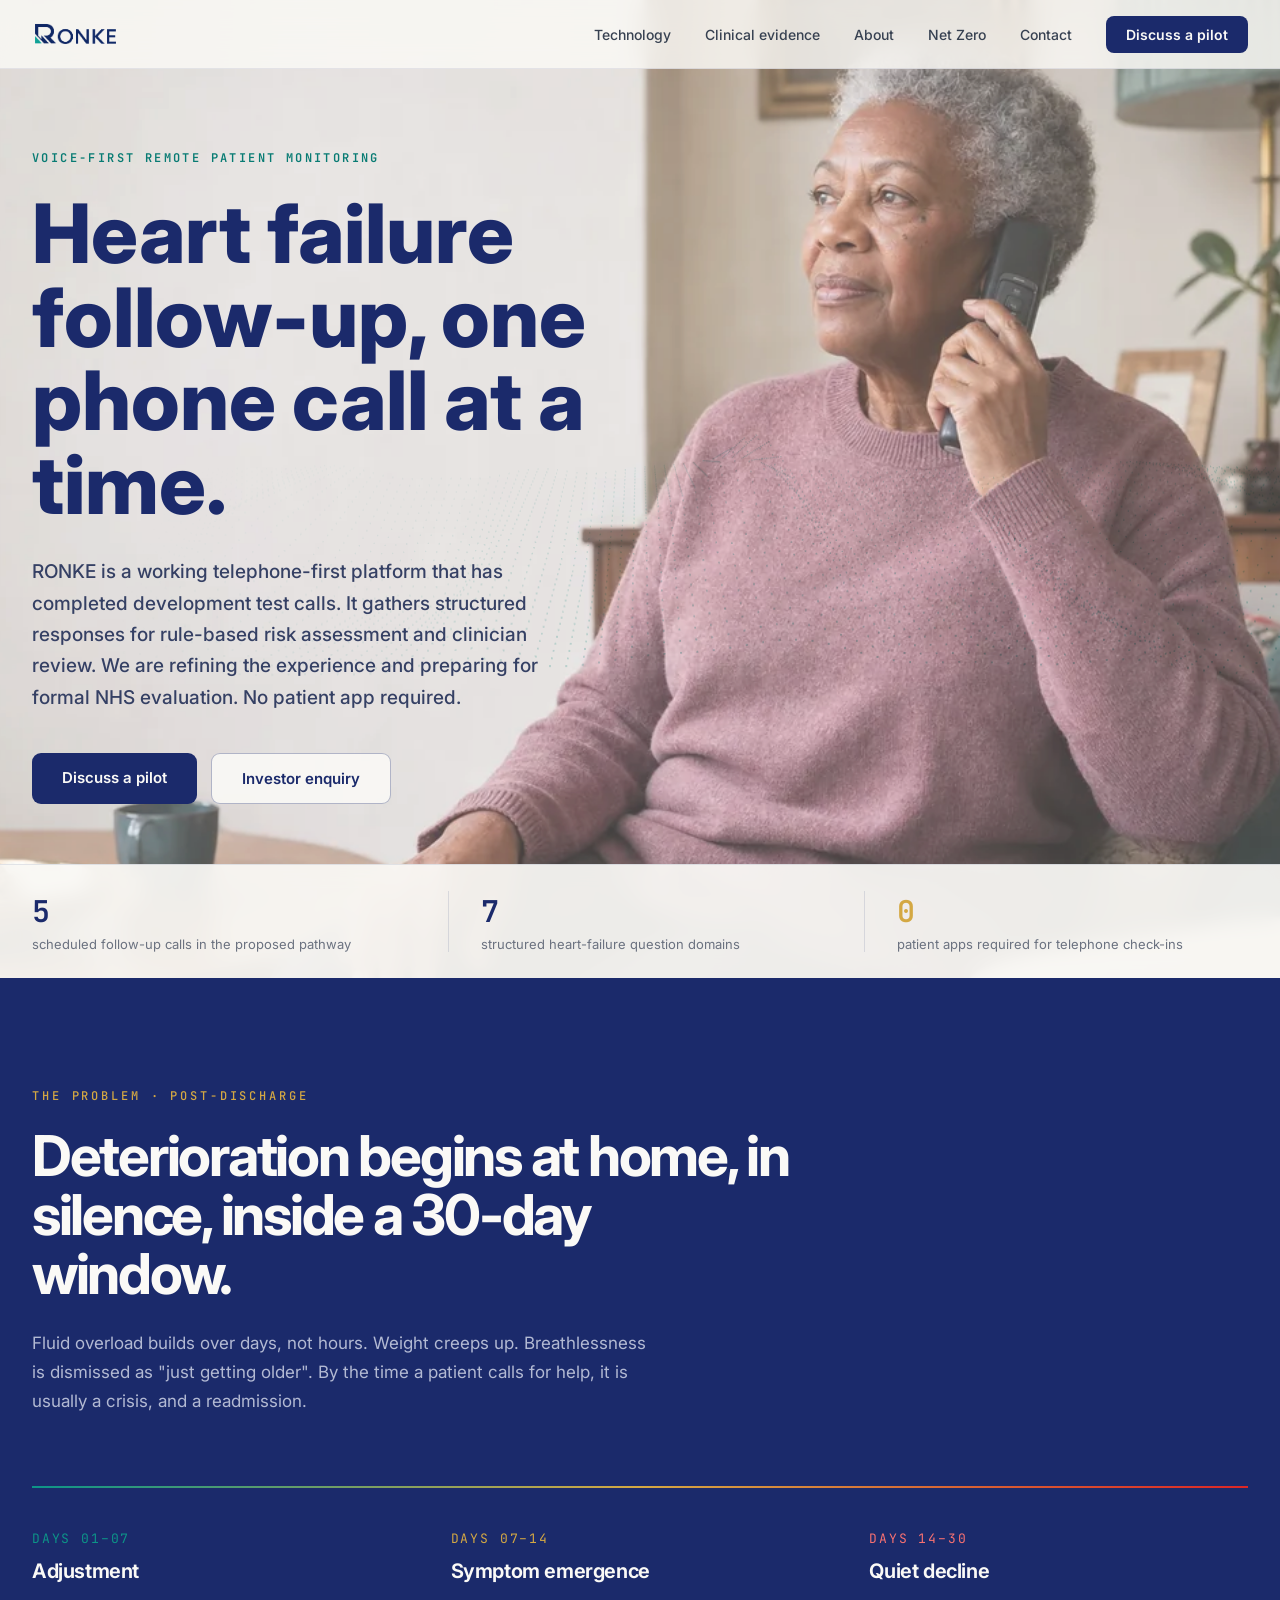
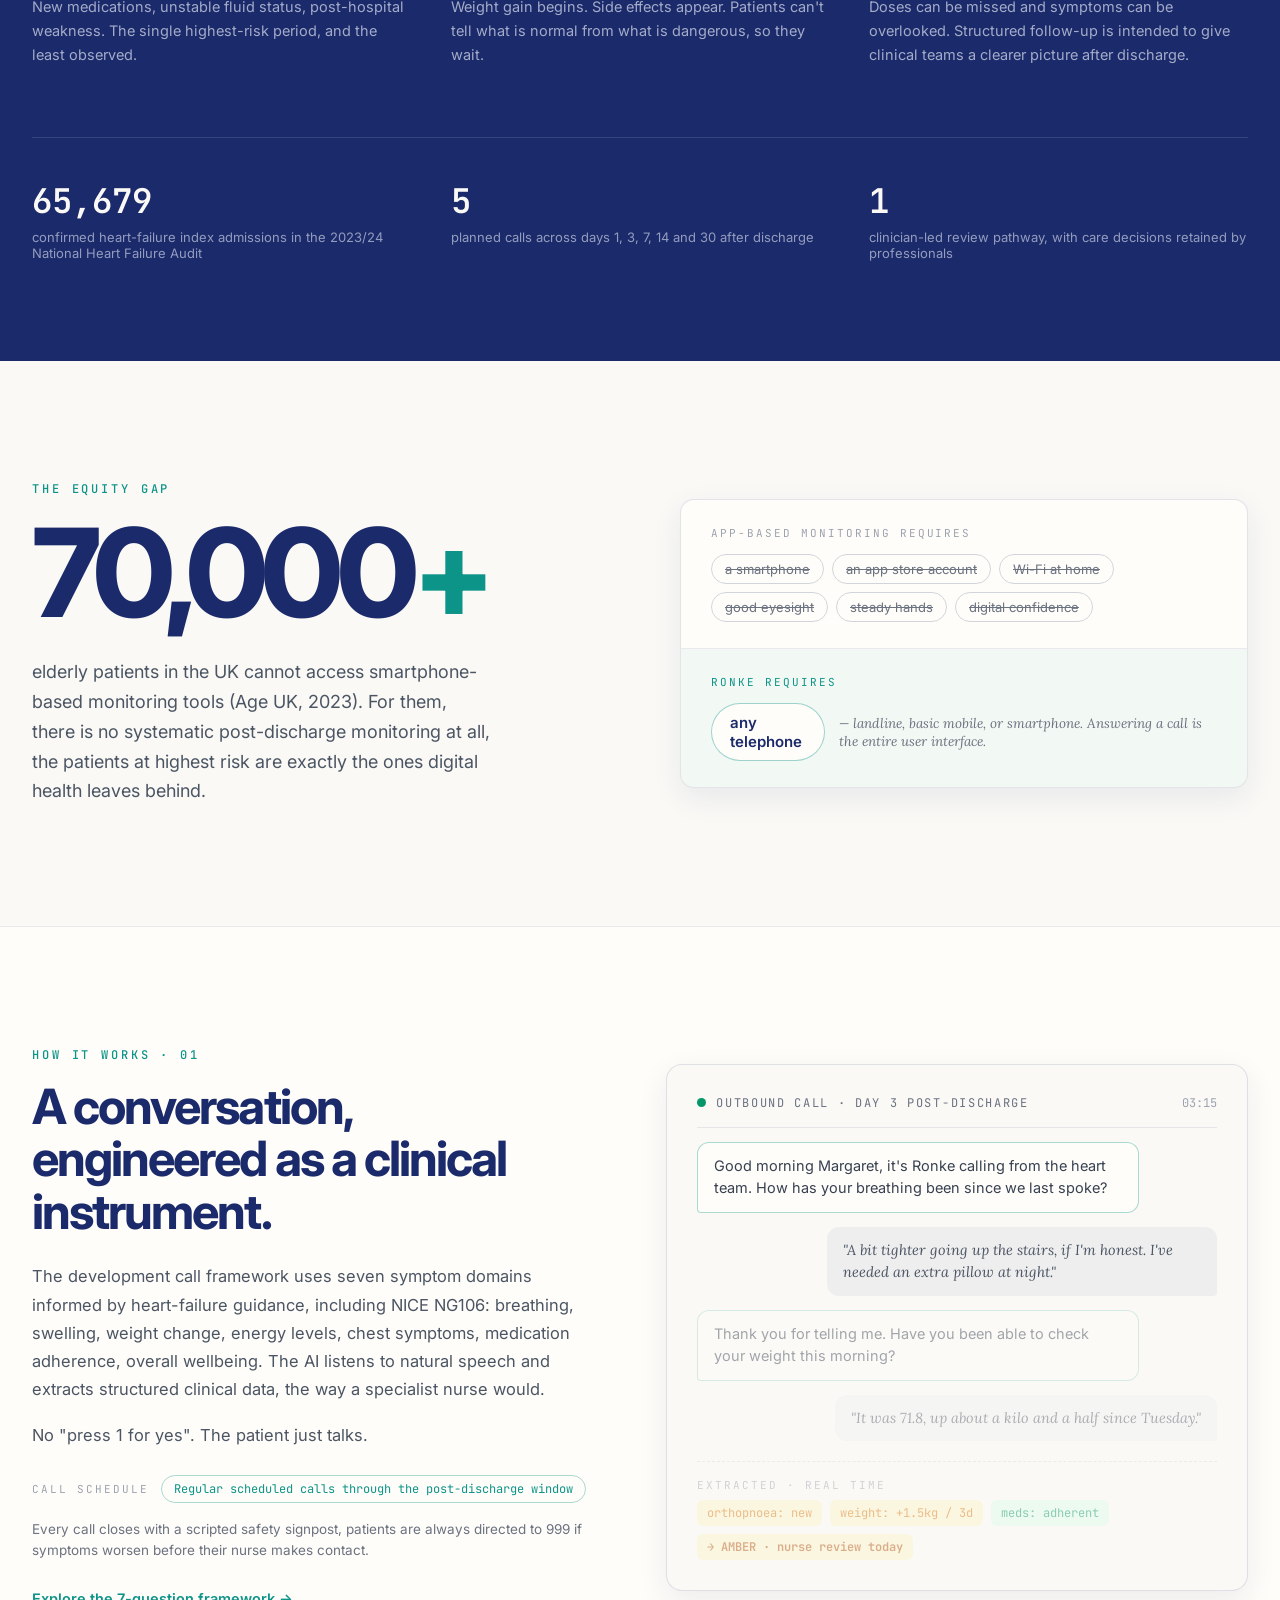
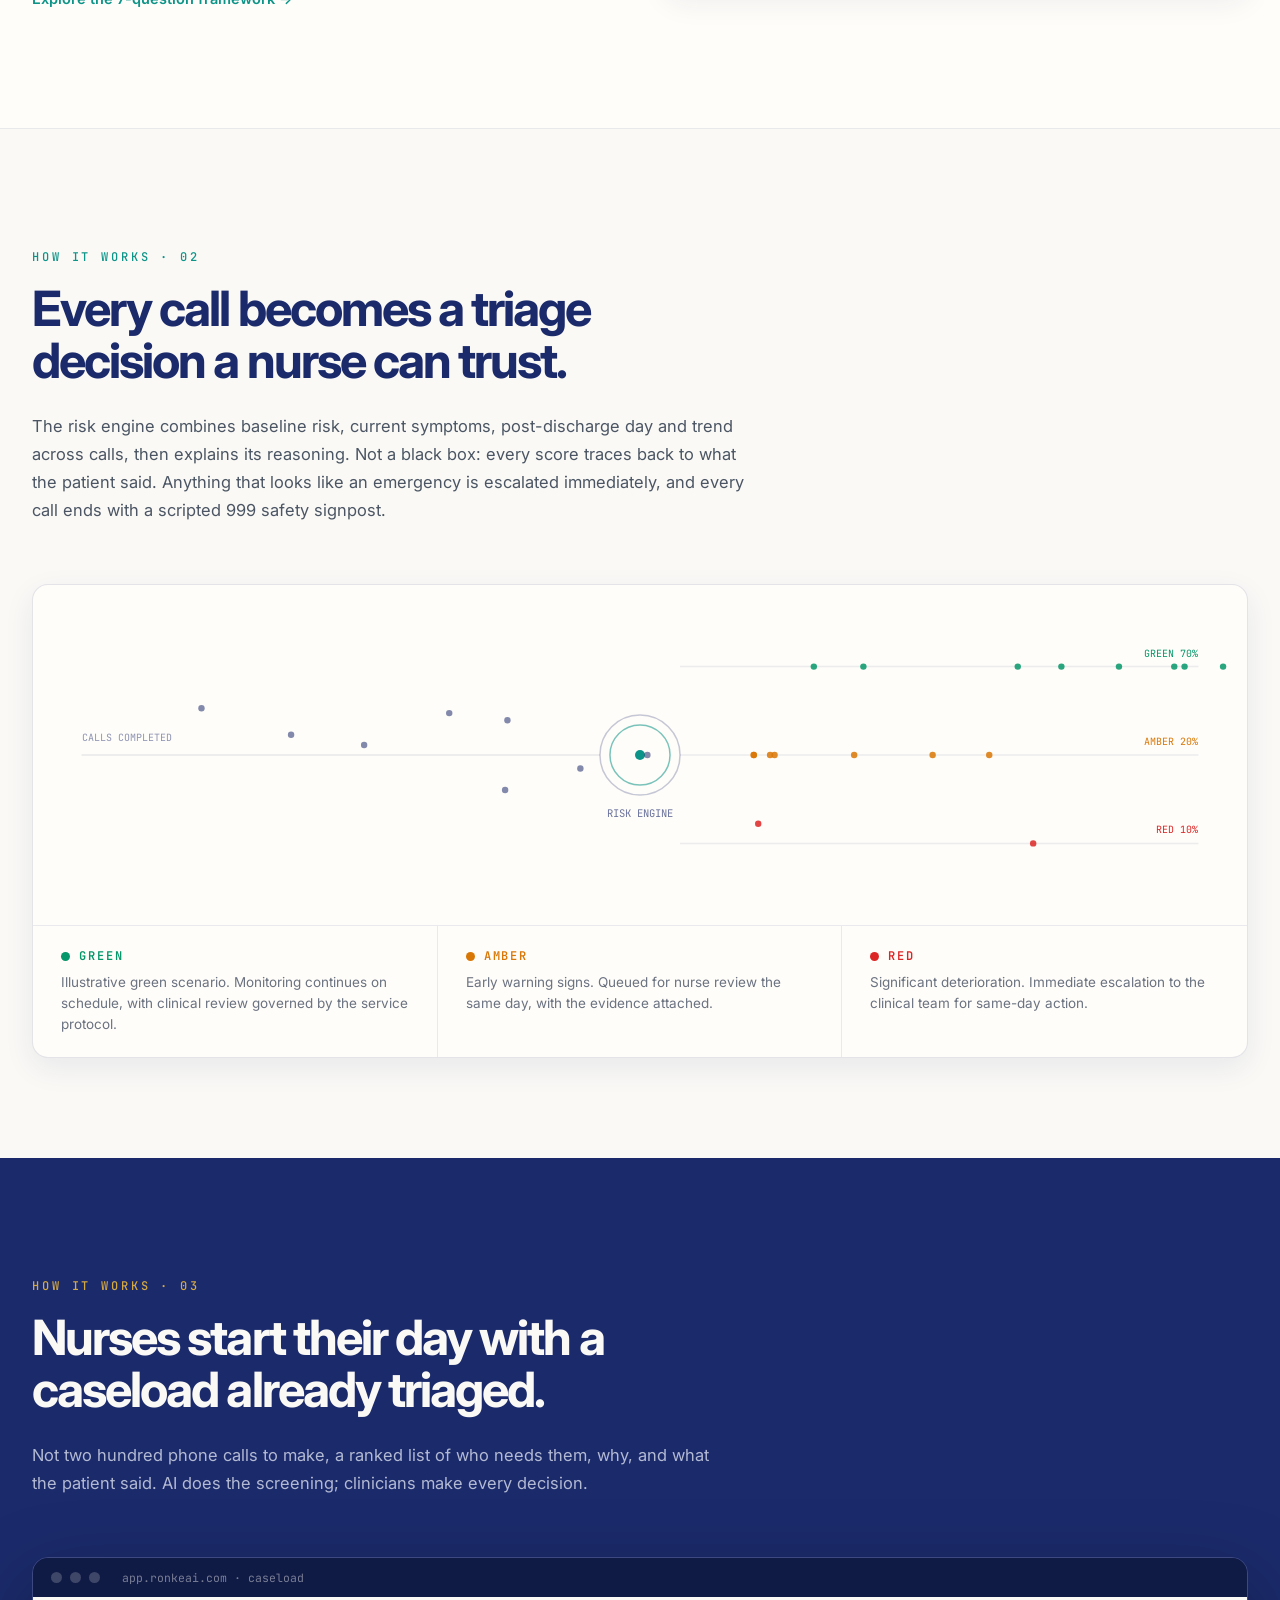
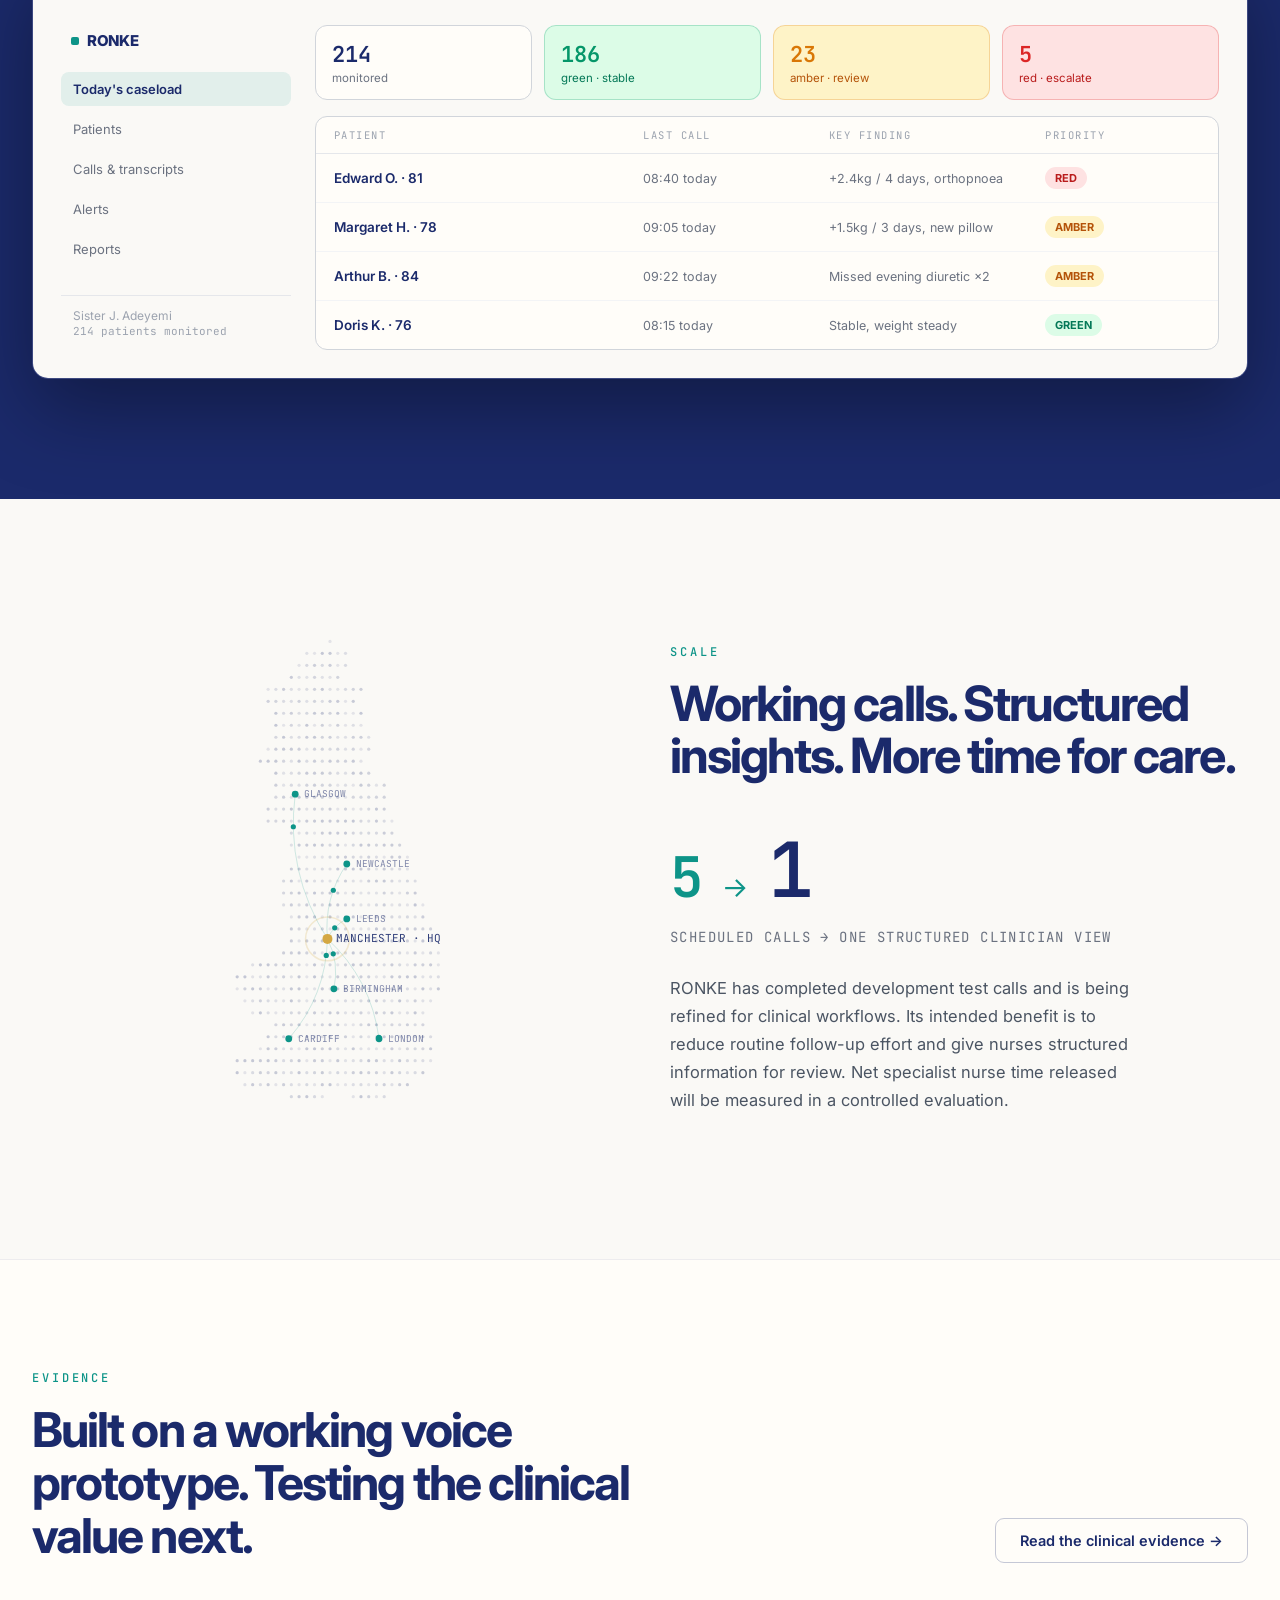
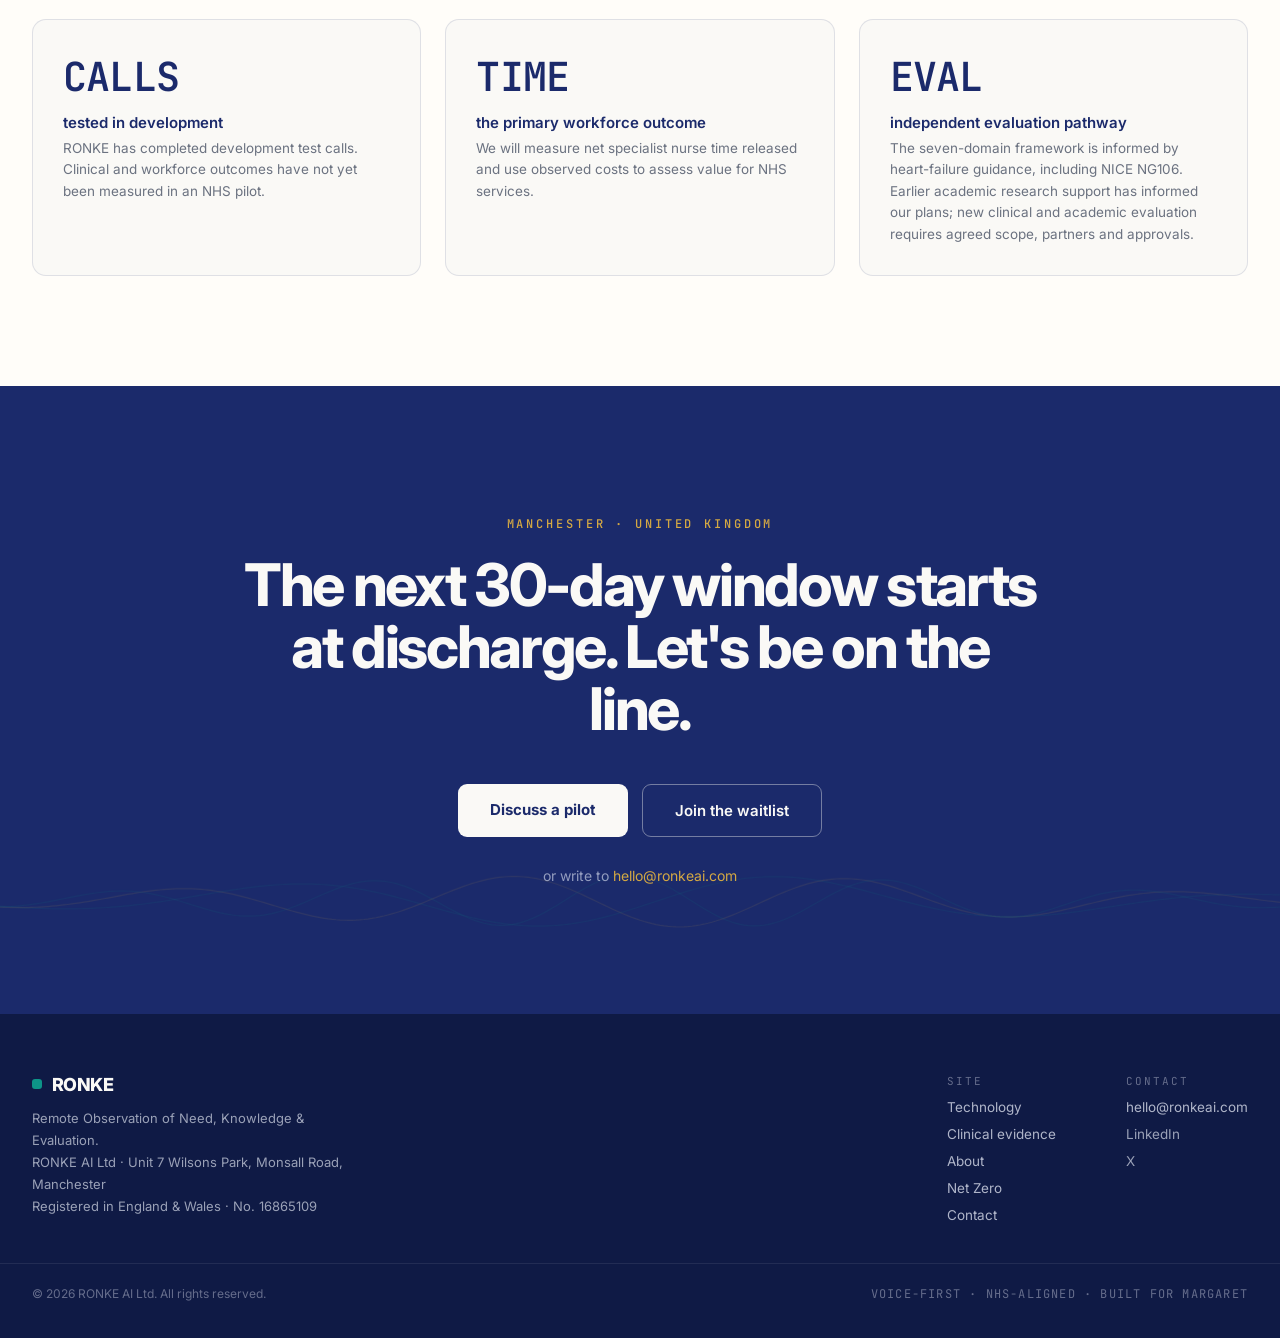
<file: index.html>
<!doctype html>
<html lang="en-GB">
<head>
<meta charset="utf-8">
<meta name="viewport" content="width=device-width, initial-scale=1">
<!-- Google tag (gtag.js) -->
<script async src="https://www.googletagmanager.com/gtag/js?id=G-WEREX5R5P1"></script>
<script>
  window.dataLayer = window.dataLayer || [];
  function gtag(){dataLayer.push(arguments);}
  gtag('js', new Date());
  gtag('config', 'G-WEREX5R5P1');
</script>
<title>RONKE AI — Voice-first remote monitoring for heart failure</title>
<meta name="description" content="RONKE AI is a working telephone-first heart failure monitoring platform. Development calls have been tested, with structured information and rule-based risk outputs designed for clinician review. No patient app required.">
<link rel="canonical" href="https://ronkeai.com/">
<meta name="theme-color" content="#FAF9F6">
<meta property="og:type" content="website">
<meta property="og:site_name" content="RONKE AI">
<meta property="og:title" content="RONKE AI — Voice-first remote monitoring for heart failure">
<meta property="og:description" content="Heart failure follow-up, one phone call at a time. A working voice-call prototype being refined for clinical evaluation. No patient app required.">
<meta property="og:url" content="https://ronkeai.com/">
<meta name="twitter:card" content="summary_large_image">
<meta name="twitter:image" content="https://ronkeai.com/assets/og.png">
<meta name="twitter:image:alt" content="RONKE AI — voice-first remote monitoring for heart failure">
<meta property="og:locale" content="en_GB">
<meta property="og:image" content="https://ronkeai.com/assets/og.png">
<meta property="og:image:secure_url" content="https://ronkeai.com/assets/og.png">
<meta property="og:image:type" content="image/png">
<meta property="og:image:width" content="1200">
<meta property="og:image:height" content="630">
<meta property="og:image:alt" content="RONKE AI — voice-first remote monitoring for heart failure">
<meta name="robots" content="index, follow, max-image-preview:large, max-snippet:-1">
<meta name="author" content="RONKE AI Ltd">
<link rel="icon" type="image/png" href="assets/ronke-mark-primary.png">
<link rel="preconnect" href="https://fonts.googleapis.com">
<link rel="preconnect" href="https://fonts.gstatic.com" crossorigin="anonymous">
<link href="https://fonts.googleapis.com/css2?family=Inter:wght@400;500;600;700;800&amp;family=Lora:ital,wght@0,400;0,500;1,400;1,500&amp;family=JetBrains+Mono:wght@400;500;600&amp;display=swap" rel="stylesheet">
<link rel="stylesheet" href="assets/styles.css">
<link rel="stylesheet" href="assets/home-hero.css">
<script type="application/ld+json">
{"@context":"https://schema.org","@graph":[
{"@type":"Organization","@id":"https://ronkeai.com/#org","name":"RONKE AI","legalName":"RONKE AI Ltd","url":"https://ronkeai.com/","logo":"https://ronkeai.com/assets/ronke-primary.png","image":"https://ronkeai.com/assets/og.png","description":"Voice-first remote monitoring for heart failure patients after hospital discharge.","email":"hello@ronkeai.com","foundingDate":"2025","founder":{"@type":"Person","name":"Stephen Owojori"},"address":{"@type":"PostalAddress","streetAddress":"Unit 7 Wilsons Park, Monsall Road","addressLocality":"Manchester","addressRegion":"Greater Manchester","addressCountry":"GB"},"areaServed":"GB"},
{"@type":"WebSite","@id":"https://ronkeai.com/#website","name":"RONKE AI","url":"https://ronkeai.com/","publisher":{"@id":"https://ronkeai.com/#org"},"inLanguage":"en-GB"}
]}
</script>
<script src="assets/three-0.160.0.min.js" defer></script>
</head>
<body>

<!-- ============ NAV ============ -->
<div style="position:fixed;top:0;left:0;right:0;z-index:90;background:rgba(250,249,246,.82);backdrop-filter:blur(14px);-webkit-backdrop-filter:blur(14px);border-bottom:1px solid rgba(27,42,107,.09)">
  <div style="max-width:1280px;margin:0 auto;padding:0 32px;height:68px;display:flex;align-items:center;justify-content:space-between">
    <a href="#top" style="display:flex;align-items:center;gap:10px">
      <img src="assets/ronke-primary.png" srcset="assets/ronke-primary.png 1x, assets/ronke-primary@2x.png 2x" alt="RONKE" style="height:26px;width:auto;display:block">
    </a>
    <div class="nav-links" style="display:flex;align-items:center;gap:34px">
      <a href="technology.html" style="font-size:14px;font-weight:500;color:#374151">Technology</a>
      <a href="clinical-evidence.html" style="font-size:14px;font-weight:500;color:#374151">Clinical evidence</a>
      <a href="about.html" style="font-size:14px;font-weight:500;color:#374151">About</a>
      <a href="net-zero.html" style="font-size:14px;font-weight:500;color:#374151">Net Zero</a>
      <a href="contact.html" style="font-size:14px;font-weight:500;color:#374151">Contact</a>
      <a href="contact.html" class="hv-teal-fill" style="background:#1B2A6B;color:#FAF9F6;font-size:14px;font-weight:600;padding:10px 20px;border-radius:8px">Discuss a pilot</a>
    </div>
  </div>
</div>

<!-- ============ HERO ============ -->
<div id="top" class="home-hero" style="position:relative;min-height:100vh;display:flex;flex-direction:column;justify-content:center;overflow:hidden;background:#FAF9F6">
  <img class="home-hero__photo" src="assets/home-hero-care-1280.webp" srcset="assets/home-hero-care-768.webp 768w, assets/home-hero-care-1280.webp 1280w, assets/home-hero-care-1672.webp 1672w" sizes="100vw" width="1672" height="941" fetchpriority="high" decoding="async" alt="Older woman at home listening to a follow-up care call on a cordless telephone">
  <div class="home-hero__text-field" aria-hidden="true"></div>
  <canvas id="hero-gl" aria-hidden="true" style="position:absolute;inset:0;width:100%;height:100%;display:block"></canvas>
  <div class="home-hero__content" style="position:relative;max-width:1280px;margin:0 auto;padding:150px 32px 60px;width:100%;box-sizing:border-box">
    <div style="font-family:'JetBrains Mono',monospace;font-size:12px;letter-spacing:.24em;color:#0D9488;font-weight:500;margin-bottom:26px">VOICE-FIRST REMOTE PATIENT MONITORING</div>
    <h1 style="margin:0;font-size:clamp(48px,6.4vw,88px);line-height:1.02;letter-spacing:-.045em;font-weight:750;color:#1B2A6B;max-width:900px">Heart failure follow-up, one phone call at a time.</h1>
    <p style="margin:30px 0 0;font-size:19px;line-height:1.65;max-width:620px;color:#4b5563">RONKE is a working telephone-first platform that has completed development test calls. It gathers structured responses for rule-based risk assessment and clinician review. We are refining the experience and preparing for formal NHS evaluation. No patient app required.</p>
    <div style="display:flex;gap:14px;margin-top:40px;flex-wrap:wrap">
      <a href="contact.html" class="hv-teal-fill" style="background:#1B2A6B;color:#FAF9F6;font-size:15px;font-weight:600;padding:15px 30px;border-radius:9px;display:inline-block">Discuss a pilot</a>
      <a href="contact.html#investors" class="hv-outline-teal" style="border:1px solid rgba(27,42,107,.32);color:#1B2A6B;font-size:15px;font-weight:600;padding:15px 30px;border-radius:9px;display:inline-block;background:rgba(255,253,249,.6)">Investor enquiry</a>
    </div>
  </div>
  <div class="home-hero__metrics" style="position:relative;border-top:1px solid rgba(27,42,107,.1);background:rgba(250,249,246,.7);backdrop-filter:blur(6px)">
    <div class="grid-3" style="max-width:1280px;margin:0 auto;padding:26px 32px;display:grid;grid-template-columns:repeat(3,1fr);gap:32px">
      <div style="display:flex;flex-direction:column;gap:5px">
        <span style="font-family:'JetBrains Mono',monospace;font-size:30px;font-weight:600;color:#1B2A6B;letter-spacing:-.02em">5</span>
        <span style="font-size:13px;color:#6b7280">scheduled follow-up calls in the proposed pathway</span>
      </div>
      <div style="display:flex;flex-direction:column;gap:5px;border-left:1px solid rgba(27,42,107,.12);padding-left:32px">
        <span style="font-family:'JetBrains Mono',monospace;font-size:30px;font-weight:600;color:#1B2A6B;letter-spacing:-.02em">7</span>
        <span style="font-size:13px;color:#6b7280">structured heart-failure question domains</span>
      </div>
      <div style="display:flex;flex-direction:column;gap:5px;border-left:1px solid rgba(27,42,107,.12);padding-left:32px">
        <span style="font-family:'JetBrains Mono',monospace;font-size:30px;font-weight:600;color:#D4A843;letter-spacing:-.02em">0</span>
        <span style="font-size:13px;color:#6b7280">patient apps required for telephone check-ins</span>
      </div>
    </div>
  </div>
</div>

<!-- ============ 30-DAY WINDOW ============ -->
<div style="background:#1B2A6B;color:#E5E9F5;position:relative;overflow:hidden">
  <div style="max-width:1280px;margin:0 auto;padding:110px 32px 100px">
    <div style="font-family:'JetBrains Mono',monospace;font-size:12px;letter-spacing:.24em;color:#D4A843;font-weight:500;margin-bottom:22px">THE PROBLEM · POST-DISCHARGE</div>
    <h2 style="margin:0;font-size:clamp(36px,4.4vw,60px);line-height:1.05;letter-spacing:-.04em;font-weight:720;color:#FAF9F6;max-width:760px">Deterioration begins at home, in silence, inside a 30-day window.</h2>
    <p style="margin:26px 0 0;font-size:17px;line-height:1.7;max-width:620px;color:rgba(229,233,245,.75)">Fluid overload builds over days, not hours. Weight creeps up. Breathlessness is dismissed as "just getting older". By the time a patient calls for help, it is usually a crisis, and a readmission.</p>
    <div style="margin-top:70px;position:relative">
      <div style="position:absolute;top:0;left:0;right:0;height:2px;background:rgba(250,249,246,.14)">
        <div id="window-fill" style="height:2px;width:0%;background:linear-gradient(90deg,#0D9488,#D4A843,#DC2626);transition:width 2.4s cubic-bezier(.22,1,.36,1)"></div>
      </div>
      <div class="grid-3" style="display:grid;grid-template-columns:repeat(3,1fr);gap:40px;padding-top:44px">
        <div style="display:flex;flex-direction:column;gap:12px">
          <span style="font-family:'JetBrains Mono',monospace;font-size:13px;color:#0D9488;letter-spacing:.14em">DAYS 01–07</span>
          <span style="font-size:20px;font-weight:650;color:#FAF9F6;letter-spacing:-.02em">Adjustment</span>
          <span style="font-size:14.5px;line-height:1.65;color:rgba(229,233,245,.68)">New medications, unstable fluid status, post-hospital weakness. The single highest-risk period, and the least observed.</span>
        </div>
        <div style="display:flex;flex-direction:column;gap:12px">
          <span style="font-family:'JetBrains Mono',monospace;font-size:13px;color:#D4A843;letter-spacing:.14em">DAYS 07–14</span>
          <span style="font-size:20px;font-weight:650;color:#FAF9F6;letter-spacing:-.02em">Symptom emergence</span>
          <span style="font-size:14.5px;line-height:1.65;color:rgba(229,233,245,.68)">Weight gain begins. Side effects appear. Patients can't tell what is normal from what is dangerous, so they wait.</span>
        </div>
        <div style="display:flex;flex-direction:column;gap:12px">
          <span style="font-family:'JetBrains Mono',monospace;font-size:13px;color:#f87171;letter-spacing:.14em">DAYS 14–30</span>
          <span style="font-size:20px;font-weight:650;color:#FAF9F6;letter-spacing:-.02em">Quiet decline</span>
          <span style="font-size:14.5px;line-height:1.65;color:rgba(229,233,245,.68)">Doses can be missed and symptoms can be overlooked. Structured follow-up is intended to give clinical teams a clearer picture after discharge.</span>
        </div>
      </div>
    </div>
    <div class="grid-3" style="margin-top:70px;display:grid;grid-template-columns:repeat(3,1fr);gap:40px;border-top:1px solid rgba(250,249,246,.12);padding-top:40px">
      <div><span data-count="65679" style="font-family:'JetBrains Mono',monospace;font-size:34px;font-weight:600;color:#FAF9F6">65,679</span><div style="font-size:13px;color:rgba(229,233,245,.6);margin-top:6px">confirmed heart-failure index admissions in the 2023/24 National Heart Failure Audit</div></div>
      <div><span data-count="5" style="font-family:'JetBrains Mono',monospace;font-size:34px;font-weight:600;color:#FAF9F6">5</span><div style="font-size:13px;color:rgba(229,233,245,.6);margin-top:6px">planned calls across days 1, 3, 7, 14 and 30 after discharge</div></div>
      <div><span data-count="1" style="font-family:'JetBrains Mono',monospace;font-size:34px;font-weight:600;color:#FAF9F6">1</span><div style="font-size:13px;color:rgba(229,233,245,.6);margin-top:6px">clinician-led review pathway, with care decisions retained by professionals</div></div>
    </div>
  </div>
</div>

<!-- ============ THE 60% ============ -->
<div style="background:#FAF9F6;border-bottom:1px solid rgba(27,42,107,.08)">
  <div class="grid-2" style="max-width:1280px;margin:0 auto;padding:120px 32px;display:grid;grid-template-columns:1fr 1fr;gap:80px;align-items:center">
    <div>
      <div style="font-family:'JetBrains Mono',monospace;font-size:12px;letter-spacing:.24em;color:#0D9488;font-weight:500;margin-bottom:18px">THE EQUITY GAP</div>
      <div style="font-size:clamp(84px,9.6vw,150px);line-height:.95;font-weight:800;letter-spacing:-.05em;color:#1B2A6B">70,000<span style="color:#0D9488">+</span></div>
      <p style="margin:26px 0 0;font-size:18px;line-height:1.65;color:#4b5563;max-width:460px">elderly patients in the UK cannot access smartphone-based monitoring tools (Age UK, 2023). For them, there is no systematic post-discharge monitoring at all, the patients at highest risk are exactly the ones digital health leaves behind.</p>
    </div>
    <div style="display:flex;flex-direction:column;gap:0;border:1px solid rgba(27,42,107,.12);border-radius:14px;overflow:hidden;background:#FFFDF9;box-shadow:0 10px 30px rgba(27,42,107,.08)">
      <div style="padding:26px 30px;border-bottom:1px solid rgba(27,42,107,.09)">
        <div style="font-family:'JetBrains Mono',monospace;font-size:11px;letter-spacing:.18em;color:#9ca3af;margin-bottom:14px">APP-BASED MONITORING REQUIRES</div>
        <div style="display:flex;flex-wrap:wrap;gap:8px">
          <span style="font-size:13px;color:#6b7280;border:1px solid #d1d5db;border-radius:999px;padding:6px 13px;text-decoration:line-through">a smartphone</span>
          <span style="font-size:13px;color:#6b7280;border:1px solid #d1d5db;border-radius:999px;padding:6px 13px;text-decoration:line-through">an app store account</span>
          <span style="font-size:13px;color:#6b7280;border:1px solid #d1d5db;border-radius:999px;padding:6px 13px;text-decoration:line-through">Wi-Fi at home</span>
          <span style="font-size:13px;color:#6b7280;border:1px solid #d1d5db;border-radius:999px;padding:6px 13px;text-decoration:line-through">good eyesight</span>
          <span style="font-size:13px;color:#6b7280;border:1px solid #d1d5db;border-radius:999px;padding:6px 13px;text-decoration:line-through">steady hands</span>
          <span style="font-size:13px;color:#6b7280;border:1px solid #d1d5db;border-radius:999px;padding:6px 13px;text-decoration:line-through">digital confidence</span>
        </div>
      </div>
      <div style="padding:26px 30px;background:rgba(13,148,136,.05)">
        <div style="font-family:'JetBrains Mono',monospace;font-size:11px;letter-spacing:.18em;color:#0D9488;margin-bottom:14px">RONKE REQUIRES</div>
        <div style="display:flex;align-items:center;gap:14px">
          <span style="font-size:15px;font-weight:600;color:#1B2A6B;border:1px solid rgba(13,148,136,.4);background:#FFFDF9;border-radius:999px;padding:9px 18px">any telephone</span>
          <span style="font-size:13.5px;color:#6b7280;font-family:'Lora',serif;font-style:italic">— landline, basic mobile, or smartphone. Answering a call is the entire user interface.</span>
        </div>
      </div>
    </div>
  </div>
</div>

<!-- ============ THE CALL ============ -->
<div style="background:#FFFDF9">
  <div class="grid-2" style="max-width:1280px;margin:0 auto;padding:120px 32px;display:grid;grid-template-columns:1fr 1.05fr;gap:80px;align-items:center">
    <div>
      <div style="font-family:'JetBrains Mono',monospace;font-size:12px;letter-spacing:.24em;color:#0D9488;font-weight:500;margin-bottom:18px">HOW IT WORKS · 01</div>
      <h2 style="margin:0;font-size:clamp(32px,3.8vw,52px);line-height:1.08;letter-spacing:-.04em;font-weight:720;color:#1B2A6B">A conversation, engineered as a clinical instrument.</h2>
      <p style="margin:24px 0 0;font-size:16.5px;line-height:1.7;color:#4b5563">The development call framework uses seven symptom domains informed by heart-failure guidance, including NICE NG106: breathing, swelling, weight change, energy levels, chest symptoms, medication adherence, overall wellbeing. The AI listens to natural speech and extracts structured clinical data, the way a specialist nurse would.</p>
      <p style="margin:18px 0 0;font-size:16.5px;line-height:1.7;color:#4b5563">No "press 1 for yes". The patient just talks.</p>
      <div style="display:flex;align-items:center;gap:8px;margin-top:26px;flex-wrap:wrap"><span style="font-family:'JetBrains Mono',monospace;font-size:11px;letter-spacing:.18em;color:#9ca3af;margin-right:4px">CALL SCHEDULE</span><span style="font-family:'JetBrains Mono',monospace;font-size:12px;color:#0D9488;border:1px solid rgba(13,148,136,.35);border-radius:999px;padding:5px 12px">Regular scheduled calls through the post-discharge window</span></div>
      <p style="margin:16px 0 0;font-size:13.5px;line-height:1.6;color:#6b7280">Every call closes with a scripted safety signpost, patients are always directed to 999 if symptoms worsen before their nurse makes contact.</p>
      <a href="technology.html" style="display:inline-block;margin-top:28px;font-size:14.5px;font-weight:600">Explore the 7-question framework →</a>
    </div>
    <div id="transcript" style="border:1px solid rgba(27,42,107,.12);border-radius:16px;background:#FAF9F6;box-shadow:0 10px 30px rgba(27,42,107,.08);padding:30px;display:flex;flex-direction:column;gap:14px">
      <div style="display:flex;align-items:center;gap:10px;padding-bottom:16px;border-bottom:1px solid rgba(27,42,107,.09)">
        <span style="width:9px;height:9px;border-radius:50%;background:#059669;display:inline-block"></span>
        <span style="font-family:'JetBrains Mono',monospace;font-size:12px;letter-spacing:.14em;color:#6b7280">OUTBOUND CALL · DAY 3 POST-DISCHARGE</span>
        <span id="call-timer" style="margin-left:auto;font-family:'JetBrains Mono',monospace;font-size:12px;color:#9ca3af">03:12</span>
      </div>
      <div data-q="0" style="align-self:flex-start;max-width:85%;background:#FFFDF9;border:1px solid rgba(13,148,136,.35);border-radius:12px 12px 12px 4px;padding:12px 16px;font-size:14.5px;line-height:1.55;color:#374151;opacity:.45;transition:opacity .5s,border-color .5s">Good morning Margaret, it's Ronke calling from the heart team. How has your breathing been since we last spoke?</div>
      <div data-q="1" style="align-self:flex-end;max-width:75%;background:rgba(27,42,107,.05);border-radius:12px 12px 4px 12px;padding:12px 16px;font-size:14.5px;line-height:1.55;color:#4b5563;font-family:'Lora',serif;font-style:italic;opacity:.45;transition:opacity .5s">"A bit tighter going up the stairs, if I'm honest. I've needed an extra pillow at night."</div>
      <div data-q="2" style="align-self:flex-start;max-width:85%;background:#FFFDF9;border:1px solid rgba(13,148,136,.35);border-radius:12px 12px 12px 4px;padding:12px 16px;font-size:14.5px;line-height:1.55;color:#374151;opacity:.45;transition:opacity .5s,border-color .5s">Thank you for telling me. Have you been able to check your weight this morning?</div>
      <div data-q="3" style="align-self:flex-end;max-width:75%;background:rgba(27,42,107,.05);border-radius:12px 12px 4px 12px;padding:12px 16px;font-size:14.5px;line-height:1.55;color:#4b5563;font-family:'Lora',serif;font-style:italic;opacity:.45;transition:opacity .5s">"It was 71.8, up about a kilo and a half since Tuesday."</div>
      <div data-q="4" style="display:flex;flex-direction:column;gap:8px;margin-top:6px;border-top:1px dashed rgba(27,42,107,.15);padding-top:16px;opacity:.45;transition:opacity .5s">
        <div style="font-family:'JetBrains Mono',monospace;font-size:11px;letter-spacing:.18em;color:#9ca3af">EXTRACTED · REAL TIME</div>
        <div style="display:flex;flex-wrap:wrap;gap:8px">
          <span style="font-family:'JetBrains Mono',monospace;font-size:12px;color:#D97706;background:#FEF3C7;border-radius:6px;padding:5px 10px">orthopnoea: new</span>
          <span style="font-family:'JetBrains Mono',monospace;font-size:12px;color:#D97706;background:#FEF3C7;border-radius:6px;padding:5px 10px">weight: +1.5kg / 3d</span>
          <span style="font-family:'JetBrains Mono',monospace;font-size:12px;color:#059669;background:#DCFCE7;border-radius:6px;padding:5px 10px">meds: adherent</span>
          <span style="font-family:'JetBrains Mono',monospace;font-size:12px;color:#B45309;background:#FEF3C7;border-radius:6px;padding:5px 10px;font-weight:600">→ AMBER · nurse review today</span>
        </div>
      </div>
    </div>
  </div>
</div>

<!-- ============ RISK ENGINE ============ -->
<div style="background:#FAF9F6;border-top:1px solid rgba(27,42,107,.08)">
  <div style="max-width:1280px;margin:0 auto;padding:120px 32px 100px">
    <div style="max-width:720px">
      <div style="font-family:'JetBrains Mono',monospace;font-size:12px;letter-spacing:.24em;color:#0D9488;font-weight:500;margin-bottom:18px">HOW IT WORKS · 02</div>
      <h2 style="margin:0;font-size:clamp(32px,3.8vw,52px);line-height:1.08;letter-spacing:-.04em;font-weight:720;color:#1B2A6B">Every call becomes a triage decision a nurse can trust.</h2>
      <p style="margin:24px 0 0;font-size:16.5px;line-height:1.7;color:#4b5563">The risk engine combines baseline risk, current symptoms, post-discharge day and trend across calls, then explains its reasoning. Not a black box: every score traces back to what the patient said. Anything that looks like an emergency is escalated immediately, and every call ends with a scripted 999 safety signpost.</p>
    </div>
    <div style="margin-top:60px;border:1px solid rgba(27,42,107,.12);border-radius:16px;background:#FFFDF9;box-shadow:0 10px 30px rgba(27,42,107,.08);overflow:hidden">
      <canvas id="triage-gl" style="display:block;width:100%;height:340px"></canvas>
      <div class="grid-3" style="display:grid;grid-template-columns:repeat(3,1fr);border-top:1px solid rgba(27,42,107,.09)">
        <div style="padding:22px 28px;border-right:1px solid rgba(27,42,107,.09)">
          <div style="display:flex;align-items:center;gap:9px"><span style="width:9px;height:9px;border-radius:50%;background:#059669"></span><span style="font-family:'JetBrains Mono',monospace;font-size:12px;letter-spacing:.16em;color:#059669;font-weight:600">GREEN</span></div>
          <div style="font-size:13.5px;color:#6b7280;margin-top:8px;line-height:1.55">Illustrative green scenario. Monitoring continues on schedule, with clinical review governed by the service protocol.</div>
        </div>
        <div style="padding:22px 28px;border-right:1px solid rgba(27,42,107,.09)">
          <div style="display:flex;align-items:center;gap:9px"><span style="width:9px;height:9px;border-radius:50%;background:#D97706"></span><span style="font-family:'JetBrains Mono',monospace;font-size:12px;letter-spacing:.16em;color:#D97706;font-weight:600">AMBER</span></div>
          <div style="font-size:13.5px;color:#6b7280;margin-top:8px;line-height:1.55">Early warning signs. Queued for nurse review the same day, with the evidence attached.</div>
        </div>
        <div style="padding:22px 28px">
          <div style="display:flex;align-items:center;gap:9px"><span style="width:9px;height:9px;border-radius:50%;background:#DC2626"></span><span style="font-family:'JetBrains Mono',monospace;font-size:12px;letter-spacing:.16em;color:#DC2626;font-weight:600">RED</span></div>
          <div style="font-size:13.5px;color:#6b7280;margin-top:8px;line-height:1.55">Significant deterioration. Immediate escalation to the clinical team for same-day action.</div>
        </div>
      </div>
    </div>
  </div>
</div>

<!-- ============ DASHBOARD ============ -->
<div style="background:#1B2A6B;position:relative;overflow:hidden">
  <div style="max-width:1280px;margin:0 auto;padding:120px 32px">
    <div style="max-width:700px;margin-bottom:60px">
      <div style="font-family:'JetBrains Mono',monospace;font-size:12px;letter-spacing:.24em;color:#D4A843;font-weight:500;margin-bottom:18px">HOW IT WORKS · 03</div>
      <h2 style="margin:0;font-size:clamp(32px,3.8vw,52px);line-height:1.08;letter-spacing:-.04em;font-weight:720;color:#FAF9F6">Nurses start their day with a caseload already triaged.</h2>
      <p style="margin:24px 0 0;font-size:16.5px;line-height:1.7;color:rgba(229,233,245,.75)">Not two hundred phone calls to make, a ranked list of who needs them, why, and what the patient said. AI does the screening; clinicians make every decision.</p>
    </div>
    <div style="border-radius:16px;overflow:hidden;box-shadow:0 30px 80px rgba(0,0,0,.35);border:1px solid rgba(250,249,246,.15)">
      <div style="background:#0f1a45;padding:12px 18px;display:flex;align-items:center;gap:8px">
        <span style="width:11px;height:11px;border-radius:50%;background:rgba(250,249,246,.2)"></span>
        <span style="width:11px;height:11px;border-radius:50%;background:rgba(250,249,246,.2)"></span>
        <span style="width:11px;height:11px;border-radius:50%;background:rgba(250,249,246,.2)"></span>
        <span style="margin-left:14px;font-family:'JetBrains Mono',monospace;font-size:11.5px;color:rgba(250,249,246,.45)">app.ronkeai.com · caseload</span>
      </div>
      <div style="background:#FAF9F6;padding:28px;display:grid;grid-template-columns:230px 1fr;gap:24px">
        <div style="display:flex;flex-direction:column;gap:6px">
          <div style="font-weight:800;font-size:15px;color:#1B2A6B;letter-spacing:-.02em;padding:6px 10px;display:flex;align-items:center;gap:8px"><span style="width:8px;height:8px;border-radius:2px;background:#0D9488"></span>RONKE</div>
          <div style="font-size:13px;font-weight:600;color:#1B2A6B;background:rgba(13,148,136,.1);border-radius:8px;padding:9px 12px;margin-top:10px">Today's caseload</div>
          <div style="font-size:13px;color:#6b7280;padding:9px 12px">Patients</div>
          <div style="font-size:13px;color:#6b7280;padding:9px 12px">Calls &amp; transcripts</div>
          <div style="font-size:13px;color:#6b7280;padding:9px 12px">Alerts</div>
          <div style="font-size:13px;color:#6b7280;padding:9px 12px">Reports</div>
          <div style="margin-top:auto;border-top:1px solid #e5e7eb;padding:12px;font-size:12px;color:#9ca3af">Sister J. Adeyemi<br><span style="font-family:'JetBrains Mono',monospace;font-size:11px">214 patients monitored</span></div>
        </div>
        <div style="display:flex;flex-direction:column;gap:16px">
          <div class="grid-4" style="display:grid;grid-template-columns:repeat(4,1fr);gap:12px">
            <div style="background:#FFFDF9;border:1px solid #d1d5db;border-radius:12px;padding:14px 16px"><div style="font-family:'JetBrains Mono',monospace;font-size:22px;font-weight:600;color:#1B2A6B">214</div><div style="font-size:11.5px;color:#6b7280;margin-top:2px">monitored</div></div>
            <div style="background:#DCFCE7;border:1px solid rgba(5,150,105,.25);border-radius:12px;padding:14px 16px"><div style="font-family:'JetBrains Mono',monospace;font-size:22px;font-weight:600;color:#059669">186</div><div style="font-size:11.5px;color:#047857;margin-top:2px">green · stable</div></div>
            <div style="background:#FEF3C7;border:1px solid rgba(217,119,6,.25);border-radius:12px;padding:14px 16px"><div style="font-family:'JetBrains Mono',monospace;font-size:22px;font-weight:600;color:#D97706">23</div><div style="font-size:11.5px;color:#B45309;margin-top:2px">amber · review</div></div>
            <div style="background:#FEE2E2;border:1px solid rgba(220,38,38,.25);border-radius:12px;padding:14px 16px"><div style="font-family:'JetBrains Mono',monospace;font-size:22px;font-weight:600;color:#DC2626">5</div><div style="font-size:11.5px;color:#B91C1C;margin-top:2px">red · escalate</div></div>
          </div>
          <div style="background:#FFFDF9;border:1px solid #d1d5db;border-radius:12px;overflow:hidden">
            <div style="display:grid;grid-template-columns:2fr 1.2fr 1.4fr 1fr;padding:11px 18px;border-bottom:1px solid #e5e7eb;font-family:'JetBrains Mono',monospace;font-size:10.5px;letter-spacing:.14em;color:#9ca3af"><span>PATIENT</span><span>LAST CALL</span><span>KEY FINDING</span><span>PRIORITY</span></div>
            <div style="display:grid;grid-template-columns:2fr 1.2fr 1.4fr 1fr;padding:13px 18px;border-bottom:1px solid #f3f4f6;align-items:center"><span style="font-size:13.5px;font-weight:600;color:#1B2A6B">Edward O. · 81</span><span style="font-size:12.5px;color:#6b7280">08:40 today</span><span style="font-size:12.5px;color:#6b7280">+2.4kg / 4 days, orthopnoea</span><span style="font-size:11px;font-weight:700;color:#B91C1C;background:#FEE2E2;border-radius:999px;padding:4px 10px;justify-self:start">RED</span></div>
            <div style="display:grid;grid-template-columns:2fr 1.2fr 1.4fr 1fr;padding:13px 18px;border-bottom:1px solid #f3f4f6;align-items:center"><span style="font-size:13.5px;font-weight:600;color:#1B2A6B">Margaret H. · 78</span><span style="font-size:12.5px;color:#6b7280">09:05 today</span><span style="font-size:12.5px;color:#6b7280">+1.5kg / 3 days, new pillow</span><span style="font-size:11px;font-weight:700;color:#B45309;background:#FEF3C7;border-radius:999px;padding:4px 10px;justify-self:start">AMBER</span></div>
            <div style="display:grid;grid-template-columns:2fr 1.2fr 1.4fr 1fr;padding:13px 18px;border-bottom:1px solid #f3f4f6;align-items:center"><span style="font-size:13.5px;font-weight:600;color:#1B2A6B">Arthur B. · 84</span><span style="font-size:12.5px;color:#6b7280">09:22 today</span><span style="font-size:12.5px;color:#6b7280">Missed evening diuretic ×2</span><span style="font-size:11px;font-weight:700;color:#B45309;background:#FEF3C7;border-radius:999px;padding:4px 10px;justify-self:start">AMBER</span></div>
            <div style="display:grid;grid-template-columns:2fr 1.2fr 1.4fr 1fr;padding:13px 18px;align-items:center"><span style="font-size:13.5px;font-weight:600;color:#1B2A6B">Doris K. · 76</span><span style="font-size:12.5px;color:#6b7280">08:15 today</span><span style="font-size:12.5px;color:#6b7280">Stable, weight steady</span><span style="font-size:11px;font-weight:700;color:#047857;background:#DCFCE7;border-radius:999px;padding:4px 10px;justify-self:start">GREEN</span></div>
          </div>
        </div>
      </div>
    </div>
  </div>
</div>

<!-- ============ SCALE / UK MAP ============ -->
<div style="background:#FAF9F6">
  <div class="grid-2" style="max-width:1280px;margin:0 auto;padding:120px 32px;display:grid;grid-template-columns:1fr 1fr;gap:60px;align-items:center">
    <div style="position:relative;min-height:520px">
      <canvas id="map-gl" style="display:block;width:100%;height:520px"></canvas>
    </div>
    <div>
      <div style="font-family:'JetBrains Mono',monospace;font-size:12px;letter-spacing:.24em;color:#0D9488;font-weight:500;margin-bottom:18px">SCALE</div>
      <h2 style="margin:0;font-size:clamp(32px,3.8vw,52px);line-height:1.08;letter-spacing:-.04em;font-weight:720;color:#1B2A6B">Working calls. Structured insights. More time for care.</h2>
      <div style="display:flex;align-items:baseline;gap:20px;margin-top:36px">
        <span style="font-family:'JetBrains Mono',monospace;font-size:56px;font-weight:600;color:#0D9488;letter-spacing:-.03em">5</span>
        <span style="font-size:28px;color:#0D9488">→</span>
        <span style="font-family:'JetBrains Mono',monospace;font-size:76px;font-weight:600;color:#1B2A6B;letter-spacing:-.03em">1</span>
      </div>
      <p style="margin:8px 0 0;font-size:14px;font-family:'JetBrains Mono',monospace;letter-spacing:.1em;color:#6b7280">SCHEDULED CALLS → ONE STRUCTURED CLINICIAN VIEW</p>
      <p style="margin:28px 0 0;font-size:16.5px;line-height:1.7;color:#4b5563;max-width:460px">RONKE has completed development test calls and is being refined for clinical workflows. Its intended benefit is to reduce routine follow-up effort and give nurses structured information for review. Net specialist nurse time released will be measured in a controlled evaluation.</p>
    </div>
  </div>
</div>

<!-- ============ EVIDENCE ============ -->
<div style="background:#FFFDF9;border-top:1px solid rgba(27,42,107,.08)">
  <div style="max-width:1280px;margin:0 auto;padding:110px 32px">
    <div style="display:flex;justify-content:space-between;align-items:flex-end;gap:40px;flex-wrap:wrap">
      <div style="max-width:620px">
        <div style="font-family:'JetBrains Mono',monospace;font-size:12px;letter-spacing:.24em;color:#0D9488;font-weight:500;margin-bottom:18px">EVIDENCE</div>
        <h2 style="margin:0;font-size:clamp(32px,3.8vw,48px);line-height:1.1;letter-spacing:-.04em;font-weight:720;color:#1B2A6B">Built on a working voice prototype. Testing the clinical value next.</h2>
      </div>
      <a href="clinical-evidence.html" class="hv-outline-teal" style="font-size:14.5px;font-weight:600;border:1px solid rgba(27,42,107,.25);border-radius:9px;padding:13px 24px;color:#1B2A6B">Read the clinical evidence →</a>
    </div>
    <div class="grid-3" style="display:grid;grid-template-columns:repeat(3,1fr);gap:24px;margin-top:56px">
      <div style="border:1px solid rgba(27,42,107,.12);border-radius:14px;padding:30px;background:#FAF9F6">
        <div style="font-family:'JetBrains Mono',monospace;font-size:40px;font-weight:600;color:#1B2A6B;letter-spacing:-.02em">CALLS</div>
        <div style="font-size:15px;font-weight:600;color:#1B2A6B;margin-top:10px">tested in development</div>
        <div style="font-size:13.5px;line-height:1.6;color:#6b7280;margin-top:6px">RONKE has completed development test calls. Clinical and workforce outcomes have not yet been measured in an NHS pilot.</div>
      </div>
      <div style="border:1px solid rgba(27,42,107,.12);border-radius:14px;padding:30px;background:#FAF9F6">
        <div style="font-family:'JetBrains Mono',monospace;font-size:40px;font-weight:600;color:#1B2A6B;letter-spacing:-.02em">TIME</div>
        <div style="font-size:15px;font-weight:600;color:#1B2A6B;margin-top:10px">the primary workforce outcome</div>
        <div style="font-size:13.5px;line-height:1.6;color:#6b7280;margin-top:6px">We will measure net specialist nurse time released and use observed costs to assess value for NHS services.</div>
      </div>
      <div style="border:1px solid rgba(27,42,107,.12);border-radius:14px;padding:30px;background:#FAF9F6">
        <div style="font-family:'JetBrains Mono',monospace;font-size:40px;font-weight:600;color:#1B2A6B;letter-spacing:-.02em">EVAL</div>
        <div style="font-size:15px;font-weight:600;color:#1B2A6B;margin-top:10px">independent evaluation pathway</div>
        <div style="font-size:13.5px;line-height:1.6;color:#6b7280;margin-top:6px">The seven-domain framework is informed by heart-failure guidance, including NICE NG106. Earlier academic research support has informed our plans; new clinical and academic evaluation requires agreed scope, partners and approvals.</div>
      </div>
    </div>
  </div>
</div>

<!-- ============ CTA ============ -->
<div style="background:#1B2A6B;position:relative;overflow:hidden">
  <canvas id="cta-gl" style="position:absolute;inset:0;width:100%;height:100%;display:block;opacity:.5"></canvas>
  <div style="position:relative;max-width:1280px;margin:0 auto;padding:130px 32px;text-align:center">
    <div style="font-family:'JetBrains Mono',monospace;font-size:12px;letter-spacing:.24em;color:#D4A843;font-weight:500;margin-bottom:22px">MANCHESTER · UNITED KINGDOM</div>
    <h2 style="margin:0 auto;font-size:clamp(36px,4.6vw,64px);line-height:1.05;letter-spacing:-.04em;font-weight:750;color:#FAF9F6;max-width:800px">The next 30-day window starts at discharge. Let's be on the line.</h2>
    <div style="display:flex;gap:14px;justify-content:center;margin-top:44px;flex-wrap:wrap">
      <a href="contact.html" class="hv-teal-fill" style="background:#FAF9F6;color:#1B2A6B;font-size:15px;font-weight:700;padding:16px 32px;border-radius:9px;display:inline-block">Discuss a pilot</a>
      <a href="contact.html#waitlist" class="hv-outline-gold" style="border:1px solid rgba(250,249,246,.4);color:#FAF9F6;font-size:15px;font-weight:600;padding:16px 32px;border-radius:9px;display:inline-block">Join the waitlist</a>
    </div>
    <div style="margin-top:30px;font-size:14px;color:rgba(229,233,245,.6)">or write to <a href="mailto:hello@ronkeai.com" style="color:#D4A843">hello@ronkeai.com</a></div>
  </div>
</div>

<!-- ============ FOOTER ============ -->
<div style="background:#0f1a45;color:rgba(229,233,245,.65)">
  <div style="max-width:1280px;margin:0 auto;padding:60px 32px 40px;display:flex;justify-content:space-between;gap:40px;flex-wrap:wrap">
    <div style="display:flex;flex-direction:column;gap:12px">
      <div style="display:flex;align-items:center;gap:10px">
        <span style="width:10px;height:10px;border-radius:3px;background:#0D9488"></span>
        <span style="font-weight:800;font-size:18px;letter-spacing:-.03em;color:#FAF9F6">RONKE</span>
      </div>
      <div style="font-size:13px;line-height:1.7;max-width:320px">Remote Observation of Need, Knowledge &amp; Evaluation.<br>RONKE AI Ltd · Unit 7 Wilsons Park, Monsall Road, Manchester<br>Registered in England &amp; Wales · No. 16865109</div>
    </div>
    <div style="display:flex;gap:70px;flex-wrap:wrap">
      <div style="display:flex;flex-direction:column;gap:11px">
        <span style="font-family:'JetBrains Mono',monospace;font-size:11px;letter-spacing:.18em;color:rgba(229,233,245,.4)">SITE</span>
        <a href="technology.html" style="font-size:13.5px;color:rgba(229,233,245,.75)">Technology</a>
        <a href="clinical-evidence.html" style="font-size:13.5px;color:rgba(229,233,245,.75)">Clinical evidence</a>
        <a href="about.html" style="font-size:13.5px;color:rgba(229,233,245,.75)">About</a>
        <a href="net-zero.html" style="font-size:13.5px;color:rgba(229,233,245,.75)">Net Zero</a>
        <a href="contact.html" style="font-size:13.5px;color:rgba(229,233,245,.75)">Contact</a>
      </div>
      <div style="display:flex;flex-direction:column;gap:11px">
        <span style="font-family:'JetBrains Mono',monospace;font-size:11px;letter-spacing:.18em;color:rgba(229,233,245,.4)">CONTACT</span>
        <a href="mailto:hello@ronkeai.com" style="font-size:13.5px;color:rgba(229,233,245,.75)">hello@ronkeai.com</a>
        <span style="font-size:13.5px">LinkedIn</span>
        <span style="font-size:13.5px">X</span>
      </div>
    </div>
  </div>
  <div style="max-width:1280px;margin:0 auto;padding:0 32px 36px;border-top:1px solid rgba(250,249,246,.08)">
    <div style="padding-top:22px;font-size:12px;color:rgba(229,233,245,.4);display:flex;justify-content:space-between;flex-wrap:wrap;gap:12px">
      <span>© 2026 RONKE AI Ltd. All rights reserved.</span>
      <span style="font-family:'JetBrains Mono',monospace;letter-spacing:.1em">VOICE-FIRST · NHS-ALIGNED · BUILT FOR MARGARET</span>
    </div>
  </div>
</div>

<script>
(function () {
  var reduce = window.matchMedia && window.matchMedia('(prefers-reduced-motion: reduce)').matches;
  function M() { return !reduce; }

  // ---------- HERO: three.js voice waveform ----------
  function initHeroFallback(canvas) {
    var ctx = canvas.getContext('2d');
    if (!ctx) {
      var replacement = canvas.cloneNode(false);
      canvas.parentNode.replaceChild(replacement, canvas);
      canvas = replacement;
      ctx = canvas.getContext('2d');
    }
    if (!ctx) return;

    var DPR = Math.min(window.devicePixelRatio || 1, 2);
    var fit = function () {
      canvas.width = Math.max(1, Math.round(canvas.clientWidth * DPR));
      canvas.height = Math.max(1, Math.round(canvas.clientHeight * DPR));
    };
    fit();
    window.addEventListener('resize', fit);

    var t = 0;
    var draw = function () {
      var w = canvas.width / DPR;
      var h = canvas.height / DPR;
      ctx.setTransform(DPR, 0, 0, DPR, 0, 0);
      ctx.clearRect(0, 0, w, h);
      ctx.fillStyle = '#0D9488';

      for (var row = 0; row < 11; row++) {
        var rowAlpha = 1 - Math.abs(row - 5) / 7;
        for (var x = 0; x <= w; x += 10) {
          var envelope = Math.exp(-Math.pow((x / w - 0.7) * 2.4, 2));
          var y = h * 0.58
            + Math.sin(x * 0.018 + t) * 25 * envelope
            + Math.sin(x * 0.043 - t * 1.35) * 10 * envelope
            + (row - 5) * 5;
          ctx.globalAlpha = 0.48 * rowAlpha;
          ctx.beginPath();
          ctx.arc(x, y, 1.45, 0, Math.PI * 2);
          ctx.fill();
        }
      }

      ctx.globalAlpha = 1;
      if (M()) {
        t += 0.012;
        requestAnimationFrame(draw);
      }
    };
    draw();
  }

  function initHero() {
    var start = function (attempt) {
      var canvas = document.getElementById('hero-gl');
      if (!canvas) return;
      if (!window.THREE) {
        if (attempt >= 20) { initHeroFallback(canvas); return; }
        setTimeout(function () { start(attempt + 1); }, 120);
        return;
      }
      var THREE = window.THREE;
      var renderer;
      try { renderer = new THREE.WebGLRenderer({ canvas: canvas, alpha: true, antialias: true }); }
      catch (e) { initHeroFallback(canvas); return; }
      renderer.setPixelRatio(Math.min(window.devicePixelRatio, 2));
      var scene = new THREE.Scene();
      var camera = new THREE.PerspectiveCamera(38, 2, 0.1, 100);
      camera.position.set(0, 2.2, 13);
      camera.lookAt(0, -0.5, 0);
      var compactWave = window.innerWidth <= 900;
      var COLS = compactWave ? 150 : 260, ROWS = compactWave ? 20 : 34, W = 30, D = 7;
      var count = COLS * ROWS;
      var pos = new Float32Array(count * 3);
      var col = new Float32Array(count * 3);
      var teal = new THREE.Color('#0D9488');
      for (var r = 0; r < ROWS; r++) {
        for (var c = 0; c < COLS; c++) {
          var i = r * COLS + c;
          pos[i * 3] = (c / (COLS - 1) - 0.5) * W;
          pos[i * 3 + 1] = 0;
          pos[i * 3 + 2] = (r / (ROWS - 1) - 0.5) * D;
          col[i * 3] = teal.r; col[i * 3 + 1] = teal.g; col[i * 3 + 2] = teal.b;
        }
      }
      var geo = new THREE.BufferGeometry();
      geo.setAttribute('position', new THREE.BufferAttribute(pos, 3));
      geo.setAttribute('color', new THREE.BufferAttribute(col, 3));
      var mat = new THREE.PointsMaterial({ size: 0.04, vertexColors: true, transparent: true, opacity: 0.48, sizeAttenuation: true });
      var points = new THREE.Points(geo, mat);
      points.position.y = -1.0;
      scene.add(points);
      var density = compactWave ? 0.48 : 0.62;
      var resize = function () {
        var w = canvas.clientWidth, h = canvas.clientHeight;
        if (canvas.width !== w * renderer.getPixelRatio()) {
          renderer.setSize(w, h, false);
          camera.aspect = w / h;
          camera.updateProjectionMatrix();
        }
      };
      window.addEventListener('resize', resize);
      resize();
      var attr = geo.getAttribute('position');
      var t = 0;
      var animate = function () {
        if (M()) t += 0.006;
        for (var r = 0; r < ROWS; r++) {
          var rowEnv = 1 - Math.abs(r / (ROWS - 1) - 0.5) * 1.7;
          for (var c = 0; c < COLS; c++) {
            var i = r * COLS + c;
            var x = attr.array[i * 3];
            var xn = x / W * 2;
            var env = Math.exp(-Math.pow((xn - Math.sin(t * 0.23) * 0.45) * 1.4, 2));
            var y = (Math.sin(x * 1.1 + t * 2.1) * 0.35 + Math.sin(x * 2.7 - t * 3.4) * 0.22 + Math.sin(x * 5.3 + t * 5.2) * 0.1) * env * 2.4 * density + Math.sin(x * 0.4 + t * 0.7) * 0.12;
            attr.array[i * 3 + 1] = y * Math.max(0.12, rowEnv);
          }
        }
        attr.needsUpdate = true;
        renderer.render(scene, camera);
        if (M()) requestAnimationFrame(animate);
      };
      animate();
    };
    start(0);
  }

  // ---------- TRIAGE: 2d particle flow ----------
  function initTriage() {
    var canvas = document.getElementById('triage-gl');
    if (!canvas) return;
    var ctx = canvas.getContext('2d');
    var DPR = Math.min(window.devicePixelRatio, 2);
    var fit = function () { canvas.width = canvas.clientWidth * DPR; canvas.height = canvas.clientHeight * DPR; };
    fit();
    window.addEventListener('resize', fit);
    var lanes = [
      { color: '#059669', p: 0.70, label: 'GREEN' },
      { color: '#D97706', p: 0.20, label: 'AMBER' },
      { color: '#DC2626', p: 0.10, label: 'RED' }
    ];
    var parts = [];
    var spawn = function () {
      var r = Math.random();
      var lane = r < 0.70 ? 0 : r < 0.90 ? 1 : 2;
      parts.push({ x: -0.02, y: 0.5 + (Math.random() - 0.5) * 0.28, lane: lane, sorted: false });
    };
    for (var k = 0; k < 26; k++) { spawn(); parts[parts.length - 1].x = Math.random() * 0.9; parts[parts.length - 1].sorted = parts[parts.length - 1].x > 0.52; }
    var tick = 0;
    var draw = function () {
      var W = canvas.width, H = canvas.height;
      ctx.clearRect(0, 0, W, H);
      var engineX = 0.5 * W;
      ctx.strokeStyle = 'rgba(27,42,107,.10)';
      ctx.lineWidth = 1.5 * DPR;
      ctx.beginPath(); ctx.moveTo(0.04 * W, 0.5 * H); ctx.lineTo(engineX - 40 * DPR, 0.5 * H); ctx.stroke();
      var laneY = [0.24, 0.5, 0.76];
      lanes.forEach(function (l, i) {
        ctx.strokeStyle = 'rgba(27,42,107,.08)';
        ctx.beginPath(); ctx.moveTo(engineX + 40 * DPR, laneY[i] * H); ctx.lineTo(0.96 * W, laneY[i] * H); ctx.stroke();
      });
      var pulse = M() ? 1 + Math.sin(tick * 0.06) * 0.05 : 1;
      ctx.save();
      ctx.translate(engineX, 0.5 * H);
      ctx.strokeStyle = 'rgba(13,148,136,.55)';
      ctx.lineWidth = 1.5 * DPR;
      ctx.beginPath(); ctx.arc(0, 0, 30 * DPR * pulse, 0, Math.PI * 2); ctx.stroke();
      ctx.strokeStyle = 'rgba(27,42,107,.25)';
      ctx.beginPath(); ctx.arc(0, 0, 40 * DPR * pulse, 0, Math.PI * 2); ctx.stroke();
      ctx.fillStyle = '#0D9488';
      ctx.beginPath(); ctx.arc(0, 0, 5 * DPR, 0, Math.PI * 2); ctx.fill();
      ctx.fillStyle = 'rgba(27,42,107,.65)';
      ctx.font = (10.5 * DPR) + 'px "JetBrains Mono", monospace';
      ctx.textAlign = 'center';
      ctx.fillText('RISK ENGINE', 0, 62 * DPR);
      ctx.restore();
      ctx.font = (10 * DPR) + 'px "JetBrains Mono", monospace';
      ctx.textAlign = 'left';
      ctx.fillStyle = 'rgba(27,42,107,.5)';
      ctx.fillText('CALLS COMPLETED', 0.04 * W, 0.5 * H - 14 * DPR);
      lanes.forEach(function (l, i) {
        ctx.fillStyle = l.color;
        ctx.textAlign = 'right';
        ctx.fillText(l.label + ' ' + Math.round(l.p * 100) + '%', 0.96 * W, laneY[i] * H - 10 * DPR);
      });
      parts.forEach(function (p) {
        var speed = M() ? 0.0022 : 0;
        p.x += speed;
        var y;
        if (p.x < 0.5) {
          y = p.y + Math.sin((p.x * 18) + tick * 0.02) * 0.015;
        } else {
          var kk = Math.min(1, (p.x - 0.5) / 0.14);
          var ease = kk * kk * (3 - 2 * kk);
          y = 0.5 + (laneY[p.lane] - 0.5) * ease;
          if (!p.sorted && kk >= 1) { p.sorted = true; }
        }
        var cc = p.x < 0.52 ? '#1B2A6B' : lanes[p.lane].color;
        ctx.fillStyle = cc;
        ctx.globalAlpha = p.x < 0.52 ? 0.55 : 0.85;
        ctx.beginPath();
        ctx.arc(p.x * W, y * H, 3.2 * DPR, 0, Math.PI * 2);
        ctx.fill();
        ctx.globalAlpha = 1;
        if (p.x > 1.02) { p.x = -0.02; p.y = 0.5 + (Math.random() - 0.5) * 0.28; p.sorted = false; var r = Math.random(); p.lane = r < 0.70 ? 0 : r < 0.90 ? 1 : 2; }
      });
      tick++;
      requestAnimationFrame(draw);
    };
    draw();
  }

  // ---------- UK MAP: dot matrix ----------
  function initMap() {
    var canvas = document.getElementById('map-gl');
    if (!canvas) return;
    var ctx = canvas.getContext('2d');
    var DPR = Math.min(window.devicePixelRatio, 2);
    canvas.width = canvas.clientWidth * DPR;
    canvas.height = canvas.clientHeight * DPR;
    var gb = [
      [0.52, 0.02], [0.60, 0.05], [0.57, 0.10], [0.64, 0.10], [0.60, 0.16], [0.66, 0.15],
      [0.62, 0.21], [0.68, 0.22], [0.63, 0.28], [0.70, 0.30], [0.72, 0.38], [0.78, 0.46],
      [0.82, 0.55], [0.86, 0.62], [0.88, 0.70], [0.83, 0.78], [0.86, 0.86], [0.78, 0.92],
      [0.66, 0.95], [0.55, 0.93], [0.44, 0.96], [0.35, 0.92], [0.26, 0.93], [0.22, 0.87],
      [0.30, 0.84], [0.36, 0.78], [0.28, 0.77], [0.22, 0.70], [0.30, 0.66], [0.38, 0.66],
      [0.40, 0.58], [0.36, 0.52], [0.42, 0.46], [0.38, 0.40], [0.32, 0.38], [0.36, 0.30],
      [0.30, 0.26], [0.36, 0.20], [0.32, 0.12], [0.40, 0.10], [0.44, 0.05]
    ];
    var inside = function (x, y) {
      var inA = false;
      for (var i = 0, j = gb.length - 1; i < gb.length; j = i++) {
        var xi = gb[i][0], yi = gb[i][1], xj = gb[j][0], yj = gb[j][1];
        if (((yi > y) !== (yj > y)) && (x < (xj - xi) * (y - yi) / (yj - yi) + xi)) inA = !inA;
      }
      return inA;
    };
    var dots = [];
    var STEP = 0.024;
    for (var y = 0; y <= 1; y += STEP) {
      for (var x = 0; x <= 1; x += STEP) {
        if (inside(x, y)) dots.push({ x: x, y: y, ph: Math.random() * Math.PI * 2 });
      }
    }
    var cities = [
      { n: 'Manchester', x: 0.52, y: 0.62, hq: true },
      { n: 'Glasgow', x: 0.42, y: 0.33 },
      { n: 'Newcastle', x: 0.58, y: 0.47 },
      { n: 'Leeds', x: 0.58, y: 0.58 },
      { n: 'Birmingham', x: 0.54, y: 0.72 },
      { n: 'Cardiff', x: 0.40, y: 0.82 },
      { n: 'London', x: 0.68, y: 0.82 }
    ];
    var hq = cities[0];
    var pulses = cities.slice(1).map(function (c, i) { return { from: c, t: i * 0.16 }; });
    var tick = 0;
    var draw = function () {
      var W = canvas.width, H = canvas.height;
      var mw = H * 0.62;
      var ox = (W - mw) / 2, oy = H * 0.02, mh = H * 0.96;
      ctx.clearRect(0, 0, W, H);
      dots.forEach(function (d) {
        var tw = M() ? (Math.sin(tick * 0.03 + d.ph) + 1) / 2 : 0.5;
        ctx.fillStyle = 'rgba(27,42,107,' + (0.10 + tw * 0.14) + ')';
        ctx.beginPath();
        ctx.arc(ox + d.x * mw, oy + d.y * mh, 1.6 * DPR, 0, Math.PI * 2);
        ctx.fill();
      });
      pulses.forEach(function (p) {
        if (M()) p.t += 0.004;
        if (p.t > 1) p.t = 0;
        var x1 = ox + p.from.x * mw, y1 = oy + p.from.y * mh;
        var x2 = ox + hq.x * mw, y2 = oy + hq.y * mh;
        var mx = (x1 + x2) / 2 + (y1 - y2) * 0.18, my = (y1 + y2) / 2 + (x2 - x1) * 0.18;
        ctx.strokeStyle = 'rgba(13,148,136,.18)';
        ctx.lineWidth = 1 * DPR;
        ctx.beginPath(); ctx.moveTo(x1, y1); ctx.quadraticCurveTo(mx, my, x2, y2); ctx.stroke();
        var t = p.t;
        var bx = (1 - t) * (1 - t) * x1 + 2 * (1 - t) * t * mx + t * t * x2;
        var by = (1 - t) * (1 - t) * y1 + 2 * (1 - t) * t * my + t * t * y2;
        ctx.fillStyle = '#0D9488';
        ctx.beginPath(); ctx.arc(bx, by, 2.6 * DPR, 0, Math.PI * 2); ctx.fill();
      });
      cities.forEach(function (c) {
        var x = ox + c.x * mw, y = oy + c.y * mh;
        ctx.fillStyle = c.hq ? '#D4A843' : '#0D9488';
        ctx.beginPath(); ctx.arc(x, y, (c.hq ? 5 : 3.4) * DPR, 0, Math.PI * 2); ctx.fill();
        var ringR = ((tick * 0.5) % 40) / 40;
        if (M() && c.hq) {
          ctx.strokeStyle = 'rgba(212,168,67,' + (0.6 * (1 - ringR)) + ')';
          ctx.lineWidth = 1.5 * DPR;
          ctx.beginPath(); ctx.arc(x, y, 5 * DPR + ringR * 26 * DPR, 0, Math.PI * 2); ctx.stroke();
        }
        ctx.fillStyle = c.hq ? 'rgba(27,42,107,.9)' : 'rgba(27,42,107,.55)';
        ctx.font = ((c.hq ? 11 : 9.5) * DPR) + 'px "JetBrains Mono", monospace';
        ctx.textAlign = 'left';
        ctx.fillText(c.hq ? 'MANCHESTER · HQ' : c.n.toUpperCase(), x + 9 * DPR, y + 3 * DPR);
      });
      tick++;
      requestAnimationFrame(draw);
    };
    draw();
  }

  // ---------- CTA: quiet waveform on navy ----------
  function initCta() {
    var canvas = document.getElementById('cta-gl');
    if (!canvas) return;
    var ctx = canvas.getContext('2d');
    var DPR = Math.min(window.devicePixelRatio, 2);
    var fit = function () { canvas.width = canvas.clientWidth * DPR; canvas.height = canvas.clientHeight * DPR; };
    fit();
    window.addEventListener('resize', fit);
    var t = 0;
    var draw = function () {
      var W = canvas.width, H = canvas.height;
      ctx.clearRect(0, 0, W, H);
      for (var line = 0; line < 3; line++) {
        ctx.strokeStyle = line === 1 ? 'rgba(212,168,67,.22)' : 'rgba(13,148,136,.20)';
        ctx.lineWidth = 1.2 * DPR;
        ctx.beginPath();
        for (var x = 0; x <= W; x += 4 * DPR) {
          var xn = x / W * Math.PI * 4;
          var env = Math.exp(-Math.pow((x / W - 0.5) * 2.4, 2));
          var y = H * 0.82 + Math.sin(xn * (1.3 + line * 0.6) + t * (1 + line * 0.4)) * 26 * DPR * env;
          if (x === 0) ctx.moveTo(x, y); else ctx.lineTo(x, y);
        }
        ctx.stroke();
      }
      if (M()) t += 0.02;
      requestAnimationFrame(draw);
    };
    draw();
  }

  // ---------- transcript cycling ----------
  function initTranscript() {
    var items = Array.prototype.slice.call(document.querySelectorAll('#transcript [data-q]'));
    if (!items.length) return;
    var idx = 0;
    var step = function () {
      items.forEach(function (el, i) { el.style.opacity = i <= idx ? '1' : '.45'; });
      idx = (idx + 1) % (items.length + 2);
      if (idx >= items.length) items.forEach(function (el, i) { if (idx === items.length + 1) el.style.opacity = i === 0 ? '1' : '.45'; });
    };
    step();
    setInterval(step, 1800);
    var timer = document.getElementById('call-timer');
    var s = 192;
    setInterval(function () {
      if (!M()) return;
      s++;
      var m = String(Math.floor(s / 60)).padStart(2, '0');
      var ss = String(s % 60).padStart(2, '0');
      if (timer) timer.textContent = m + ':' + ss;
    }, 1000);
  }

  // ---------- 30-day window fill on scroll ----------
  function initWindowFill() {
    var fill = document.getElementById('window-fill');
    if (!fill) return;
    var obs = new IntersectionObserver(function (entries) {
      entries.forEach(function (e) { if (e.isIntersecting) fill.style.width = '100%'; });
    }, { threshold: 0.4 });
    obs.observe(fill.parentElement);
  }

  // ---------- count-up ----------
  function initCounters() {
    var els = Array.prototype.slice.call(document.querySelectorAll('[data-count]'));
    var fmt = function (n) { return n.toLocaleString('en-GB'); };
    var obs = new IntersectionObserver(function (entries) {
      entries.forEach(function (e) {
        if (!e.isIntersecting || e.target._done) return;
        e.target._done = true;
        var target = parseInt(e.target.getAttribute('data-count'), 10);
        var suffix = e.target.getAttribute('data-suffix') || '';
        var t0 = performance.now();
        var dur = 1600;
        var stepFn = function (now) {
          var kk = Math.min(1, (now - t0) / dur);
          var ease = 1 - Math.pow(1 - kk, 3);
          e.target.textContent = fmt(Math.round(target * ease)) + suffix;
          if (kk < 1) requestAnimationFrame(stepFn);
        };
        requestAnimationFrame(stepFn);
      });
    }, { threshold: 0.6 });
    els.forEach(function (el) { obs.observe(el); });
  }

  document.addEventListener('DOMContentLoaded', function () {
    initHero(); initTriage(); initMap(); initCta();
    initTranscript(); initWindowFill(); initCounters();
  });
})();
</script>
</body>
</html>
</file>
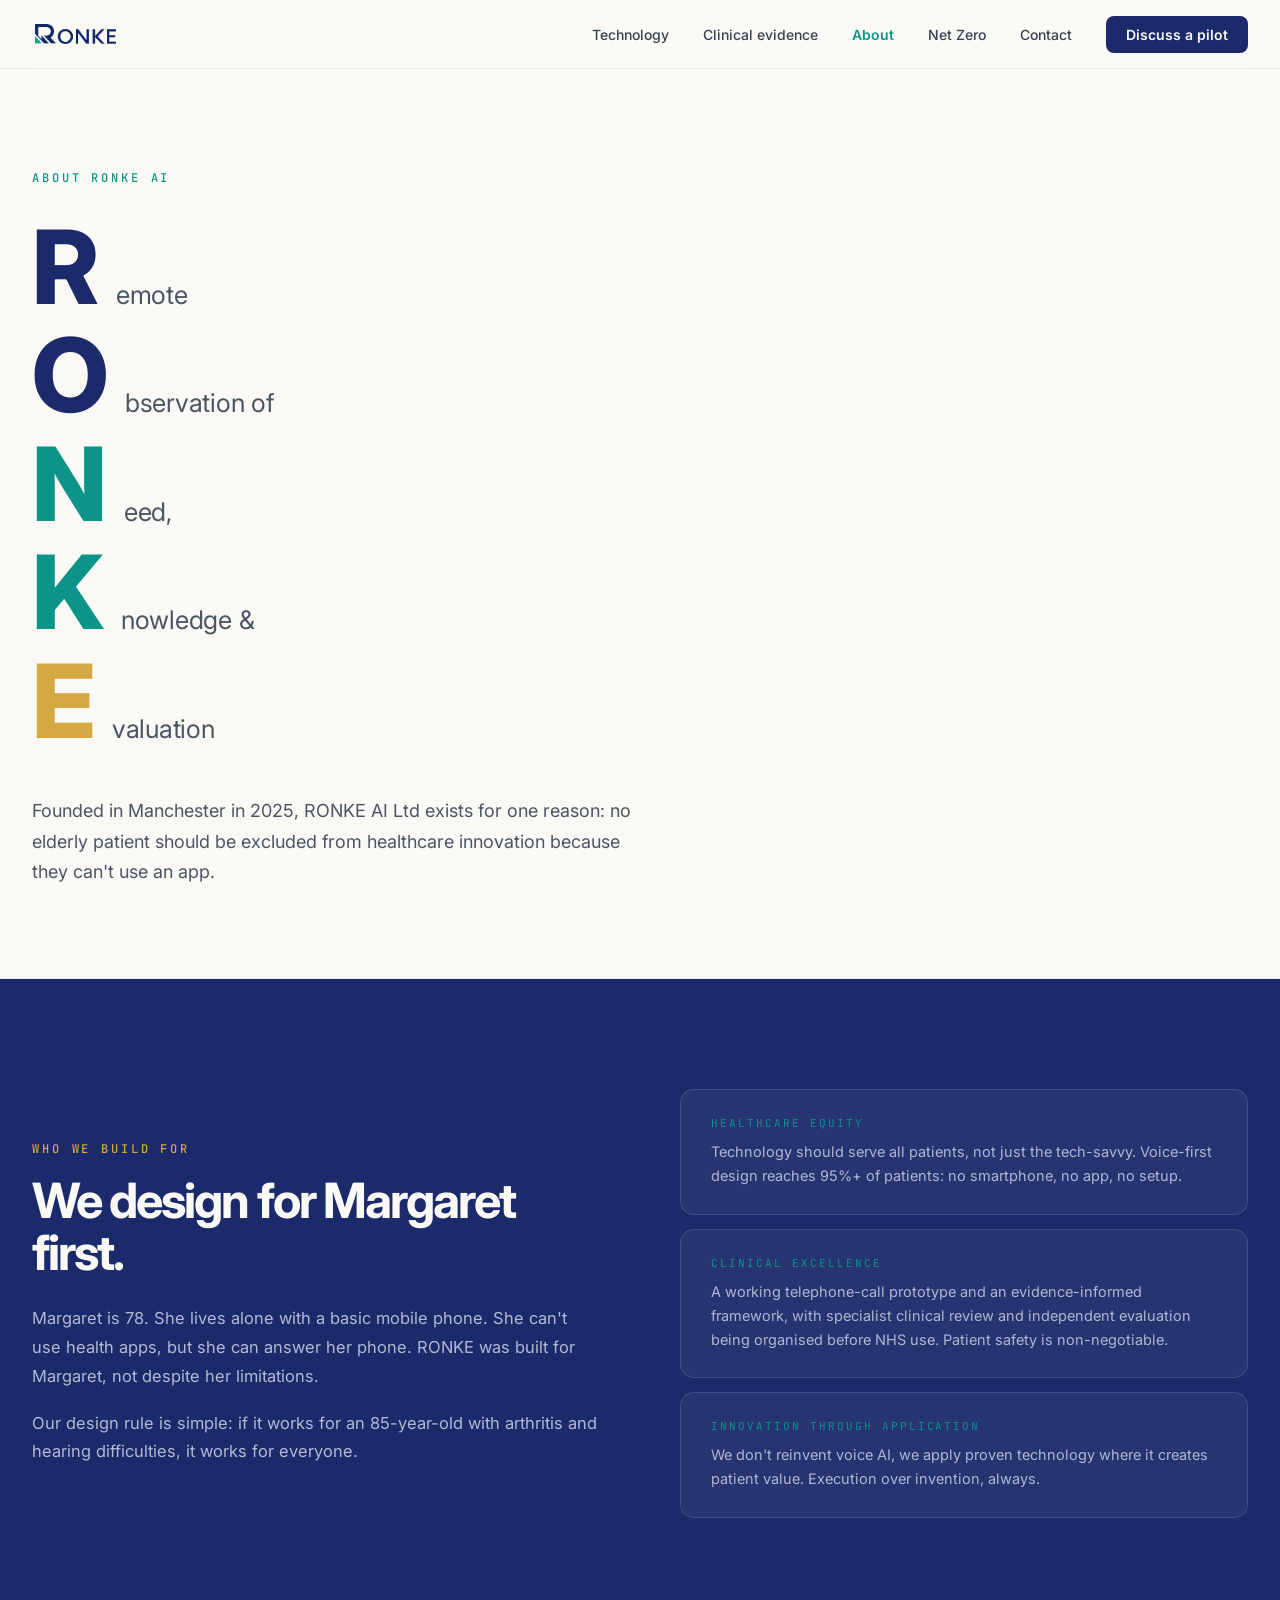
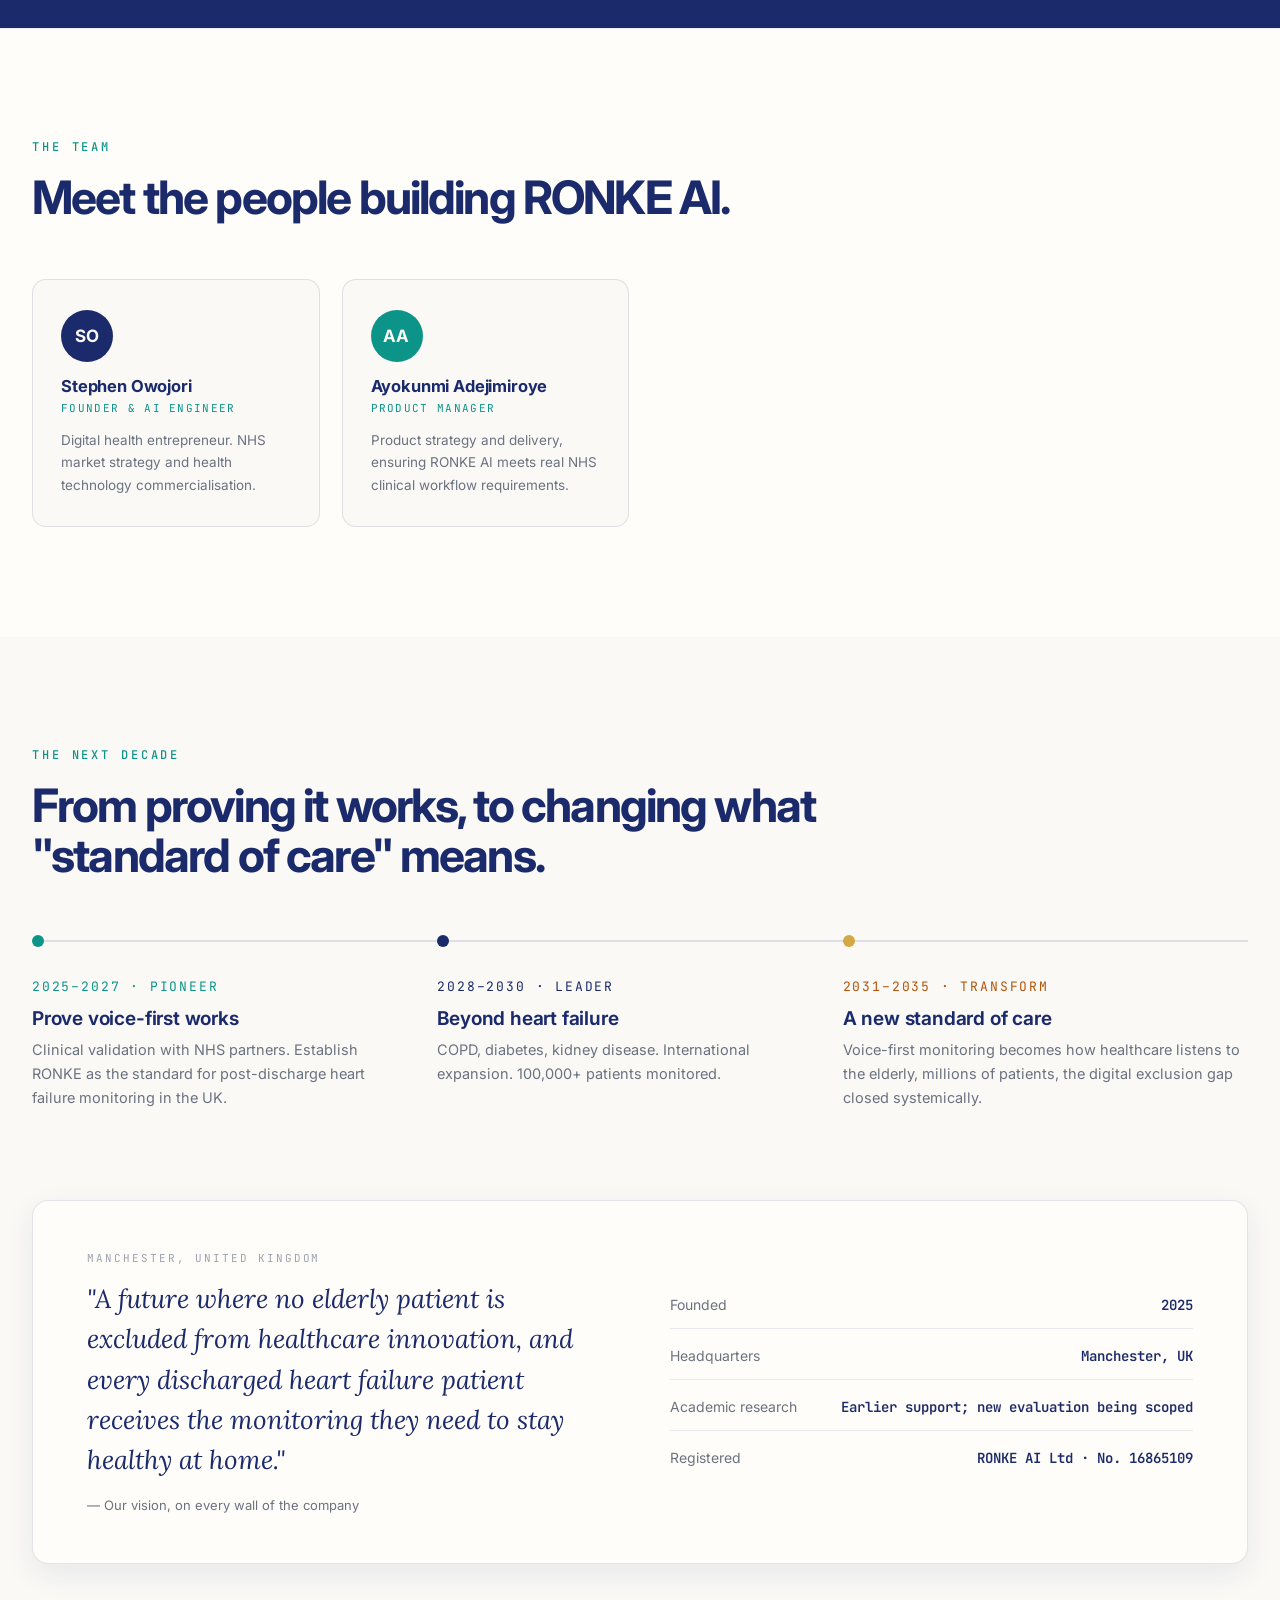
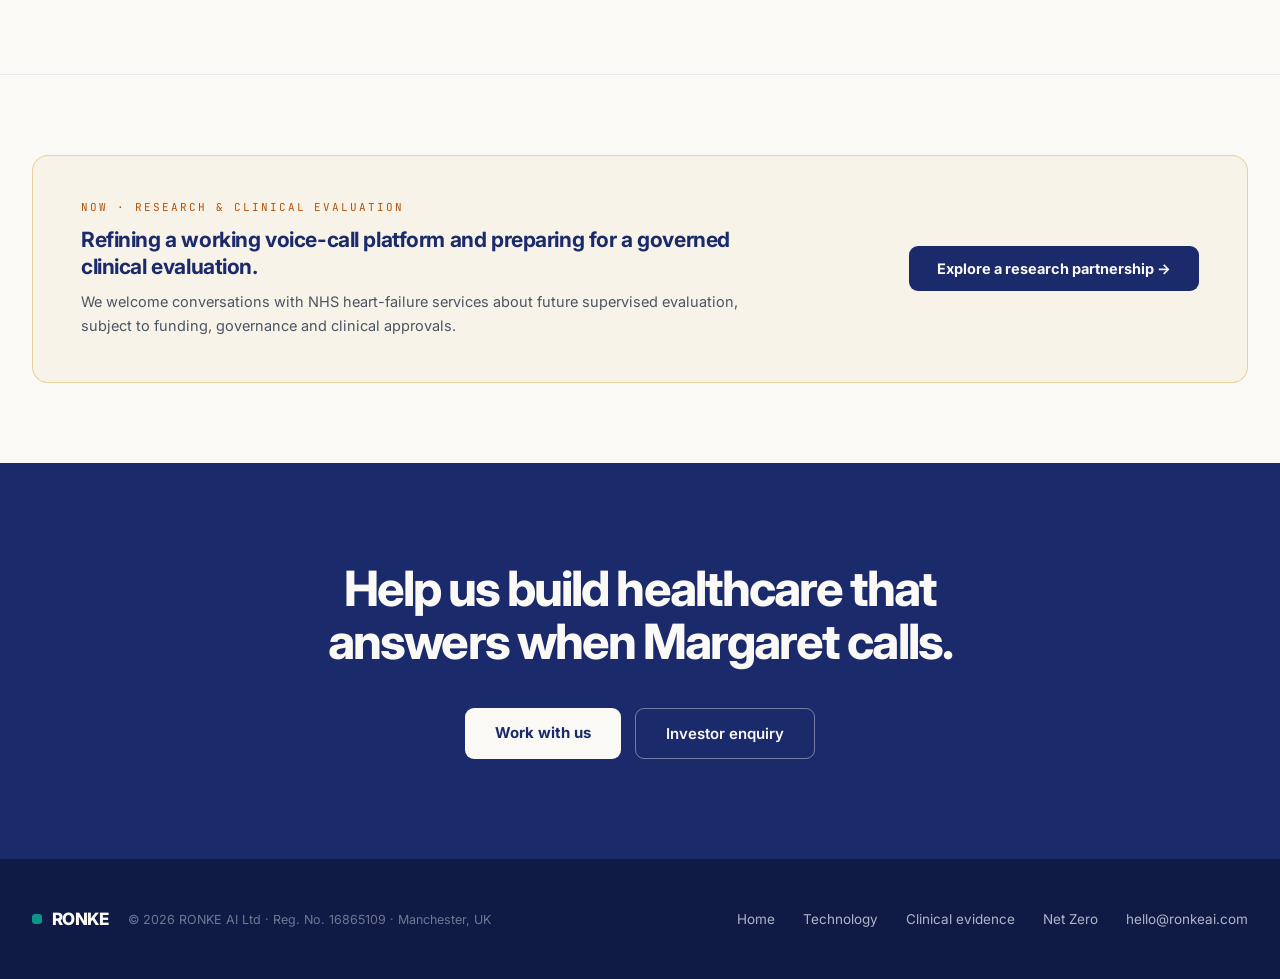
<file: about.html>
<!doctype html>
<html lang="en-GB">
<head>
<meta charset="utf-8">
<meta name="viewport" content="width=device-width, initial-scale=1">
<!-- Google tag (gtag.js) -->
<script async src="https://www.googletagmanager.com/gtag/js?id=G-WEREX5R5P1"></script>
<script>
  window.dataLayer = window.dataLayer || [];
  function gtag(){dataLayer.push(arguments);}
  gtag('js', new Date());
  gtag('config', 'G-WEREX5R5P1');
</script>
<title>About — RONKE AI</title>
<meta name="description" content="Founded in Manchester in 2025, RONKE AI Ltd exists for one reason: no elderly patient should be excluded from healthcare innovation because they can't use an app. We design for Margaret first.">
<link rel="canonical" href="https://ronkeai.com/about.html">
<meta name="theme-color" content="#FAF9F6">
<meta property="og:type" content="website">
<meta property="og:site_name" content="RONKE AI">
<meta property="og:title" content="About — RONKE AI">
<meta property="og:description" content="Remote Observation of Need, Knowledge & Evaluation. Founded in Manchester, 2025. We design for Margaret first.">
<meta property="og:url" content="https://ronkeai.com/about.html">
<meta name="twitter:card" content="summary_large_image">
<meta name="twitter:image" content="https://ronkeai.com/assets/og.png">
<meta name="twitter:image:alt" content="RONKE AI — voice-first remote monitoring for heart failure">
<meta property="og:locale" content="en_GB">
<meta property="og:image" content="https://ronkeai.com/assets/og.png">
<meta property="og:image:secure_url" content="https://ronkeai.com/assets/og.png">
<meta property="og:image:type" content="image/png">
<meta property="og:image:width" content="1200">
<meta property="og:image:height" content="630">
<meta property="og:image:alt" content="RONKE AI — voice-first remote monitoring for heart failure">
<meta name="robots" content="index, follow, max-image-preview:large, max-snippet:-1">
<meta name="author" content="RONKE AI Ltd">
<link rel="icon" type="image/png" href="assets/ronke-mark-primary.png">
<link rel="preconnect" href="https://fonts.googleapis.com">
<link rel="preconnect" href="https://fonts.gstatic.com" crossorigin="anonymous">
<link href="https://fonts.googleapis.com/css2?family=Inter:wght@400;500;600;700;800&amp;family=Lora:ital,wght@0,400;0,500;1,400;1,500&amp;family=JetBrains+Mono:wght@400;500;600&amp;display=swap" rel="stylesheet">
<link rel="stylesheet" href="assets/styles.css">
<script type="application/ld+json">
{"@context":"https://schema.org","@graph":[
{"@type":"Organization","@id":"https://ronkeai.com/#org","name":"RONKE AI","legalName":"RONKE AI Ltd","url":"https://ronkeai.com/","logo":"https://ronkeai.com/assets/ronke-primary.png","image":"https://ronkeai.com/assets/og.png","description":"Voice-first remote monitoring for heart failure patients after hospital discharge.","email":"hello@ronkeai.com","foundingDate":"2025","founder":{"@type":"Person","name":"Stephen Owojori"},"address":{"@type":"PostalAddress","streetAddress":"Unit 7 Wilsons Park, Monsall Road","addressLocality":"Manchester","addressRegion":"Greater Manchester","addressCountry":"GB"},"areaServed":"GB"},
{"@type":"WebSite","@id":"https://ronkeai.com/#website","name":"RONKE AI","url":"https://ronkeai.com/","publisher":{"@id":"https://ronkeai.com/#org"},"inLanguage":"en-GB"}
]}
</script>
</head>
<body>

<!-- NAV -->
<div style="position:fixed;top:0;left:0;right:0;z-index:90;background:rgba(250,249,246,.82);backdrop-filter:blur(14px);-webkit-backdrop-filter:blur(14px);border-bottom:1px solid rgba(27,42,107,.09)">
  <div style="max-width:1280px;margin:0 auto;padding:0 32px;height:68px;display:flex;align-items:center;justify-content:space-between">
    <a href="index.html" style="display:flex;align-items:center;gap:10px">
      <img src="assets/ronke-primary.png" srcset="assets/ronke-primary.png 1x, assets/ronke-primary@2x.png 2x" alt="RONKE" style="height:26px;width:auto;display:block">
    </a>
    <div class="nav-links" style="display:flex;align-items:center;gap:34px">
      <a href="technology.html" style="font-size:14px;font-weight:500;color:#374151">Technology</a>
      <a href="clinical-evidence.html" style="font-size:14px;font-weight:500;color:#374151">Clinical evidence</a>
      <a href="about.html" style="font-size:14px;font-weight:600;color:#0D9488">About</a>
      <a href="net-zero.html" style="font-size:14px;font-weight:500;color:#374151">Net Zero</a>
      <a href="contact.html" style="font-size:14px;font-weight:500;color:#374151">Contact</a>
      <a href="contact.html" class="hv-teal-fill" style="background:#1B2A6B;color:#FAF9F6;font-size:14px;font-weight:600;padding:10px 20px;border-radius:8px">Discuss a pilot</a>
    </div>
  </div>
</div>

<!-- HERO: the name -->
<div style="background:#FAF9F6;border-bottom:1px solid rgba(27,42,107,.08);overflow:hidden">
  <div style="max-width:1280px;margin:0 auto;padding:170px 32px 90px">
    <div style="font-family:'JetBrains Mono',monospace;font-size:12px;letter-spacing:.24em;color:#0D9488;font-weight:500;margin-bottom:30px">ABOUT RONKE AI</div>
    <div style="display:flex;flex-direction:column;gap:6px;max-width:900px">
      <div style="display:flex;align-items:baseline;gap:22px;flex-wrap:wrap"><span style="font-size:clamp(60px,8vw,110px);font-weight:800;letter-spacing:-.05em;color:#1B2A6B;line-height:1">R</span><span style="font-size:clamp(18px,2vw,26px);color:#4b5563;letter-spacing:-.01em">emote</span></div>
      <div style="display:flex;align-items:baseline;gap:22px;flex-wrap:wrap"><span style="font-size:clamp(60px,8vw,110px);font-weight:800;letter-spacing:-.05em;color:#1B2A6B;line-height:1">O</span><span style="font-size:clamp(18px,2vw,26px);color:#4b5563;letter-spacing:-.01em">bservation of</span></div>
      <div style="display:flex;align-items:baseline;gap:22px;flex-wrap:wrap"><span style="font-size:clamp(60px,8vw,110px);font-weight:800;letter-spacing:-.05em;color:#0D9488;line-height:1">N</span><span style="font-size:clamp(18px,2vw,26px);color:#4b5563;letter-spacing:-.01em">eed,</span></div>
      <div style="display:flex;align-items:baseline;gap:22px;flex-wrap:wrap"><span style="font-size:clamp(60px,8vw,110px);font-weight:800;letter-spacing:-.05em;color:#0D9488;line-height:1">K</span><span style="font-size:clamp(18px,2vw,26px);color:#4b5563;letter-spacing:-.01em">nowledge &amp;</span></div>
      <div style="display:flex;align-items:baseline;gap:22px;flex-wrap:wrap"><span style="font-size:clamp(60px,8vw,110px);font-weight:800;letter-spacing:-.05em;color:#D4A843;line-height:1">E</span><span style="font-size:clamp(18px,2vw,26px);color:#4b5563;letter-spacing:-.01em">valuation</span></div>
    </div>
    <p style="margin:44px 0 0;font-size:18px;line-height:1.7;max-width:620px;color:#4b5563">Founded in Manchester in 2025, RONKE AI Ltd exists for one reason: no elderly patient should be excluded from healthcare innovation because they can't use an app.</p>
  </div>
</div>

<!-- MARGARET -->
<div style="background:#1B2A6B">
  <div class="grid-2" style="max-width:1280px;margin:0 auto;padding:110px 32px;display:grid;grid-template-columns:1fr 1fr;gap:80px;align-items:center">
    <div>
      <div style="font-family:'JetBrains Mono',monospace;font-size:12px;letter-spacing:.24em;color:#D4A843;font-weight:500;margin-bottom:18px">WHO WE BUILD FOR</div>
      <h2 style="margin:0;font-size:clamp(32px,3.8vw,52px);line-height:1.08;letter-spacing:-.04em;font-weight:720;color:#FAF9F6">We design for Margaret first.</h2>
      <p style="margin:24px 0 0;font-size:16.5px;line-height:1.75;color:rgba(229,233,245,.75)">Margaret is 78. She lives alone with a basic mobile phone. She can't use health apps, but she can answer her phone. RONKE was built for Margaret, not despite her limitations.</p>
      <p style="margin:18px 0 0;font-size:16.5px;line-height:1.75;color:rgba(229,233,245,.75)">Our design rule is simple: if it works for an 85-year-old with arthritis and hearing difficulties, it works for everyone.</p>
    </div>
    <div style="display:flex;flex-direction:column;gap:14px">
      <div style="background:rgba(250,249,246,.05);border:1px solid rgba(250,249,246,.12);border-radius:14px;padding:26px 30px">
        <div style="font-family:'JetBrains Mono',monospace;font-size:11px;letter-spacing:.18em;color:#0D9488;margin-bottom:10px">HEALTHCARE EQUITY</div>
        <div style="font-size:14.5px;line-height:1.65;color:rgba(229,233,245,.72)">Technology should serve all patients, not just the tech-savvy. Voice-first design reaches 95%+ of patients: no smartphone, no app, no setup.</div>
      </div>
      <div style="background:rgba(250,249,246,.05);border:1px solid rgba(250,249,246,.12);border-radius:14px;padding:26px 30px">
        <div style="font-family:'JetBrains Mono',monospace;font-size:11px;letter-spacing:.18em;color:#0D9488;margin-bottom:10px">CLINICAL EXCELLENCE</div>
        <div style="font-size:14.5px;line-height:1.65;color:rgba(229,233,245,.72)">A working telephone-call prototype and an evidence-informed framework, with specialist clinical review and independent evaluation being organised before NHS use. Patient safety is non-negotiable.</div>
      </div>
      <div style="background:rgba(250,249,246,.05);border:1px solid rgba(250,249,246,.12);border-radius:14px;padding:26px 30px">
        <div style="font-family:'JetBrains Mono',monospace;font-size:11px;letter-spacing:.18em;color:#0D9488;margin-bottom:10px">INNOVATION THROUGH APPLICATION</div>
        <div style="font-size:14.5px;line-height:1.65;color:rgba(229,233,245,.72)">We don't reinvent voice AI, we apply proven technology where it creates patient value. Execution over invention, always.</div>
      </div>
    </div>
  </div>
</div>

<!-- TEAM -->
<div style="background:#FFFDF9;border-top:1px solid rgba(27,42,107,.08)">
  <div style="max-width:1280px;margin:0 auto;padding:110px 32px">
    <div style="font-family:'JetBrains Mono',monospace;font-size:12px;letter-spacing:.24em;color:#0D9488;font-weight:500;margin-bottom:18px">THE TEAM</div>
    <h2 style="margin:0 0 56px;font-size:clamp(30px,3.6vw,48px);line-height:1.08;letter-spacing:-.04em;font-weight:720;color:#1B2A6B;max-width:760px">Meet the people building RONKE AI.</h2>
    <div class="grid-4" style="display:grid;grid-template-columns:repeat(4,1fr);gap:22px">
      <div style="border:1px solid rgba(27,42,107,.12);border-radius:14px;padding:30px 28px;background:#FAF9F6;display:flex;flex-direction:column;gap:14px">
        <span style="width:52px;height:52px;border-radius:50%;background:#1B2A6B;color:#FAF9F6;display:flex;align-items:center;justify-content:center;font-weight:700;font-size:17px;letter-spacing:.02em">SO</span>
        <div>
          <div style="font-size:16.5px;font-weight:700;color:#1B2A6B;letter-spacing:-.01em">Stephen Owojori</div>
          <div style="font-family:'JetBrains Mono',monospace;font-size:11px;letter-spacing:.12em;color:#0D9488;margin-top:5px">FOUNDER &amp; AI ENGINEER</div>
        </div>
        <div style="font-size:13.5px;line-height:1.65;color:#6b7280">Digital health entrepreneur. NHS market strategy and health technology commercialisation.</div>
      </div>
      <div style="border:1px solid rgba(27,42,107,.12);border-radius:14px;padding:30px 28px;background:#FAF9F6;display:flex;flex-direction:column;gap:14px">
        <span style="width:52px;height:52px;border-radius:50%;background:#0D9488;color:#FAF9F6;display:flex;align-items:center;justify-content:center;font-weight:700;font-size:17px;letter-spacing:.02em">AA</span>
        <div>
          <div style="font-size:16.5px;font-weight:700;color:#1B2A6B;letter-spacing:-.01em">Ayokunmi Adejimiroye</div>
          <div style="font-family:'JetBrains Mono',monospace;font-size:11px;letter-spacing:.12em;color:#0D9488;margin-top:5px">PRODUCT MANAGER</div>
        </div>
        <div style="font-size:13.5px;line-height:1.65;color:#6b7280">Product strategy and delivery, ensuring RONKE AI meets real NHS clinical workflow requirements.</div>
      </div>
    </div>
  </div>
</div>

<!-- VISION TIMELINE -->
<div style="background:#FAF9F6">
  <div style="max-width:1280px;margin:0 auto;padding:110px 32px">
    <div style="font-family:'JetBrains Mono',monospace;font-size:12px;letter-spacing:.24em;color:#0D9488;font-weight:500;margin-bottom:18px">THE NEXT DECADE</div>
    <h2 style="margin:0 0 60px;font-size:clamp(30px,3.6vw,48px);line-height:1.08;letter-spacing:-.04em;font-weight:720;color:#1B2A6B;max-width:820px">From proving it works, to changing what "standard of care" means.</h2>
    <div class="grid-3" style="display:grid;grid-template-columns:repeat(3,1fr);gap:0;border-top:2px solid rgba(27,42,107,.12)">
      <div style="padding:36px 34px 0 0;position:relative">
        <span style="position:absolute;top:-7px;left:0;width:12px;height:12px;border-radius:50%;background:#0D9488"></span>
        <div style="font-family:'JetBrains Mono',monospace;font-size:13px;letter-spacing:.14em;color:#0D9488">2025–2027 · PIONEER</div>
        <div style="font-size:19px;font-weight:650;color:#1B2A6B;margin-top:12px;letter-spacing:-.01em">Prove voice-first works</div>
        <div style="font-size:14.5px;line-height:1.65;color:#6b7280;margin-top:8px">Clinical validation with NHS partners. Establish RONKE as the standard for post-discharge heart failure monitoring in the UK.</div>
      </div>
      <div style="padding:36px 34px 0 0;position:relative">
        <span style="position:absolute;top:-7px;left:0;width:12px;height:12px;border-radius:50%;background:#1B2A6B"></span>
        <div style="font-family:'JetBrains Mono',monospace;font-size:13px;letter-spacing:.14em;color:#1B2A6B">2028–2030 · LEADER</div>
        <div style="font-size:19px;font-weight:650;color:#1B2A6B;margin-top:12px;letter-spacing:-.01em">Beyond heart failure</div>
        <div style="font-size:14.5px;line-height:1.65;color:#6b7280;margin-top:8px">COPD, diabetes, kidney disease. International expansion. 100,000+ patients monitored.</div>
      </div>
      <div style="padding:36px 0 0 0;position:relative">
        <span style="position:absolute;top:-7px;left:0;width:12px;height:12px;border-radius:50%;background:#D4A843"></span>
        <div style="font-family:'JetBrains Mono',monospace;font-size:13px;letter-spacing:.14em;color:#B45309">2031–2035 · TRANSFORM</div>
        <div style="font-size:19px;font-weight:650;color:#1B2A6B;margin-top:12px;letter-spacing:-.01em">A new standard of care</div>
        <div style="font-size:14.5px;line-height:1.65;color:#6b7280;margin-top:8px">Voice-first monitoring becomes how healthcare listens to the elderly, millions of patients, the digital exclusion gap closed systemically.</div>
      </div>
    </div>
    <div class="grid-2" style="margin-top:90px;display:grid;grid-template-columns:1fr 1fr;gap:60px;align-items:center;border:1px solid rgba(27,42,107,.12);border-radius:16px;background:#FFFDF9;box-shadow:0 10px 30px rgba(27,42,107,.08);padding:50px 54px">
      <div>
        <div style="font-family:'JetBrains Mono',monospace;font-size:11px;letter-spacing:.18em;color:#9ca3af;margin-bottom:14px">MANCHESTER, UNITED KINGDOM</div>
        <div style="font-family:'Lora',serif;font-style:italic;font-size:clamp(20px,2.2vw,26px);line-height:1.55;color:#1B2A6B">"A future where no elderly patient is excluded from healthcare innovation, and every discharged heart failure patient receives the monitoring they need to stay healthy at home."</div>
        <div style="font-size:13px;color:#6b7280;margin-top:16px">— Our vision, on every wall of the company</div>
      </div>
      <div style="display:flex;flex-direction:column;gap:18px">
        <div style="display:flex;justify-content:space-between;border-bottom:1px solid rgba(27,42,107,.09);padding-bottom:14px"><span style="font-size:14px;color:#6b7280">Founded</span><span style="font-family:'JetBrains Mono',monospace;font-size:14px;color:#1B2A6B;font-weight:600">2025</span></div>
        <div style="display:flex;justify-content:space-between;border-bottom:1px solid rgba(27,42,107,.09);padding-bottom:14px"><span style="font-size:14px;color:#6b7280">Headquarters</span><span style="font-family:'JetBrains Mono',monospace;font-size:14px;color:#1B2A6B;font-weight:600">Manchester, UK</span></div>
        <div style="display:flex;justify-content:space-between;border-bottom:1px solid rgba(27,42,107,.09);padding-bottom:14px"><span style="font-size:14px;color:#6b7280">Academic research</span><span style="font-family:'JetBrains Mono',monospace;font-size:14px;color:#1B2A6B;font-weight:600">Earlier support; new evaluation being scoped</span></div>
        <div style="display:flex;justify-content:space-between"><span style="font-size:14px;color:#6b7280">Registered</span><span style="font-family:'JetBrains Mono',monospace;font-size:14px;color:#1B2A6B;font-weight:600">RONKE AI Ltd · No. 16865109</span></div>
      </div>
    </div>
  </div>
</div>

<!-- FUNDING -->
<div style="background:#FAF9F6;border-top:1px solid rgba(27,42,107,.08)">
  <div style="max-width:1280px;margin:0 auto;padding:80px 32px">
    <div style="border:1px solid rgba(212,168,67,.45);background:rgba(212,168,67,.07);border-radius:16px;padding:44px 48px;display:flex;justify-content:space-between;align-items:center;gap:40px;flex-wrap:wrap">
      <div style="max-width:680px">
        <div style="font-family:'JetBrains Mono',monospace;font-size:11px;letter-spacing:.18em;color:#B45309;margin-bottom:12px">NOW · RESEARCH &amp; CLINICAL EVALUATION</div>
        <div style="font-size:21px;font-weight:700;color:#1B2A6B;letter-spacing:-.02em;line-height:1.3">Refining a working voice-call platform and preparing for a governed clinical evaluation.</div>
        <div style="font-size:14.5px;line-height:1.65;color:#4b5563;margin-top:10px">We welcome conversations with NHS heart-failure services about future supervised evaluation, subject to funding, governance and clinical approvals.</div>
      </div>
      <a href="contact.html" class="hv-teal-fill" style="background:#1B2A6B;color:#FAF9F6;font-size:14.5px;font-weight:700;padding:14px 28px;border-radius:9px;white-space:nowrap">Explore a research partnership →</a>
    </div>
  </div>
</div>

<!-- CTA -->
<div style="background:#1B2A6B">
  <div style="max-width:1280px;margin:0 auto;padding:100px 32px;text-align:center">
    <h2 style="margin:0 auto;font-size:clamp(30px,3.8vw,52px);line-height:1.08;letter-spacing:-.04em;font-weight:750;color:#FAF9F6;max-width:720px">Help us build healthcare that answers when Margaret calls.</h2>
    <div style="display:flex;gap:14px;justify-content:center;margin-top:40px;flex-wrap:wrap">
      <a href="contact.html" class="hv-teal-fill" style="background:#FAF9F6;color:#1B2A6B;font-size:15px;font-weight:700;padding:15px 30px;border-radius:9px;display:inline-block">Work with us</a>
      <a href="contact.html#investors" class="hv-outline-gold" style="border:1px solid rgba(250,249,246,.4);color:#FAF9F6;font-size:15px;font-weight:600;padding:15px 30px;border-radius:9px;display:inline-block">Investor enquiry</a>
    </div>
  </div>
</div>

<!-- FOOTER -->
<div style="background:#0f1a45;color:rgba(229,233,245,.65)">
  <div style="max-width:1280px;margin:0 auto;padding:50px 32px;display:flex;justify-content:space-between;align-items:center;gap:30px;flex-wrap:wrap">
    <div style="display:flex;align-items:center;gap:10px">
      <span style="width:10px;height:10px;border-radius:3px;background:#0D9488"></span>
      <span style="font-weight:800;font-size:17px;letter-spacing:-.03em;color:#FAF9F6">RONKE</span>
      <span style="font-size:12.5px;color:rgba(229,233,245,.45);margin-left:10px">© 2026 RONKE AI Ltd · Reg. No. 16865109 · Manchester, UK</span>
    </div>
    <div style="display:flex;gap:28px">
      <a href="index.html" style="font-size:13.5px;color:rgba(229,233,245,.75)">Home</a>
      <a href="technology.html" style="font-size:13.5px;color:rgba(229,233,245,.75)">Technology</a>
      <a href="clinical-evidence.html" style="font-size:13.5px;color:rgba(229,233,245,.75)">Clinical evidence</a>
      <a href="net-zero.html" style="font-size:13.5px;color:rgba(229,233,245,.75)">Net Zero</a>
      <a href="mailto:hello@ronkeai.com" style="font-size:13.5px;color:rgba(229,233,245,.75)">hello@ronkeai.com</a>
    </div>
  </div>
</div>
</body>
</html>
</file>
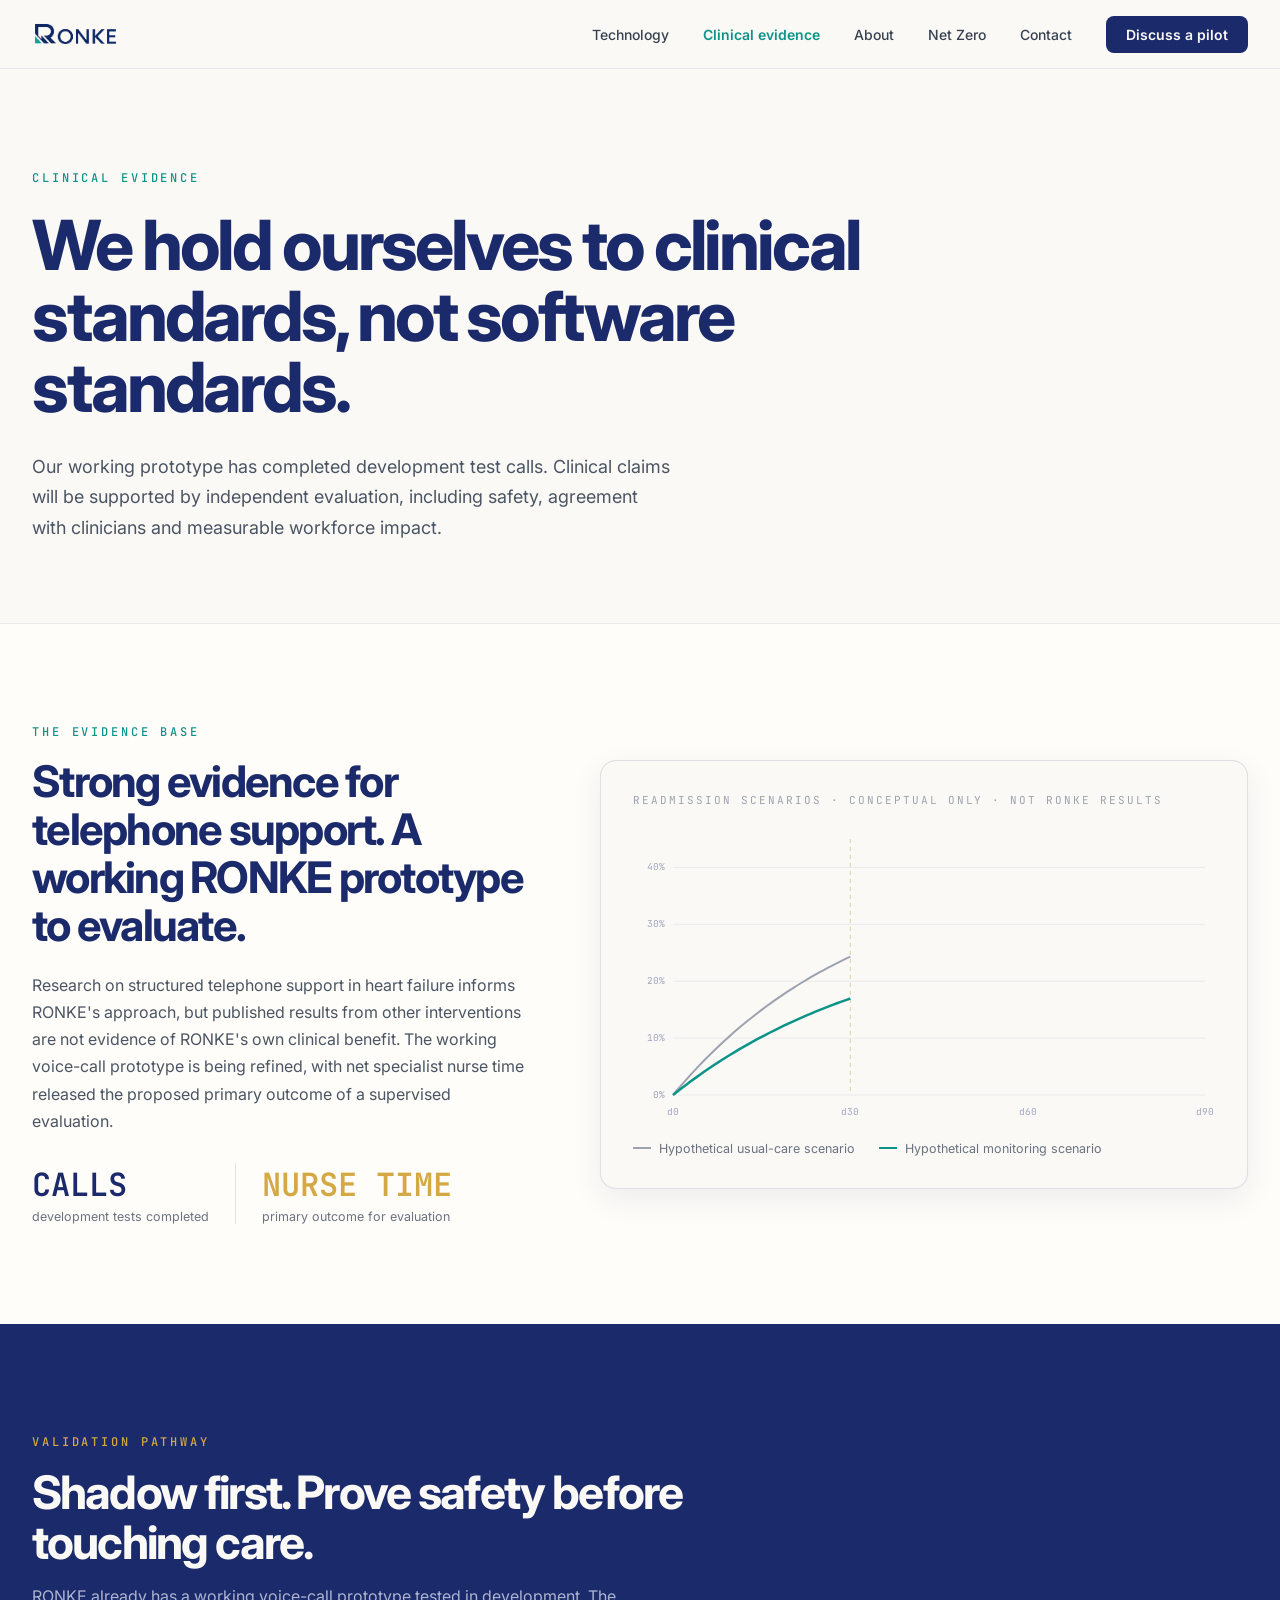
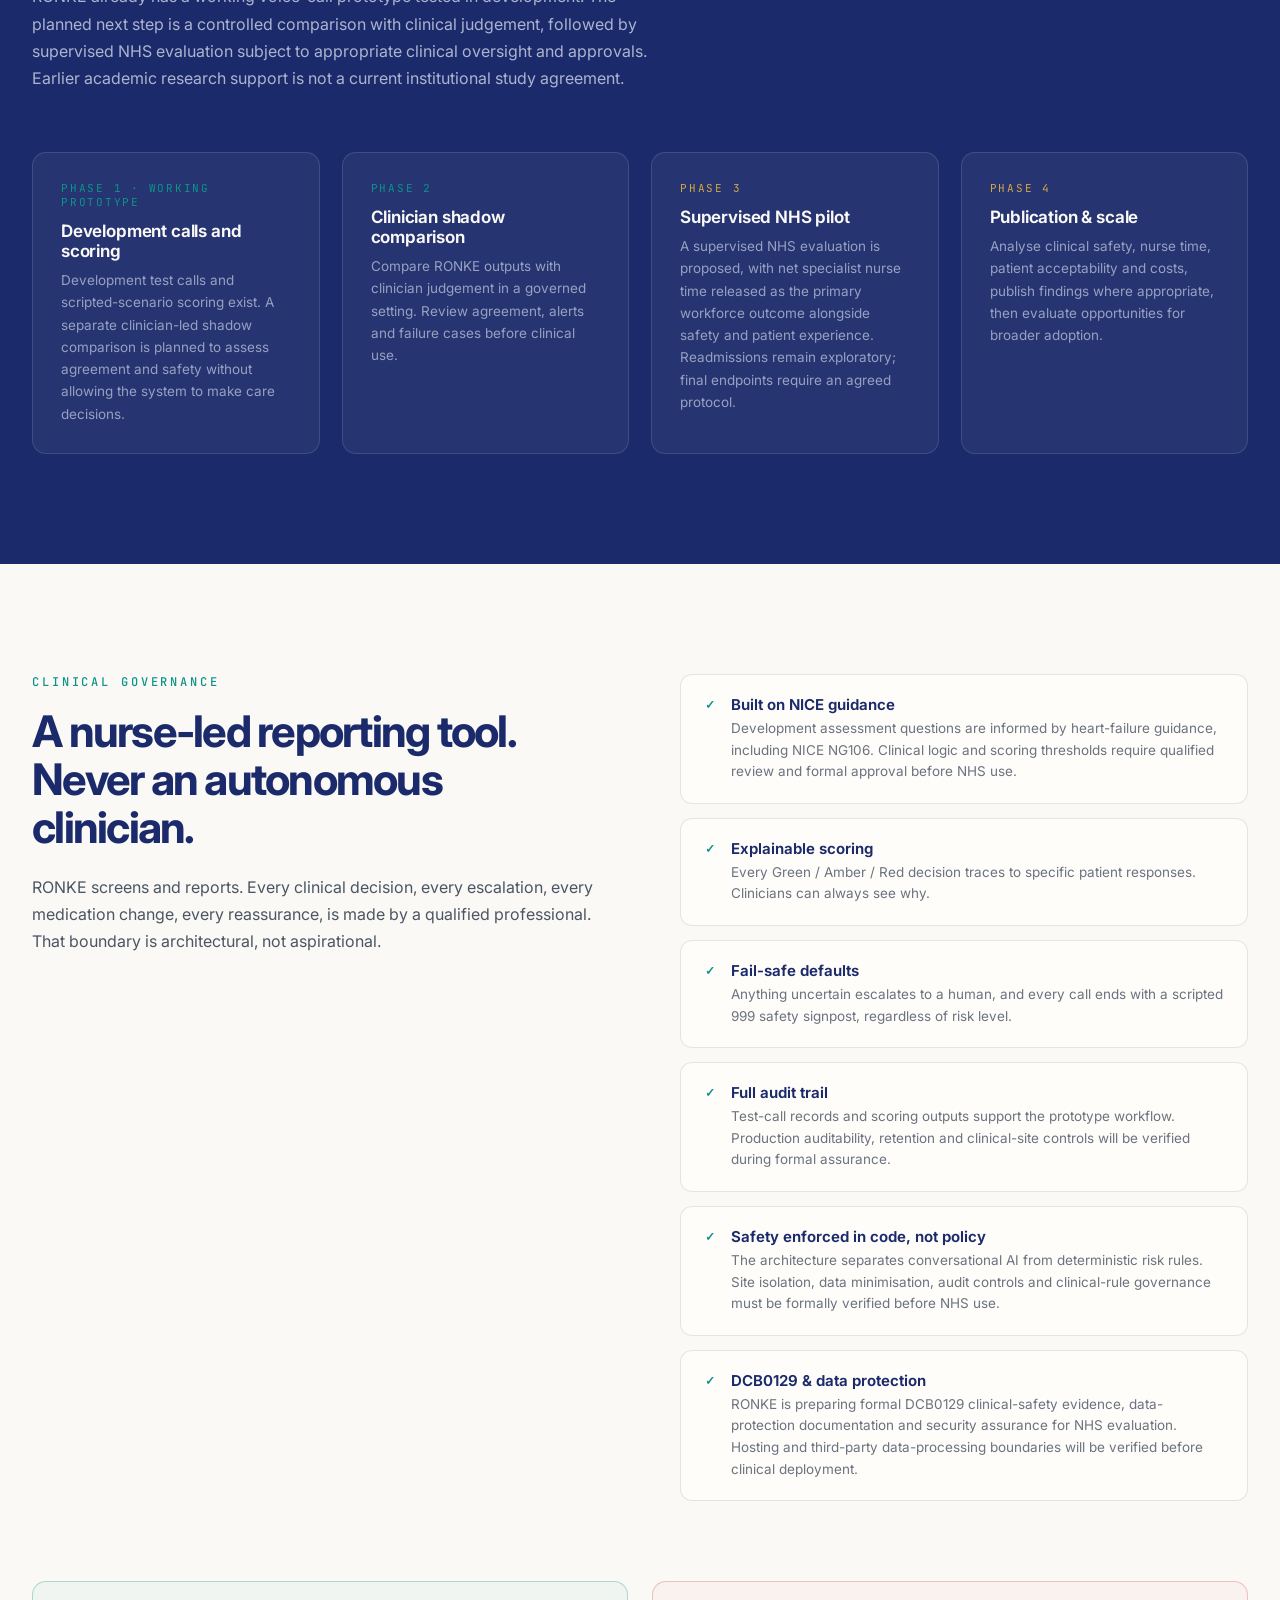
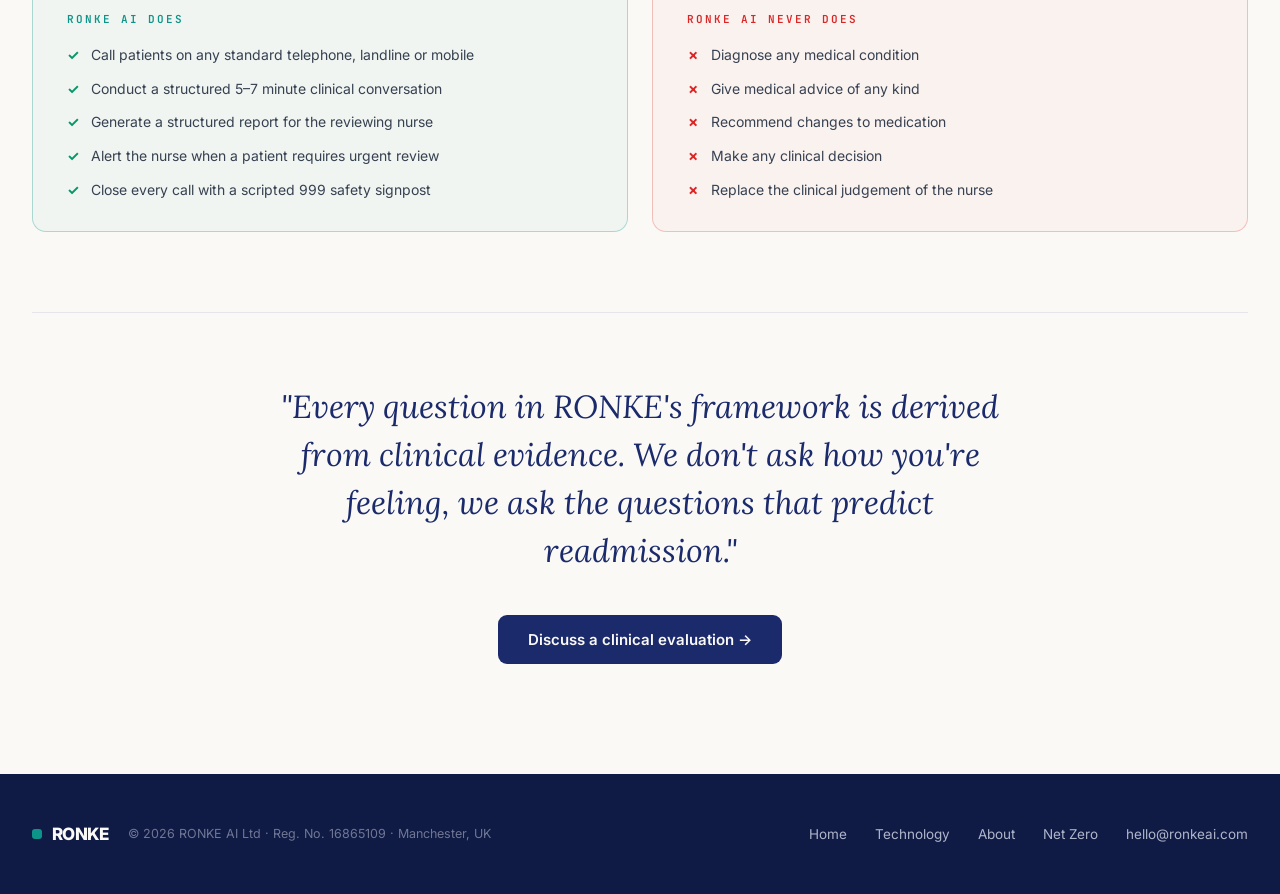
<file: clinical-evidence.html>
<!doctype html>
<html lang="en-GB">
<head>
<meta charset="utf-8">
<meta name="viewport" content="width=device-width, initial-scale=1">
<!-- Google tag (gtag.js) -->
<script async src="https://www.googletagmanager.com/gtag/js?id=G-WEREX5R5P1"></script>
<script>
  window.dataLayer = window.dataLayer || [];
  function gtag(){dataLayer.push(arguments);}
  gtag('js', new Date());
  gtag('config', 'G-WEREX5R5P1');
</script>
<title>Clinical evidence — RONKE AI</title>
<meta name="description" content="Explore RONKE AI's working voice-call prototype, the evidence informing its design and the planned clinical evaluation of safety, nurse time and patient outcomes.">
<link rel="canonical" href="https://ronkeai.com/clinical-evidence.html">
<meta name="theme-color" content="#FAF9F6">
<meta property="og:type" content="website">
<meta property="og:site_name" content="RONKE AI">
<meta property="og:title" content="Clinical evidence — RONKE AI">
<meta property="og:description" content="A working telephone-call prototype, evidence-informed design and a planned independent clinical evaluation.">
<meta property="og:url" content="https://ronkeai.com/clinical-evidence.html">
<meta name="twitter:card" content="summary_large_image">
<meta name="twitter:image" content="https://ronkeai.com/assets/og.png">
<meta name="twitter:image:alt" content="RONKE AI — voice-first remote monitoring for heart failure">
<meta property="og:locale" content="en_GB">
<meta property="og:image" content="https://ronkeai.com/assets/og.png">
<meta property="og:image:secure_url" content="https://ronkeai.com/assets/og.png">
<meta property="og:image:type" content="image/png">
<meta property="og:image:width" content="1200">
<meta property="og:image:height" content="630">
<meta property="og:image:alt" content="RONKE AI — voice-first remote monitoring for heart failure">
<meta name="robots" content="index, follow, max-image-preview:large, max-snippet:-1">
<meta name="author" content="RONKE AI Ltd">
<link rel="icon" type="image/png" href="assets/ronke-mark-primary.png">
<link rel="preconnect" href="https://fonts.googleapis.com">
<link rel="preconnect" href="https://fonts.gstatic.com" crossorigin="anonymous">
<link href="https://fonts.googleapis.com/css2?family=Inter:wght@400;500;600;700;800&amp;family=Lora:ital,wght@0,400;0,500;1,400;1,500&amp;family=JetBrains+Mono:wght@400;500;600&amp;display=swap" rel="stylesheet">
<link rel="stylesheet" href="assets/styles.css">
<script type="application/ld+json">
{"@context":"https://schema.org","@graph":[
{"@type":"Organization","@id":"https://ronkeai.com/#org","name":"RONKE AI","legalName":"RONKE AI Ltd","url":"https://ronkeai.com/","logo":"https://ronkeai.com/assets/ronke-primary.png","image":"https://ronkeai.com/assets/og.png","description":"Voice-first remote monitoring for heart failure patients after hospital discharge.","email":"hello@ronkeai.com","foundingDate":"2025","founder":{"@type":"Person","name":"Stephen Owojori"},"address":{"@type":"PostalAddress","streetAddress":"Unit 7 Wilsons Park, Monsall Road","addressLocality":"Manchester","addressRegion":"Greater Manchester","addressCountry":"GB"},"areaServed":"GB"},
{"@type":"WebSite","@id":"https://ronkeai.com/#website","name":"RONKE AI","url":"https://ronkeai.com/","publisher":{"@id":"https://ronkeai.com/#org"},"inLanguage":"en-GB"}
]}
</script>
</head>
<body>

<!-- NAV -->
<div style="position:fixed;top:0;left:0;right:0;z-index:90;background:rgba(250,249,246,.82);backdrop-filter:blur(14px);-webkit-backdrop-filter:blur(14px);border-bottom:1px solid rgba(27,42,107,.09)">
  <div style="max-width:1280px;margin:0 auto;padding:0 32px;height:68px;display:flex;align-items:center;justify-content:space-between">
    <a href="index.html" style="display:flex;align-items:center;gap:10px">
      <img src="assets/ronke-primary.png" srcset="assets/ronke-primary.png 1x, assets/ronke-primary@2x.png 2x" alt="RONKE" style="height:26px;width:auto;display:block">
    </a>
    <div class="nav-links" style="display:flex;align-items:center;gap:34px">
      <a href="technology.html" style="font-size:14px;font-weight:500;color:#374151">Technology</a>
      <a href="clinical-evidence.html" style="font-size:14px;font-weight:600;color:#0D9488">Clinical evidence</a>
      <a href="about.html" style="font-size:14px;font-weight:500;color:#374151">About</a>
      <a href="net-zero.html" style="font-size:14px;font-weight:500;color:#374151">Net Zero</a>
      <a href="contact.html" style="font-size:14px;font-weight:500;color:#374151">Contact</a>
      <a href="contact.html" class="hv-teal-fill" style="background:#1B2A6B;color:#FAF9F6;font-size:14px;font-weight:600;padding:10px 20px;border-radius:8px">Discuss a pilot</a>
    </div>
  </div>
</div>

<!-- HERO -->
<div style="background:#FAF9F6;border-bottom:1px solid rgba(27,42,107,.08)">
  <div style="max-width:1280px;margin:0 auto;padding:170px 32px 80px">
    <div style="font-family:'JetBrains Mono',monospace;font-size:12px;letter-spacing:.24em;color:#0D9488;font-weight:500;margin-bottom:24px">CLINICAL EVIDENCE</div>
    <h1 style="margin:0;font-size:clamp(40px,5.4vw,72px);line-height:1.03;letter-spacing:-.045em;font-weight:750;color:#1B2A6B;max-width:880px">We hold ourselves to clinical standards, not software standards.</h1>
    <p style="margin:28px 0 0;font-size:18px;line-height:1.7;max-width:640px;color:#4b5563">Our working prototype has completed development test calls. Clinical claims will be supported by independent evaluation, including safety, agreement with clinicians and measurable workforce impact.</p>
  </div>
</div>

<!-- TRAJECTORY CHART -->
<div style="background:#FFFDF9">
  <div class="grid-2" style="max-width:1280px;margin:0 auto;padding:100px 32px;display:grid;grid-template-columns:1fr 1.3fr;gap:70px;align-items:center">
    <div>
      <div style="font-family:'JetBrains Mono',monospace;font-size:12px;letter-spacing:.24em;color:#0D9488;font-weight:500;margin-bottom:18px">THE EVIDENCE BASE</div>
      <h2 style="margin:0;font-size:clamp(30px,3.4vw,46px);line-height:1.1;letter-spacing:-.04em;font-weight:720;color:#1B2A6B">Strong evidence for telephone support. A working RONKE prototype to evaluate.</h2>
      <p style="margin:22px 0 0;font-size:16px;line-height:1.7;color:#4b5563">Research on structured telephone support in heart failure informs RONKE's approach, but published results from other interventions are not evidence of RONKE's own clinical benefit. The working voice-call prototype is being refined, with net specialist nurse time released the proposed primary outcome of a supervised evaluation.</p>
      <div style="margin-top:28px;display:flex;gap:26px">
        <div><div style="font-family:'JetBrains Mono',monospace;font-size:32px;font-weight:600;color:#1B2A6B">CALLS</div><div style="font-size:12.5px;color:#6b7280;margin-top:3px">development tests completed</div></div>
        <div style="border-left:1px solid rgba(27,42,107,.12);padding-left:26px"><div style="font-family:'JetBrains Mono',monospace;font-size:32px;font-weight:600;color:#D4A843">NURSE TIME</div><div style="font-size:12.5px;color:#6b7280;margin-top:3px">primary outcome for evaluation</div></div>
      </div>
    </div>
    <div style="border:1px solid rgba(27,42,107,.12);border-radius:16px;background:#FAF9F6;box-shadow:0 10px 30px rgba(27,42,107,.08);padding:32px">
      <div style="display:flex;justify-content:space-between;align-items:center;margin-bottom:18px">
        <span style="font-family:'JetBrains Mono',monospace;font-size:11px;letter-spacing:.18em;color:#9ca3af">READMISSION SCENARIOS · CONCEPTUAL ONLY · NOT RONKE RESULTS</span>
      </div>
      <canvas id="chart-gl" style="display:block;width:100%;height:300px"></canvas>
      <div style="display:flex;gap:24px;margin-top:16px;flex-wrap:wrap">
        <span style="display:flex;align-items:center;gap:8px;font-size:12.5px;color:#6b7280"><span style="width:18px;height:2px;background:#9ca3af;display:inline-block"></span>Hypothetical usual-care scenario</span>
        <span style="display:flex;align-items:center;gap:8px;font-size:12.5px;color:#6b7280"><span style="width:18px;height:2px;background:#0D9488;display:inline-block"></span>Hypothetical monitoring scenario</span>
      </div>
    </div>
  </div>
</div>

<!-- VALIDATION PATHWAY -->
<div style="background:#1B2A6B">
  <div style="max-width:1280px;margin:0 auto;padding:110px 32px">
    <div style="font-family:'JetBrains Mono',monospace;font-size:12px;letter-spacing:.24em;color:#D4A843;font-weight:500;margin-bottom:18px">VALIDATION PATHWAY</div>
    <h2 style="margin:0 0 16px;font-size:clamp(30px,3.6vw,48px);line-height:1.08;letter-spacing:-.04em;font-weight:720;color:#FAF9F6;max-width:760px">Shadow first. Prove safety before touching care.</h2>
    <p style="margin:0 0 60px;font-size:16px;line-height:1.7;color:rgba(229,233,245,.72);max-width:620px">RONKE already has a working voice-call prototype tested in development. The planned next step is a controlled comparison with clinical judgement, followed by supervised NHS evaluation subject to appropriate clinical oversight and approvals. Earlier academic research support is not a current institutional study agreement.</p>
    <div class="grid-4" style="display:grid;grid-template-columns:repeat(4,1fr);gap:22px">
      <div style="background:rgba(250,249,246,.05);border:1px solid rgba(250,249,246,.12);border-radius:14px;padding:28px">
        <div style="font-family:'JetBrains Mono',monospace;font-size:11px;letter-spacing:.16em;color:#0D9488">PHASE 1 · WORKING PROTOTYPE</div>
        <div style="font-size:17px;font-weight:650;color:#FAF9F6;margin-top:12px;letter-spacing:-.01em">Development calls and scoring</div>
        <div style="font-size:13.5px;line-height:1.65;color:rgba(229,233,245,.6);margin-top:8px">Development test calls and scripted-scenario scoring exist. A separate clinician-led shadow comparison is planned to assess agreement and safety without allowing the system to make care decisions.</div>
      </div>
      <div style="background:rgba(250,249,246,.05);border:1px solid rgba(250,249,246,.12);border-radius:14px;padding:28px">
        <div style="font-family:'JetBrains Mono',monospace;font-size:11px;letter-spacing:.16em;color:#0D9488">PHASE 2</div>
        <div style="font-size:17px;font-weight:650;color:#FAF9F6;margin-top:12px;letter-spacing:-.01em">Clinician shadow comparison</div>
        <div style="font-size:13.5px;line-height:1.65;color:rgba(229,233,245,.6);margin-top:8px">Compare RONKE outputs with clinician judgement in a governed setting. Review agreement, alerts and failure cases before clinical use.</div>
      </div>
      <div style="background:rgba(250,249,246,.05);border:1px solid rgba(250,249,246,.12);border-radius:14px;padding:28px">
        <div style="font-family:'JetBrains Mono',monospace;font-size:11px;letter-spacing:.16em;color:#D4A843">PHASE 3</div>
        <div style="font-size:17px;font-weight:650;color:#FAF9F6;margin-top:12px;letter-spacing:-.01em">Supervised NHS pilot</div>
        <div style="font-size:13.5px;line-height:1.65;color:rgba(229,233,245,.6);margin-top:8px">A supervised NHS evaluation is proposed, with net specialist nurse time released as the primary workforce outcome alongside safety and patient experience. Readmissions remain exploratory; final endpoints require an agreed protocol.</div>
      </div>
      <div style="background:rgba(250,249,246,.05);border:1px solid rgba(250,249,246,.12);border-radius:14px;padding:28px">
        <div style="font-family:'JetBrains Mono',monospace;font-size:11px;letter-spacing:.16em;color:#D4A843">PHASE 4</div>
        <div style="font-size:17px;font-weight:650;color:#FAF9F6;margin-top:12px;letter-spacing:-.01em">Publication &amp; scale</div>
        <div style="font-size:13.5px;line-height:1.65;color:rgba(229,233,245,.6);margin-top:8px">Analyse clinical safety, nurse time, patient acceptability and costs, publish findings where appropriate, then evaluate opportunities for broader adoption.</div>
      </div>
    </div>
  </div>
</div>

<!-- GOVERNANCE -->
<div style="background:#FAF9F6">
  <div style="max-width:1280px;margin:0 auto;padding:110px 32px">
    <div class="grid-2" style="display:grid;grid-template-columns:1fr 1fr;gap:80px;align-items:start">
      <div>
        <div style="font-family:'JetBrains Mono',monospace;font-size:12px;letter-spacing:.24em;color:#0D9488;font-weight:500;margin-bottom:18px">CLINICAL GOVERNANCE</div>
        <h2 style="margin:0;font-size:clamp(30px,3.4vw,46px);line-height:1.1;letter-spacing:-.04em;font-weight:720;color:#1B2A6B">A nurse-led reporting tool. Never an autonomous clinician.</h2>
        <p style="margin:22px 0 0;font-size:16px;line-height:1.7;color:#4b5563">RONKE screens and reports. Every clinical decision, every escalation, every medication change, every reassurance, is made by a qualified professional. That boundary is architectural, not aspirational.</p>
      </div>
      <div style="display:flex;flex-direction:column;gap:14px">
        <div style="display:flex;gap:16px;align-items:start;border:1px solid rgba(27,42,107,.12);border-radius:12px;padding:20px 24px;background:#FFFDF9">
          <span style="font-family:'JetBrains Mono',monospace;font-size:12px;color:#0D9488;font-weight:600;margin-top:2px">✓</span>
          <div><div style="font-size:15px;font-weight:650;color:#1B2A6B">Built on NICE guidance</div><div style="font-size:13.5px;color:#6b7280;line-height:1.6;margin-top:4px">Development assessment questions are informed by heart-failure guidance, including NICE NG106. Clinical logic and scoring thresholds require qualified review and formal approval before NHS use.</div></div>
        </div>
        <div style="display:flex;gap:16px;align-items:start;border:1px solid rgba(27,42,107,.12);border-radius:12px;padding:20px 24px;background:#FFFDF9">
          <span style="font-family:'JetBrains Mono',monospace;font-size:12px;color:#0D9488;font-weight:600;margin-top:2px">✓</span>
          <div><div style="font-size:15px;font-weight:650;color:#1B2A6B">Explainable scoring</div><div style="font-size:13.5px;color:#6b7280;line-height:1.6;margin-top:4px">Every Green / Amber / Red decision traces to specific patient responses. Clinicians can always see why.</div></div>
        </div>
        <div style="display:flex;gap:16px;align-items:start;border:1px solid rgba(27,42,107,.12);border-radius:12px;padding:20px 24px;background:#FFFDF9">
          <span style="font-family:'JetBrains Mono',monospace;font-size:12px;color:#0D9488;font-weight:600;margin-top:2px">✓</span>
          <div><div style="font-size:15px;font-weight:650;color:#1B2A6B">Fail-safe defaults</div><div style="font-size:13.5px;color:#6b7280;line-height:1.6;margin-top:4px">Anything uncertain escalates to a human, and every call ends with a scripted 999 safety signpost, regardless of risk level.</div></div>
        </div>
        <div style="display:flex;gap:16px;align-items:start;border:1px solid rgba(27,42,107,.12);border-radius:12px;padding:20px 24px;background:#FFFDF9">
          <span style="font-family:'JetBrains Mono',monospace;font-size:12px;color:#0D9488;font-weight:600;margin-top:2px">✓</span>
          <div><div style="font-size:15px;font-weight:650;color:#1B2A6B">Full audit trail</div><div style="font-size:13.5px;color:#6b7280;line-height:1.6;margin-top:4px">Test-call records and scoring outputs support the prototype workflow. Production auditability, retention and clinical-site controls will be verified during formal assurance.</div></div>
        </div>
        <div style="display:flex;gap:16px;align-items:start;border:1px solid rgba(27,42,107,.12);border-radius:12px;padding:20px 24px;background:#FFFDF9">
          <span style="font-family:'JetBrains Mono',monospace;font-size:12px;color:#0D9488;font-weight:600;margin-top:2px">✓</span>
          <div><div style="font-size:15px;font-weight:650;color:#1B2A6B">Safety enforced in code, not policy</div><div style="font-size:13.5px;color:#6b7280;line-height:1.6;margin-top:4px">The architecture separates conversational AI from deterministic risk rules. Site isolation, data minimisation, audit controls and clinical-rule governance must be formally verified before NHS use.</div></div>
        </div>
        <div style="display:flex;gap:16px;align-items:start;border:1px solid rgba(27,42,107,.12);border-radius:12px;padding:20px 24px;background:#FFFDF9">
          <span style="font-family:'JetBrains Mono',monospace;font-size:12px;color:#0D9488;font-weight:600;margin-top:2px">✓</span>
          <div><div style="font-size:15px;font-weight:650;color:#1B2A6B">DCB0129 &amp; data protection</div><div style="font-size:13.5px;color:#6b7280;line-height:1.6;margin-top:4px">RONKE is preparing formal DCB0129 clinical-safety evidence, data-protection documentation and security assurance for NHS evaluation. Hosting and third-party data-processing boundaries will be verified before clinical deployment.</div></div>
        </div>
      </div>
    </div>
    <div class="grid-2" style="margin-top:80px;display:grid;grid-template-columns:1fr 1fr;gap:24px">
      <div style="border:1px solid rgba(13,148,136,.3);border-radius:14px;background:rgba(13,148,136,.04);padding:30px 34px">
        <div style="font-family:'JetBrains Mono',monospace;font-size:11px;letter-spacing:.18em;color:#0D9488;font-weight:600;margin-bottom:18px">RONKE AI DOES</div>
        <div style="display:flex;flex-direction:column;gap:12px">
          <div style="display:flex;gap:12px;font-size:14px;line-height:1.55;color:#374151"><span style="color:#059669;font-weight:700">✓</span><span>Call patients on any standard telephone, landline or mobile</span></div>
          <div style="display:flex;gap:12px;font-size:14px;line-height:1.55;color:#374151"><span style="color:#059669;font-weight:700">✓</span><span>Conduct a structured 5–7 minute clinical conversation</span></div>
          <div style="display:flex;gap:12px;font-size:14px;line-height:1.55;color:#374151"><span style="color:#059669;font-weight:700">✓</span><span>Generate a structured report for the reviewing nurse</span></div>
          <div style="display:flex;gap:12px;font-size:14px;line-height:1.55;color:#374151"><span style="color:#059669;font-weight:700">✓</span><span>Alert the nurse when a patient requires urgent review</span></div>
          <div style="display:flex;gap:12px;font-size:14px;line-height:1.55;color:#374151"><span style="color:#059669;font-weight:700">✓</span><span>Close every call with a scripted 999 safety signpost</span></div>
        </div>
      </div>
      <div style="border:1px solid rgba(220,38,38,.25);border-radius:14px;background:rgba(220,38,38,.03);padding:30px 34px">
        <div style="font-family:'JetBrains Mono',monospace;font-size:11px;letter-spacing:.18em;color:#DC2626;font-weight:600;margin-bottom:18px">RONKE AI NEVER DOES</div>
        <div style="display:flex;flex-direction:column;gap:12px">
          <div style="display:flex;gap:12px;font-size:14px;line-height:1.55;color:#374151"><span style="color:#DC2626;font-weight:700">✗</span><span>Diagnose any medical condition</span></div>
          <div style="display:flex;gap:12px;font-size:14px;line-height:1.55;color:#374151"><span style="color:#DC2626;font-weight:700">✗</span><span>Give medical advice of any kind</span></div>
          <div style="display:flex;gap:12px;font-size:14px;line-height:1.55;color:#374151"><span style="color:#DC2626;font-weight:700">✗</span><span>Recommend changes to medication</span></div>
          <div style="display:flex;gap:12px;font-size:14px;line-height:1.55;color:#374151"><span style="color:#DC2626;font-weight:700">✗</span><span>Make any clinical decision</span></div>
          <div style="display:flex;gap:12px;font-size:14px;line-height:1.55;color:#374151"><span style="color:#DC2626;font-weight:700">✗</span><span>Replace the clinical judgement of the nurse</span></div>
        </div>
      </div>
    </div>
    <div style="margin-top:80px;text-align:center;border-top:1px solid rgba(27,42,107,.09);padding-top:70px">
      <div style="font-family:'Lora',serif;font-style:italic;font-size:clamp(22px,2.6vw,32px);line-height:1.5;color:#1B2A6B;max-width:760px;margin:0 auto">"Every question in RONKE's framework is derived from clinical evidence. We don't ask how you're feeling, we ask the questions that predict readmission."</div>
      <a href="contact.html" class="hv-teal-fill" style="display:inline-block;margin-top:40px;background:#1B2A6B;color:#FAF9F6;font-size:15px;font-weight:600;padding:15px 30px;border-radius:9px">Discuss a clinical evaluation →</a>
    </div>
  </div>
</div>

<!-- FOOTER -->
<div style="background:#0f1a45;color:rgba(229,233,245,.65)">
  <div style="max-width:1280px;margin:0 auto;padding:50px 32px;display:flex;justify-content:space-between;align-items:center;gap:30px;flex-wrap:wrap">
    <div style="display:flex;align-items:center;gap:10px">
      <span style="width:10px;height:10px;border-radius:3px;background:#0D9488"></span>
      <span style="font-weight:800;font-size:17px;letter-spacing:-.03em;color:#FAF9F6">RONKE</span>
      <span style="font-size:12.5px;color:rgba(229,233,245,.45);margin-left:10px">© 2026 RONKE AI Ltd · Reg. No. 16865109 · Manchester, UK</span>
    </div>
    <div style="display:flex;gap:28px">
      <a href="index.html" style="font-size:13.5px;color:rgba(229,233,245,.75)">Home</a>
      <a href="technology.html" style="font-size:13.5px;color:rgba(229,233,245,.75)">Technology</a>
      <a href="about.html" style="font-size:13.5px;color:rgba(229,233,245,.75)">About</a>
      <a href="net-zero.html" style="font-size:13.5px;color:rgba(229,233,245,.75)">Net Zero</a>
      <a href="mailto:hello@ronkeai.com" style="font-size:13.5px;color:rgba(229,233,245,.75)">hello@ronkeai.com</a>
    </div>
  </div>
</div>

<script>
(function () {
  function initChart() {
    var canvas = document.getElementById('chart-gl');
    if (!canvas) return;
    var ctx = canvas.getContext('2d');
    var DPR = Math.min(window.devicePixelRatio, 2);
    canvas.width = canvas.clientWidth * DPR;
    canvas.height = canvas.clientHeight * DPR;
    window.addEventListener('resize', function () {
      canvas.width = canvas.clientWidth * DPR;
      canvas.height = canvas.clientHeight * DPR;
    });
    var usual = function (d) { return 0.40 * (1 - Math.exp(-d / 32)); };
    var ronke = function (d) { return 0.40 * 0.75 * (1 - Math.exp(-d / 36)); };
    var prog = 0;
    var started = false;
    var obs = new IntersectionObserver(function (es) {
      es.forEach(function (e) { if (e.isIntersecting) started = true; });
    }, { threshold: 0.4 });
    obs.observe(canvas);
    var draw = function () {
      var W = canvas.width, H = canvas.height;
      var padL = 40 * DPR, padB = 30 * DPR, padT = 14 * DPR, padR = 10 * DPR;
      var pw = W - padL - padR, ph = H - padT - padB;
      ctx.clearRect(0, 0, W, H);
      ctx.strokeStyle = 'rgba(27,42,107,.07)';
      ctx.lineWidth = 1;
      ctx.font = (9.5 * DPR) + 'px "JetBrains Mono", monospace';
      ctx.fillStyle = 'rgba(27,42,107,.4)';
      [0, 0.1, 0.2, 0.3, 0.4].forEach(function (v) {
        var y = padT + ph * (1 - v / 0.45);
        ctx.beginPath(); ctx.moveTo(padL, y); ctx.lineTo(W - padR, y); ctx.stroke();
        ctx.textAlign = 'right';
        ctx.fillText(Math.round(v * 100) + '%', padL - 8 * DPR, y + 3 * DPR);
      });
      [0, 30, 60, 90].forEach(function (d) {
        var x = padL + pw * d / 90;
        ctx.textAlign = 'center';
        ctx.fillText('d' + d, x, H - 10 * DPR);
      });
      var x30 = padL + pw / 3;
      ctx.strokeStyle = 'rgba(212,168,67,.5)';
      ctx.setLineDash([4 * DPR, 4 * DPR]);
      ctx.beginPath(); ctx.moveTo(x30, padT); ctx.lineTo(x30, H - padB); ctx.stroke();
      ctx.setLineDash([]);
      if (started && prog < 1) prog = Math.min(1, prog + 0.008);
      var drawCurve = function (fn, color, width) {
        ctx.strokeStyle = color;
        ctx.lineWidth = width;
        ctx.beginPath();
        var maxD = 90 * prog;
        for (var d = 0; d <= maxD; d += 0.75) {
          var x = padL + pw * d / 90;
          var y = padT + ph * (1 - fn(d) / 0.45);
          if (d === 0) ctx.moveTo(x, y); else ctx.lineTo(x, y);
        }
        ctx.stroke();
      };
      drawCurve(usual, '#9ca3af', 2 * DPR);
      drawCurve(ronke, '#0D9488', 2.5 * DPR);
      if (prog >= 0.34) {
        var yU = padT + ph * (1 - usual(30) / 0.45);
        var yR = padT + ph * (1 - ronke(30) / 0.45);
        ctx.strokeStyle = 'rgba(220,38,38,.55)';
        ctx.lineWidth = 1.5 * DPR;
        ctx.beginPath(); ctx.moveTo(x30, yU); ctx.lineTo(x30, yR); ctx.stroke();
        ctx.fillStyle = '#DC2626';
        ctx.textAlign = 'left';
        ctx.font = '600 ' + (10 * DPR) + 'px "JetBrains Mono", monospace';
        ctx.fillText('illustrative difference', x30 + 8 * DPR, (yU + yR) / 2 + 3 * DPR);
      }
      requestAnimationFrame(draw);
    };
    draw();
  }

  document.addEventListener('DOMContentLoaded', initChart);
})();
</script>
</body>
</html>
</file>
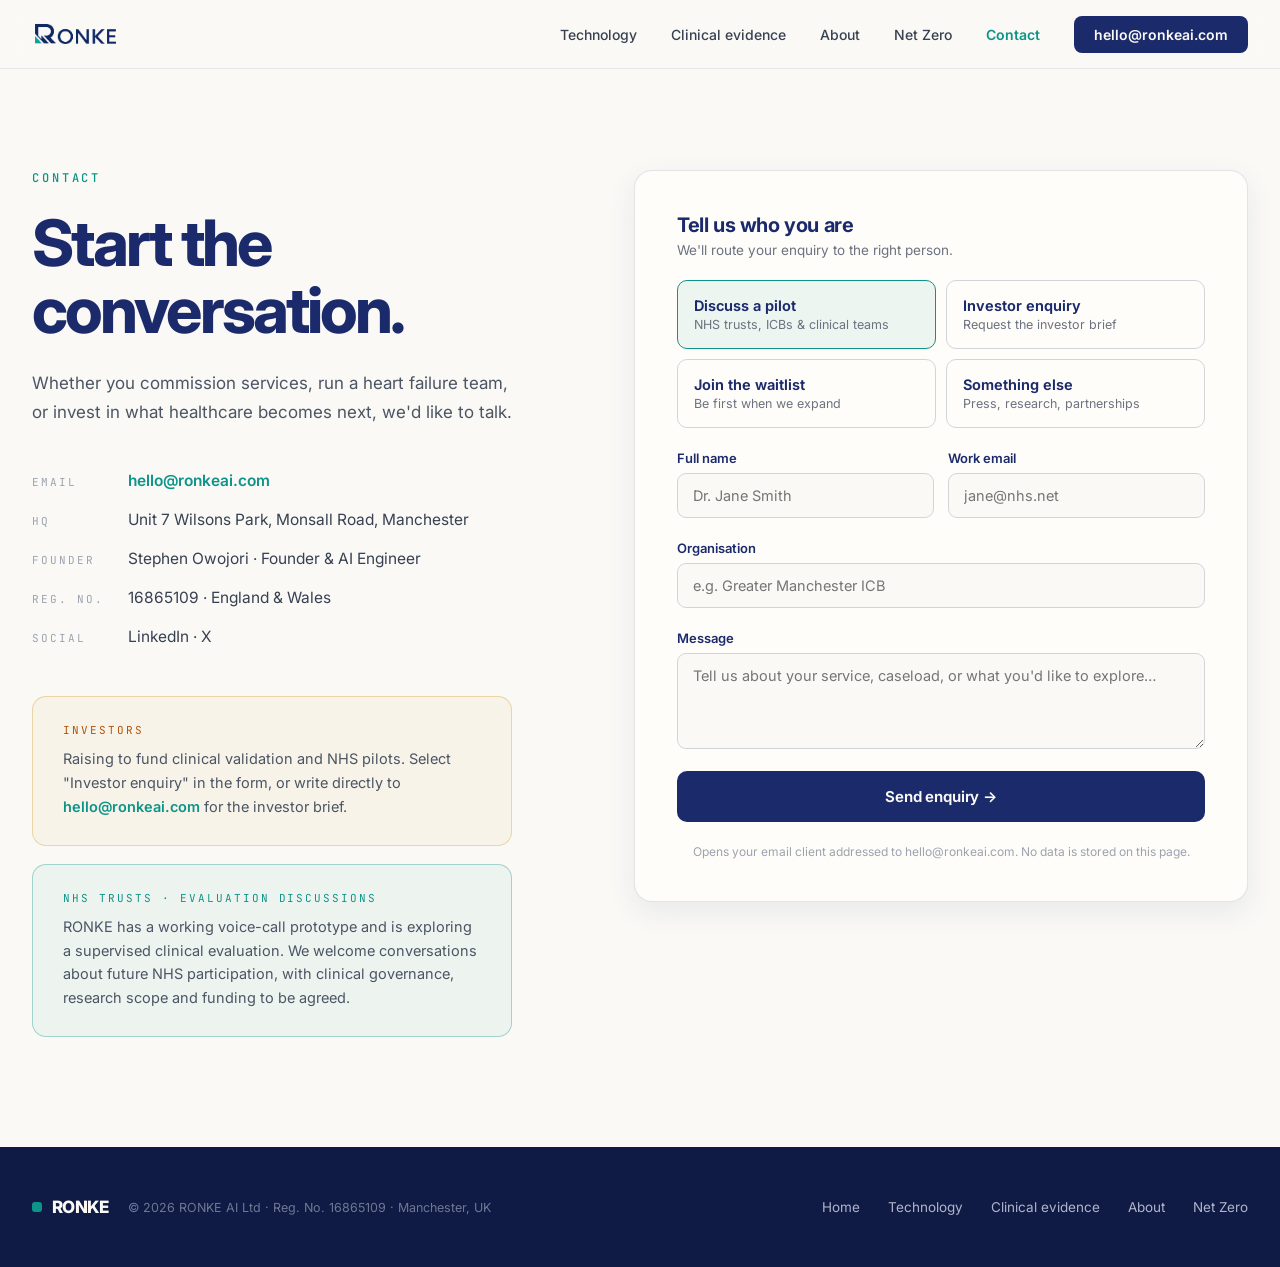
<file: contact.html>
<!doctype html>
<html lang="en-GB">
<head>
<meta charset="utf-8">
<meta name="viewport" content="width=device-width, initial-scale=1">
<!-- Google tag (gtag.js) -->
<script async src="https://www.googletagmanager.com/gtag/js?id=G-WEREX5R5P1"></script>
<script>
  window.dataLayer = window.dataLayer || [];
  function gtag(){dataLayer.push(arguments);}
  gtag('js', new Date());
  gtag('config', 'G-WEREX5R5P1');
</script>
<title>Contact — RONKE AI</title>
<meta name="description" content="Start the conversation. Whether you commission services, run a heart failure team, or invest in what healthcare becomes next, we'd like to talk. hello@ronkeai.com · Manchester, UK.">
<link rel="canonical" href="https://ronkeai.com/contact.html">
<meta name="theme-color" content="#FAF9F6">
<meta property="og:type" content="website">
<meta property="og:site_name" content="RONKE AI">
<meta property="og:title" content="Contact — RONKE AI">
<meta property="og:description" content="Explore a future clinical pilot, contact RONKE AI about investment or research, or join the waitlist. Manchester, UK.">
<meta property="og:url" content="https://ronkeai.com/contact.html">
<meta name="twitter:card" content="summary_large_image">
<meta name="twitter:image" content="https://ronkeai.com/assets/og.png">
<meta name="twitter:image:alt" content="RONKE AI — voice-first remote monitoring for heart failure">
<meta property="og:locale" content="en_GB">
<meta property="og:image" content="https://ronkeai.com/assets/og.png">
<meta property="og:image:secure_url" content="https://ronkeai.com/assets/og.png">
<meta property="og:image:type" content="image/png">
<meta property="og:image:width" content="1200">
<meta property="og:image:height" content="630">
<meta property="og:image:alt" content="RONKE AI — voice-first remote monitoring for heart failure">
<meta name="robots" content="index, follow, max-image-preview:large, max-snippet:-1">
<meta name="author" content="RONKE AI Ltd">
<link rel="icon" type="image/png" href="assets/ronke-mark-primary.png">
<link rel="preconnect" href="https://fonts.googleapis.com">
<link rel="preconnect" href="https://fonts.gstatic.com" crossorigin="anonymous">
<link href="https://fonts.googleapis.com/css2?family=Inter:wght@400;500;600;700;800&amp;family=Lora:ital,wght@0,400;0,500;1,400;1,500&amp;family=JetBrains+Mono:wght@400;500;600&amp;display=swap" rel="stylesheet">
<link rel="stylesheet" href="assets/styles.css">
<script type="application/ld+json">
{"@context":"https://schema.org","@graph":[
{"@type":"Organization","@id":"https://ronkeai.com/#org","name":"RONKE AI","legalName":"RONKE AI Ltd","url":"https://ronkeai.com/","logo":"https://ronkeai.com/assets/ronke-primary.png","image":"https://ronkeai.com/assets/og.png","description":"Voice-first remote monitoring for heart failure patients after hospital discharge.","email":"hello@ronkeai.com","foundingDate":"2025","founder":{"@type":"Person","name":"Stephen Owojori"},"address":{"@type":"PostalAddress","streetAddress":"Unit 7 Wilsons Park, Monsall Road","addressLocality":"Manchester","addressRegion":"Greater Manchester","addressCountry":"GB"},"areaServed":"GB"},
{"@type":"WebSite","@id":"https://ronkeai.com/#website","name":"RONKE AI","url":"https://ronkeai.com/","publisher":{"@id":"https://ronkeai.com/#org"},"inLanguage":"en-GB"}
]}
</script>
</head>
<body>

<!-- NAV -->
<div style="position:fixed;top:0;left:0;right:0;z-index:90;background:rgba(250,249,246,.82);backdrop-filter:blur(14px);-webkit-backdrop-filter:blur(14px);border-bottom:1px solid rgba(27,42,107,.09)">
  <div style="max-width:1280px;margin:0 auto;padding:0 32px;height:68px;display:flex;align-items:center;justify-content:space-between">
    <a href="index.html" style="display:flex;align-items:center;gap:10px">
      <img src="assets/ronke-primary.png" srcset="assets/ronke-primary.png 1x, assets/ronke-primary@2x.png 2x" alt="RONKE" style="height:26px;width:auto;display:block">
    </a>
    <div class="nav-links" style="display:flex;align-items:center;gap:34px">
      <a href="technology.html" style="font-size:14px;font-weight:500;color:#374151">Technology</a>
      <a href="clinical-evidence.html" style="font-size:14px;font-weight:500;color:#374151">Clinical evidence</a>
      <a href="about.html" style="font-size:14px;font-weight:500;color:#374151">About</a>
      <a href="net-zero.html" style="font-size:14px;font-weight:500;color:#374151">Net Zero</a>
      <a href="contact.html" style="font-size:14px;font-weight:600;color:#0D9488">Contact</a>
      <a href="mailto:hello@ronkeai.com" class="hv-teal-fill" style="background:#1B2A6B;color:#FAF9F6;font-size:14px;font-weight:600;padding:10px 20px;border-radius:8px">hello@ronkeai.com</a>
    </div>
  </div>
</div>

<!-- HERO + FORM -->
<div style="background:#FAF9F6">
  <div class="grid-2" style="max-width:1280px;margin:0 auto;padding:170px 32px 110px;display:grid;grid-template-columns:1fr 1.1fr;gap:80px;align-items:start">
    <div style="position:sticky;top:110px">
      <div style="font-family:'JetBrains Mono',monospace;font-size:12px;letter-spacing:.24em;color:#0D9488;font-weight:500;margin-bottom:24px">CONTACT</div>
      <h1 style="margin:0;font-size:clamp(40px,5vw,66px);line-height:1.04;letter-spacing:-.045em;font-weight:750;color:#1B2A6B">Start the conversation.</h1>
      <p style="margin:26px 0 0;font-size:17px;line-height:1.7;max-width:480px;color:#4b5563">Whether you commission services, run a heart failure team, or invest in what healthcare becomes next, we'd like to talk.</p>
      <div style="margin-top:44px;display:flex;flex-direction:column;gap:20px">
        <div style="display:flex;gap:16px;align-items:baseline">
          <span style="font-family:'JetBrains Mono',monospace;font-size:11px;letter-spacing:.18em;color:#9ca3af;width:80px">EMAIL</span>
          <a href="mailto:hello@ronkeai.com" style="font-size:15.5px;font-weight:600">hello@ronkeai.com</a>
        </div>
        <div style="display:flex;gap:16px;align-items:baseline">
          <span style="font-family:'JetBrains Mono',monospace;font-size:11px;letter-spacing:.18em;color:#9ca3af;width:80px">HQ</span>
          <span style="font-size:15.5px;color:#374151">Unit 7 Wilsons Park, Monsall Road, Manchester</span>
        </div>
        <div style="display:flex;gap:16px;align-items:baseline">
          <span style="font-family:'JetBrains Mono',monospace;font-size:11px;letter-spacing:.18em;color:#9ca3af;width:80px">FOUNDER</span>
          <span style="font-size:15.5px;color:#374151">Stephen Owojori · Founder &amp; AI Engineer</span>
        </div>
        <div style="display:flex;gap:16px;align-items:baseline">
          <span style="font-family:'JetBrains Mono',monospace;font-size:11px;letter-spacing:.18em;color:#9ca3af;width:80px">REG. NO.</span>
          <span style="font-size:15.5px;color:#374151">16865109 · England &amp; Wales</span>
        </div>
        <div style="display:flex;gap:16px;align-items:baseline">
          <span style="font-family:'JetBrains Mono',monospace;font-size:11px;letter-spacing:.18em;color:#9ca3af;width:80px">SOCIAL</span>
          <span style="font-size:15.5px;color:#374151">LinkedIn · X</span>
        </div>
      </div>
      <div id="investors" style="margin-top:50px;border:1px solid rgba(212,168,67,.4);background:rgba(212,168,67,.07);border-radius:14px;padding:26px 30px;max-width:480px">
        <div style="font-family:'JetBrains Mono',monospace;font-size:11px;letter-spacing:.18em;color:#B45309;margin-bottom:10px">INVESTORS</div>
        <div style="font-size:14.5px;line-height:1.65;color:#4b5563">Raising to fund clinical validation and NHS pilots. Select "Investor enquiry" in the form, or write directly to <a href="mailto:hello@ronkeai.com" style="font-weight:600">hello@ronkeai.com</a> for the investor brief.</div>
      </div>
      <div style="margin-top:18px;border:1px solid rgba(13,148,136,.35);background:rgba(13,148,136,.05);border-radius:14px;padding:26px 30px;max-width:480px">
        <div style="font-family:'JetBrains Mono',monospace;font-size:11px;letter-spacing:.18em;color:#0D9488;margin-bottom:10px">NHS TRUSTS · EVALUATION DISCUSSIONS</div>
        <div style="font-size:14.5px;line-height:1.65;color:#4b5563">RONKE has a working voice-call prototype and is exploring a supervised clinical evaluation. We welcome conversations about future NHS participation, with clinical governance, research scope and funding to be agreed.</div>
      </div>
    </div>
    <div id="waitlist" style="border:1px solid rgba(27,42,107,.12);border-radius:18px;background:#FFFDF9;box-shadow:0 10px 30px rgba(27,42,107,.08);padding:42px">

      <!-- SUCCESS STATE (hidden until submit) -->
      <div id="c-success" style="display:none">
        <div style="display:flex;flex-direction:column;align-items:center;text-align:center;padding:60px 20px;gap:18px">
          <span style="width:56px;height:56px;border-radius:50%;background:#DCFCE7;display:flex;align-items:center;justify-content:center;font-size:24px;color:#059669">✓</span>
          <div style="font-size:22px;font-weight:700;color:#1B2A6B;letter-spacing:-.02em">Thank you, we'll be in touch.</div>
          <div style="font-size:14.5px;line-height:1.65;color:#6b7280;max-width:380px">Your enquiry has been prepared for <span style="font-family:'JetBrains Mono',monospace">hello@ronkeai.com</span>. We respond to pilot and investor enquiries within two working days.</div>
          <button id="c-reset" style="margin-top:8px;border:1px solid rgba(27,42,107,.25);background:transparent;color:#1B2A6B;font-size:14px;font-weight:600;padding:11px 22px;border-radius:8px;cursor:pointer;font-family:'Inter',sans-serif">Send another</button>
        </div>
      </div>

      <!-- FORM STATE -->
      <div id="c-form">
        <div style="display:flex;flex-direction:column;gap:22px">
          <div>
            <div style="font-size:20px;font-weight:700;color:#1B2A6B;letter-spacing:-.02em">Tell us who you are</div>
            <div style="font-size:13.5px;color:#6b7280;margin-top:5px">We'll route your enquiry to the right person.</div>
          </div>
          <div class="grid-2" style="display:grid;grid-template-columns:repeat(2,1fr);gap:10px">
            <button type="button" class="c-type" data-type="pilot" style="border:1px solid #0D9488;background:rgba(13,148,136,.07);border-radius:10px;padding:16px;cursor:pointer;text-align:left;font-family:'Inter',sans-serif">
              <div style="font-size:14.5px;font-weight:650;color:#1B2A6B">Discuss a pilot</div>
              <div style="font-size:12.5px;color:#6b7280;margin-top:3px">NHS trusts, ICBs &amp; clinical teams</div>
            </button>
            <button type="button" class="c-type" data-type="investor" style="border:1px solid #d1d5db;background:#FFFDF9;border-radius:10px;padding:16px;cursor:pointer;text-align:left;font-family:'Inter',sans-serif">
              <div style="font-size:14.5px;font-weight:650;color:#1B2A6B">Investor enquiry</div>
              <div style="font-size:12.5px;color:#6b7280;margin-top:3px">Request the investor brief</div>
            </button>
            <button type="button" class="c-type" data-type="waitlist" style="border:1px solid #d1d5db;background:#FFFDF9;border-radius:10px;padding:16px;cursor:pointer;text-align:left;font-family:'Inter',sans-serif">
              <div style="font-size:14.5px;font-weight:650;color:#1B2A6B">Join the waitlist</div>
              <div style="font-size:12.5px;color:#6b7280;margin-top:3px">Be first when we expand</div>
            </button>
            <button type="button" class="c-type" data-type="other" style="border:1px solid #d1d5db;background:#FFFDF9;border-radius:10px;padding:16px;cursor:pointer;text-align:left;font-family:'Inter',sans-serif">
              <div style="font-size:14.5px;font-weight:650;color:#1B2A6B">Something else</div>
              <div style="font-size:12.5px;color:#6b7280;margin-top:3px">Press, research, partnerships</div>
            </button>
          </div>
          <div class="grid-2" style="display:grid;grid-template-columns:repeat(2,1fr);gap:14px">
            <div style="display:flex;flex-direction:column;gap:7px">
              <label for="c-name" style="font-size:13px;font-weight:600;color:#1B2A6B">Full name</label>
              <input id="c-name" placeholder="Dr. Jane Smith" style="border:1px solid #d1d5db;border-radius:9px;padding:13px 15px;font-size:14.5px;background:#FAF9F6;color:#374151">
            </div>
            <div style="display:flex;flex-direction:column;gap:7px">
              <label for="c-email" style="font-size:13px;font-weight:600;color:#1B2A6B">Work email</label>
              <input id="c-email" type="email" placeholder="jane@nhs.net" style="border:1px solid #d1d5db;border-radius:9px;padding:13px 15px;font-size:14.5px;background:#FAF9F6;color:#374151">
            </div>
          </div>
          <div style="display:flex;flex-direction:column;gap:7px">
            <label for="c-org" style="font-size:13px;font-weight:600;color:#1B2A6B">Organisation</label>
            <input id="c-org" placeholder="e.g. Greater Manchester ICB" style="border:1px solid #d1d5db;border-radius:9px;padding:13px 15px;font-size:14.5px;background:#FAF9F6;color:#374151">
          </div>
          <div style="display:flex;flex-direction:column;gap:7px">
            <label for="c-msg" style="font-size:13px;font-weight:600;color:#1B2A6B">Message</label>
            <textarea id="c-msg" rows="4" placeholder="Tell us about your service, caseload, or what you'd like to explore…" style="border:1px solid #d1d5db;border-radius:9px;padding:13px 15px;font-size:14.5px;background:#FAF9F6;color:#374151;resize:vertical"></textarea>
          </div>
          <div id="c-error" style="display:none;font-size:13.5px;color:#DC2626;background:#FEE2E2;border-radius:8px;padding:11px 15px"></div>
          <button id="c-submit" type="button" class="hv-teal-bg" style="background:#1B2A6B;color:#FAF9F6;font-size:15px;font-weight:650;padding:16px;border-radius:10px;border:none;cursor:pointer;font-family:'Inter',sans-serif;letter-spacing:-.01em">Send enquiry →</button>
          <div style="font-size:12px;color:#9ca3af;text-align:center">Opens your email client addressed to hello@ronkeai.com. No data is stored on this page.</div>
        </div>
      </div>
    </div>
  </div>
</div>

<!-- FOOTER -->
<div style="background:#0f1a45;color:rgba(229,233,245,.65)">
  <div style="max-width:1280px;margin:0 auto;padding:50px 32px;display:flex;justify-content:space-between;align-items:center;gap:30px;flex-wrap:wrap">
    <div style="display:flex;align-items:center;gap:10px">
      <span style="width:10px;height:10px;border-radius:3px;background:#0D9488"></span>
      <span style="font-weight:800;font-size:17px;letter-spacing:-.03em;color:#FAF9F6">RONKE</span>
      <span style="font-size:12.5px;color:rgba(229,233,245,.45);margin-left:10px">© 2026 RONKE AI Ltd · Reg. No. 16865109 · Manchester, UK</span>
    </div>
    <div style="display:flex;gap:28px">
      <a href="index.html" style="font-size:13.5px;color:rgba(229,233,245,.75)">Home</a>
      <a href="technology.html" style="font-size:13.5px;color:rgba(229,233,245,.75)">Technology</a>
      <a href="clinical-evidence.html" style="font-size:13.5px;color:rgba(229,233,245,.75)">Clinical evidence</a>
      <a href="about.html" style="font-size:13.5px;color:rgba(229,233,245,.75)">About</a>
      <a href="net-zero.html" style="font-size:13.5px;color:rgba(229,233,245,.75)">Net Zero</a>
    </div>
  </div>
</div>

<script>
(function () {
  var state = { type: 'pilot' };
  var labels = { pilot: 'Pilot enquiry', investor: 'Investor enquiry', waitlist: 'Waitlist', other: 'General enquiry' };

  function paintTypes() {
    var btns = document.querySelectorAll('.c-type');
    btns.forEach(function (b) {
      var sel = b.getAttribute('data-type') === state.type;
      b.style.borderColor = sel ? '#0D9488' : '#d1d5db';
      b.style.background = sel ? 'rgba(13,148,136,.07)' : '#FFFDF9';
    });
  }

  document.addEventListener('DOMContentLoaded', function () {
    var form = document.getElementById('c-form');
    var success = document.getElementById('c-success');
    var errorEl = document.getElementById('c-error');
    var nameEl = document.getElementById('c-name');
    var emailEl = document.getElementById('c-email');
    var orgEl = document.getElementById('c-org');
    var msgEl = document.getElementById('c-msg');

    document.querySelectorAll('.c-type').forEach(function (b) {
      b.addEventListener('click', function () {
        state.type = b.getAttribute('data-type');
        paintTypes();
      });
    });
    paintTypes();

    document.getElementById('c-submit').addEventListener('click', function () {
      var name = (nameEl.value || '').trim();
      var email = (emailEl.value || '').trim();
      var org = (orgEl.value || '').trim();
      var msg = (msgEl.value || '').trim();
      if (!name || !email) {
        errorEl.textContent = 'Please add your name and email so we can reply.';
        errorEl.style.display = 'block';
        return;
      }
      errorEl.style.display = 'none';
      var subject = encodeURIComponent('[' + labels[state.type] + '] ' + name + ' - ' + (org || 'no organisation given'));
      var body = encodeURIComponent('Name: ' + name + '\nEmail: ' + email + '\nOrganisation: ' + org + '\nType: ' + labels[state.type] + '\n\n' + msg);
      window.open('mailto:hello@ronkeai.com?subject=' + subject + '&body=' + body, '_self');
      form.style.display = 'none';
      success.style.display = 'block';
    });

    document.getElementById('c-reset').addEventListener('click', function () {
      success.style.display = 'none';
      form.style.display = 'block';
    });
  });
})();
</script>
</body>
</html>
</file>
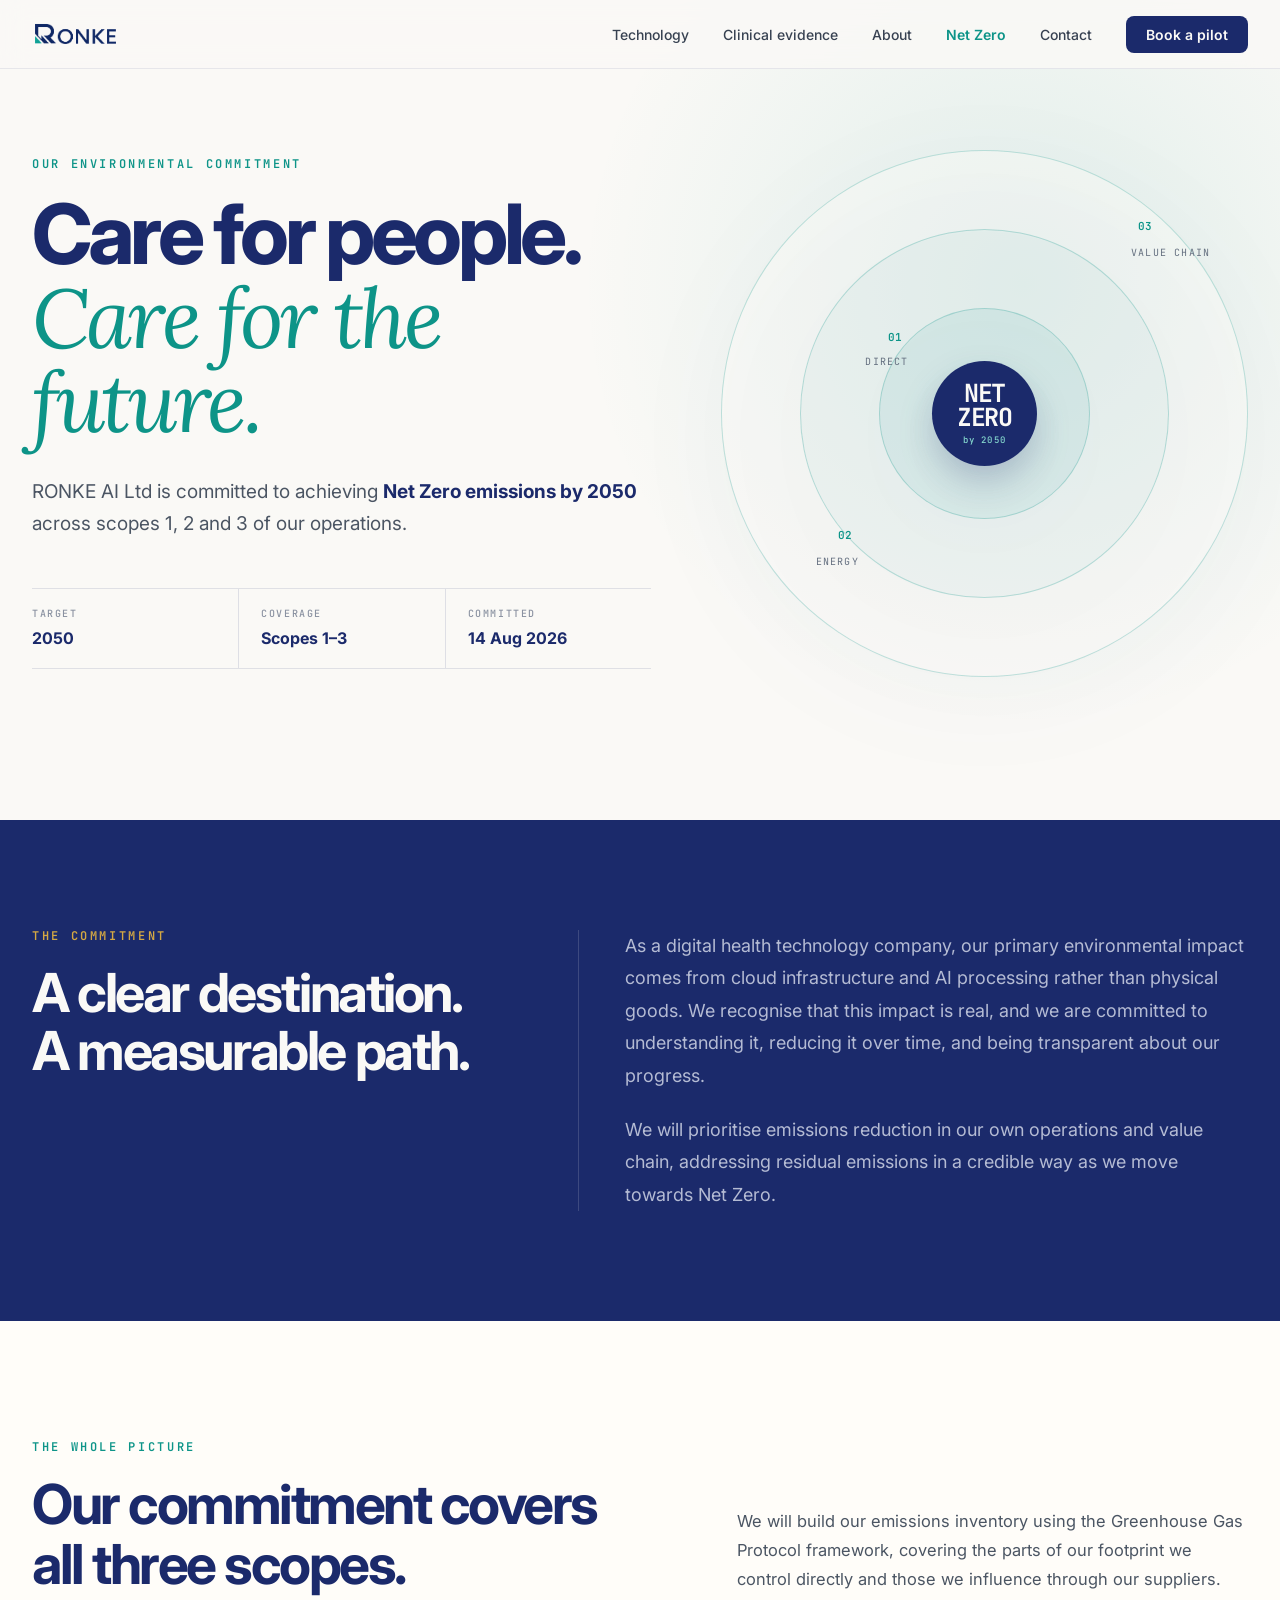
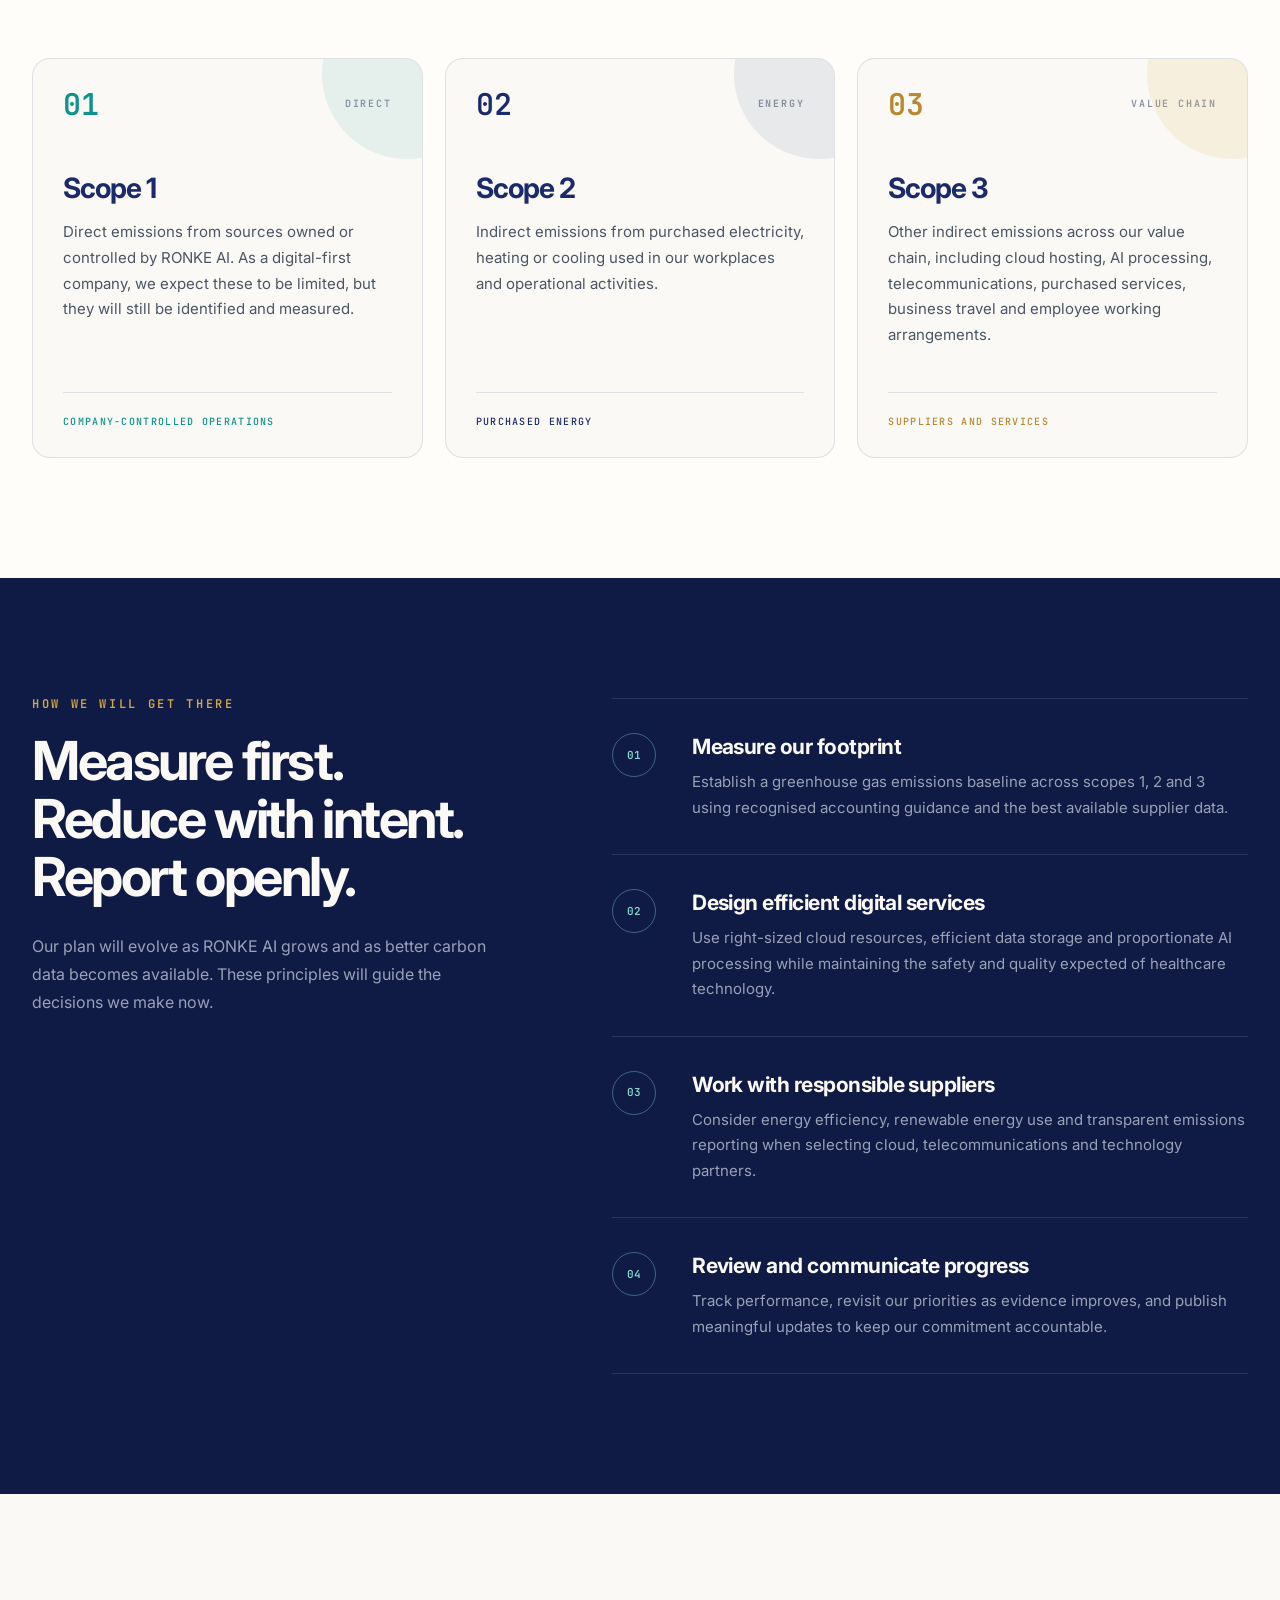
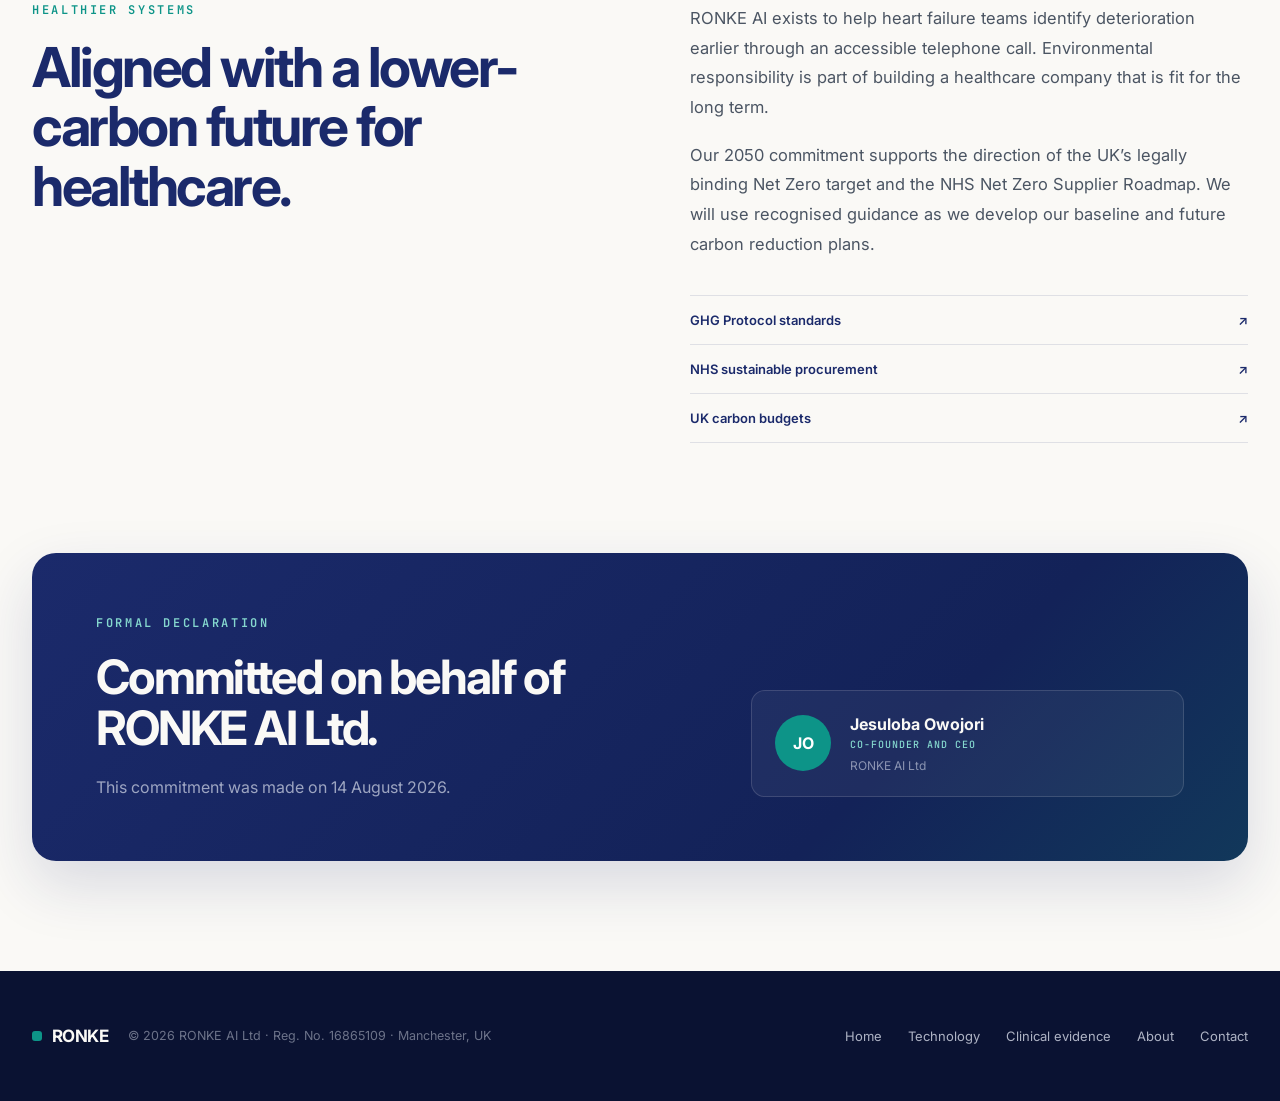
<file: net-zero.html>
<!doctype html>
<html lang="en-GB">
<head>
<meta charset="utf-8">
<meta name="viewport" content="width=device-width, initial-scale=1">
<!-- Google tag (gtag.js) -->
<script async src="https://www.googletagmanager.com/gtag/js?id=G-WEREX5R5P1"></script>
<script>
  window.dataLayer = window.dataLayer || [];
  function gtag(){dataLayer.push(arguments);}
  gtag('js', new Date());
  gtag('config', 'G-WEREX5R5P1');
</script>
<title>Net Zero Commitment — RONKE AI</title>
<meta name="description" content="RONKE AI Ltd is committed to achieving Net Zero emissions by 2050 across scopes 1, 2 and 3, with a focus on responsible cloud infrastructure and AI processing.">
<link rel="canonical" href="https://ronkeai.com/net-zero.html">
<meta name="theme-color" content="#FAF9F6">
<meta property="og:type" content="website">
<meta property="og:site_name" content="RONKE AI">
<meta property="og:title" content="Net Zero Commitment — RONKE AI">
<meta property="og:description" content="Our commitment to achieve Net Zero emissions by 2050 across our full value chain.">
<meta property="og:url" content="https://ronkeai.com/net-zero.html">
<meta property="og:locale" content="en_GB">
<meta property="og:image" content="https://ronkeai.com/assets/og.png">
<meta property="og:image:alt" content="RONKE AI — voice-first remote monitoring for heart failure">
<meta name="twitter:card" content="summary_large_image">
<meta name="twitter:image" content="https://ronkeai.com/assets/og.png">
<meta name="robots" content="index, follow, max-image-preview:large, max-snippet:-1">
<meta name="author" content="RONKE AI Ltd">
<link rel="icon" type="image/png" href="assets/ronke-mark-primary.png">
<link rel="preconnect" href="https://fonts.googleapis.com">
<link rel="preconnect" href="https://fonts.gstatic.com" crossorigin="anonymous">
<link href="https://fonts.googleapis.com/css2?family=Inter:wght@400;500;600;700;800&amp;family=Lora:ital,wght@0,400;0,500;1,400;1,500&amp;family=JetBrains+Mono:wght@400;500;600&amp;display=swap" rel="stylesheet">
<link rel="stylesheet" href="assets/styles.css">
<link rel="stylesheet" href="assets/net-zero.css">
<script type="application/ld+json">
{"@context":"https://schema.org","@type":"WebPage","name":"Net Zero Commitment","url":"https://ronkeai.com/net-zero.html","datePublished":"2026-08-14","dateModified":"2026-08-14","isPartOf":{"@type":"WebSite","name":"RONKE AI","url":"https://ronkeai.com/"},"publisher":{"@type":"Organization","name":"RONKE AI Ltd","url":"https://ronkeai.com/","logo":{"@type":"ImageObject","url":"https://ronkeai.com/assets/ronke-primary.png"}},"description":"RONKE AI Ltd's commitment to achieving Net Zero emissions by 2050 across scopes 1, 2 and 3."}
</script>
</head>
<body>

<header class="nz-nav">
  <div class="nz-nav__inner">
    <a href="index.html" class="nz-brand" aria-label="RONKE AI home">
      <img src="assets/ronke-primary.png" srcset="assets/ronke-primary.png 1x, assets/ronke-primary@2x.png 2x" alt="RONKE">
    </a>
    <nav class="nav-links nz-nav__links" aria-label="Primary navigation">
      <a href="technology.html">Technology</a>
      <a href="clinical-evidence.html">Clinical evidence</a>
      <a href="about.html">About</a>
      <a href="net-zero.html" aria-current="page" style="font-weight:600;color:#0D9488">Net Zero</a>
      <a href="contact.html">Contact</a>
      <a href="contact.html" class="nz-button nz-button--small">Book a pilot</a>
    </nav>
  </div>
</header>

<main>
  <section class="nz-hero" aria-labelledby="net-zero-title">
    <div class="nz-hero__wash" aria-hidden="true"></div>
    <div class="nz-shell nz-hero__grid">
      <div class="nz-hero__content">
        <p class="nz-eyebrow">OUR ENVIRONMENTAL COMMITMENT</p>
        <h1 id="net-zero-title">Care for people.<br><em>Care for the future.</em></h1>
        <p class="nz-hero__intro">RONKE AI Ltd is committed to achieving <strong>Net Zero emissions by 2050</strong> across scopes 1, 2 and 3 of our operations.</p>
        <div class="nz-hero__meta" aria-label="Commitment summary">
          <div><span>Target</span><strong>2050</strong></div>
          <div><span>Coverage</span><strong>Scopes 1–3</strong></div>
          <div><span>Committed</span><strong>14 Aug 2026</strong></div>
        </div>
      </div>
      <div class="nz-orbit" aria-label="Our Net Zero commitment covers direct operations, energy and our wider value chain">
        <div class="nz-orbit__ring nz-orbit__ring--three"><span>03</span><small>Value chain</small></div>
        <div class="nz-orbit__ring nz-orbit__ring--two"><span>02</span><small>Energy</small></div>
        <div class="nz-orbit__ring nz-orbit__ring--one"><span>01</span><small>Direct</small></div>
        <div class="nz-orbit__core"><strong>NET<br>ZERO</strong><span>by 2050</span></div>
      </div>
    </div>
  </section>

  <section class="nz-statement" aria-labelledby="statement-title">
    <div class="nz-shell nz-statement__grid">
      <div>
        <p class="nz-eyebrow nz-eyebrow--gold">THE COMMITMENT</p>
        <h2 id="statement-title">A clear destination.<br>A measurable path.</h2>
      </div>
      <div class="nz-statement__copy">
        <p>As a digital health technology company, our primary environmental impact comes from cloud infrastructure and AI processing rather than physical goods. We recognise that this impact is real, and we are committed to understanding it, reducing it over time, and being transparent about our progress.</p>
        <p>We will prioritise emissions reduction in our own operations and value chain, addressing residual emissions in a credible way as we move towards Net Zero.</p>
      </div>
    </div>
  </section>

  <section class="nz-scopes" aria-labelledby="scopes-title">
    <div class="nz-shell">
      <div class="nz-section-heading">
        <div>
          <p class="nz-eyebrow">THE WHOLE PICTURE</p>
          <h2 id="scopes-title">Our commitment covers all three scopes.</h2>
        </div>
        <p>We will build our emissions inventory using the Greenhouse Gas Protocol framework, covering the parts of our footprint we control directly and those we influence through our suppliers.</p>
      </div>
      <div class="nz-scope-grid">
        <article class="nz-scope-card nz-scope-card--one">
          <div class="nz-scope-card__top"><span>01</span><small>DIRECT</small></div>
          <h3>Scope 1</h3>
          <p>Direct emissions from sources owned or controlled by RONKE AI. As a digital-first company, we expect these to be limited, but they will still be identified and measured.</p>
          <div class="nz-scope-card__tag">Company-controlled operations</div>
        </article>
        <article class="nz-scope-card nz-scope-card--two">
          <div class="nz-scope-card__top"><span>02</span><small>ENERGY</small></div>
          <h3>Scope 2</h3>
          <p>Indirect emissions from purchased electricity, heating or cooling used in our workplaces and operational activities.</p>
          <div class="nz-scope-card__tag">Purchased energy</div>
        </article>
        <article class="nz-scope-card nz-scope-card--three">
          <div class="nz-scope-card__top"><span>03</span><small>VALUE CHAIN</small></div>
          <h3>Scope 3</h3>
          <p>Other indirect emissions across our value chain, including cloud hosting, AI processing, telecommunications, purchased services, business travel and employee working arrangements.</p>
          <div class="nz-scope-card__tag">Suppliers and services</div>
        </article>
      </div>
    </div>
  </section>

  <section class="nz-actions" aria-labelledby="actions-title">
    <div class="nz-shell nz-actions__grid">
      <div class="nz-actions__lead">
        <p class="nz-eyebrow nz-eyebrow--gold">HOW WE WILL GET THERE</p>
        <h2 id="actions-title">Measure first.<br>Reduce with intent.<br>Report openly.</h2>
        <p>Our plan will evolve as RONKE AI grows and as better carbon data becomes available. These principles will guide the decisions we make now.</p>
      </div>
      <ol class="nz-action-list">
        <li>
          <span>01</span>
          <div><h3>Measure our footprint</h3><p>Establish a greenhouse gas emissions baseline across scopes 1, 2 and 3 using recognised accounting guidance and the best available supplier data.</p></div>
        </li>
        <li>
          <span>02</span>
          <div><h3>Design efficient digital services</h3><p>Use right-sized cloud resources, efficient data storage and proportionate AI processing while maintaining the safety and quality expected of healthcare technology.</p></div>
        </li>
        <li>
          <span>03</span>
          <div><h3>Work with responsible suppliers</h3><p>Consider energy efficiency, renewable energy use and transparent emissions reporting when selecting cloud, telecommunications and technology partners.</p></div>
        </li>
        <li>
          <span>04</span>
          <div><h3>Review and communicate progress</h3><p>Track performance, revisit our priorities as evidence improves, and publish meaningful updates to keep our commitment accountable.</p></div>
        </li>
      </ol>
    </div>
  </section>

  <section class="nz-context" aria-labelledby="context-title">
    <div class="nz-shell nz-context__grid">
      <div>
        <p class="nz-eyebrow">HEALTHIER SYSTEMS</p>
        <h2 id="context-title">Aligned with a lower-carbon future for healthcare.</h2>
      </div>
      <div>
        <p>RONKE AI exists to help heart failure teams identify deterioration earlier through an accessible telephone call. Environmental responsibility is part of building a healthcare company that is fit for the long term.</p>
        <p>Our 2050 commitment supports the direction of the UK’s legally binding Net Zero target and the NHS Net Zero Supplier Roadmap. We will use recognised guidance as we develop our baseline and future carbon reduction plans.</p>
        <div class="nz-reference-links" aria-label="External frameworks">
          <a href="https://ghgprotocol.org/standards" target="_blank" rel="noopener">GHG Protocol standards <span aria-hidden="true">↗</span></a>
          <a href="https://www.england.nhs.uk/nhs-commercial/sustainability/" target="_blank" rel="noopener">NHS sustainable procurement <span aria-hidden="true">↗</span></a>
          <a href="https://www.gov.uk/guidance/carbon-budgets" target="_blank" rel="noopener">UK carbon budgets <span aria-hidden="true">↗</span></a>
        </div>
      </div>
    </div>
  </section>

  <section class="nz-signature" aria-labelledby="signature-title">
    <div class="nz-shell">
      <div class="nz-signature__card">
        <div>
          <p class="nz-eyebrow nz-eyebrow--light">FORMAL DECLARATION</p>
          <h2 id="signature-title">Committed on behalf of RONKE AI Ltd.</h2>
          <p>This commitment was made on 14 August 2026.</p>
        </div>
        <div class="nz-signature__name">
          <span class="nz-signature__mark" aria-hidden="true">JO</span>
          <div>
            <strong>Jesuloba Owojori</strong>
            <span>Co-Founder and CEO</span>
            <small>RONKE AI Ltd</small>
          </div>
        </div>
      </div>
    </div>
  </section>
</main>

<footer class="nz-footer">
  <div class="nz-shell nz-footer__inner">
    <div class="nz-footer__brand">
      <span></span><strong>RONKE</strong>
      <small>© 2026 RONKE AI Ltd · Reg. No. 16865109 · Manchester, UK</small>
    </div>
    <nav aria-label="Footer navigation">
      <a href="index.html">Home</a>
      <a href="technology.html">Technology</a>
      <a href="clinical-evidence.html">Clinical evidence</a>
      <a href="about.html">About</a>
      <a href="contact.html">Contact</a>
    </nav>
  </div>
</footer>
</body>
</html>
</file>
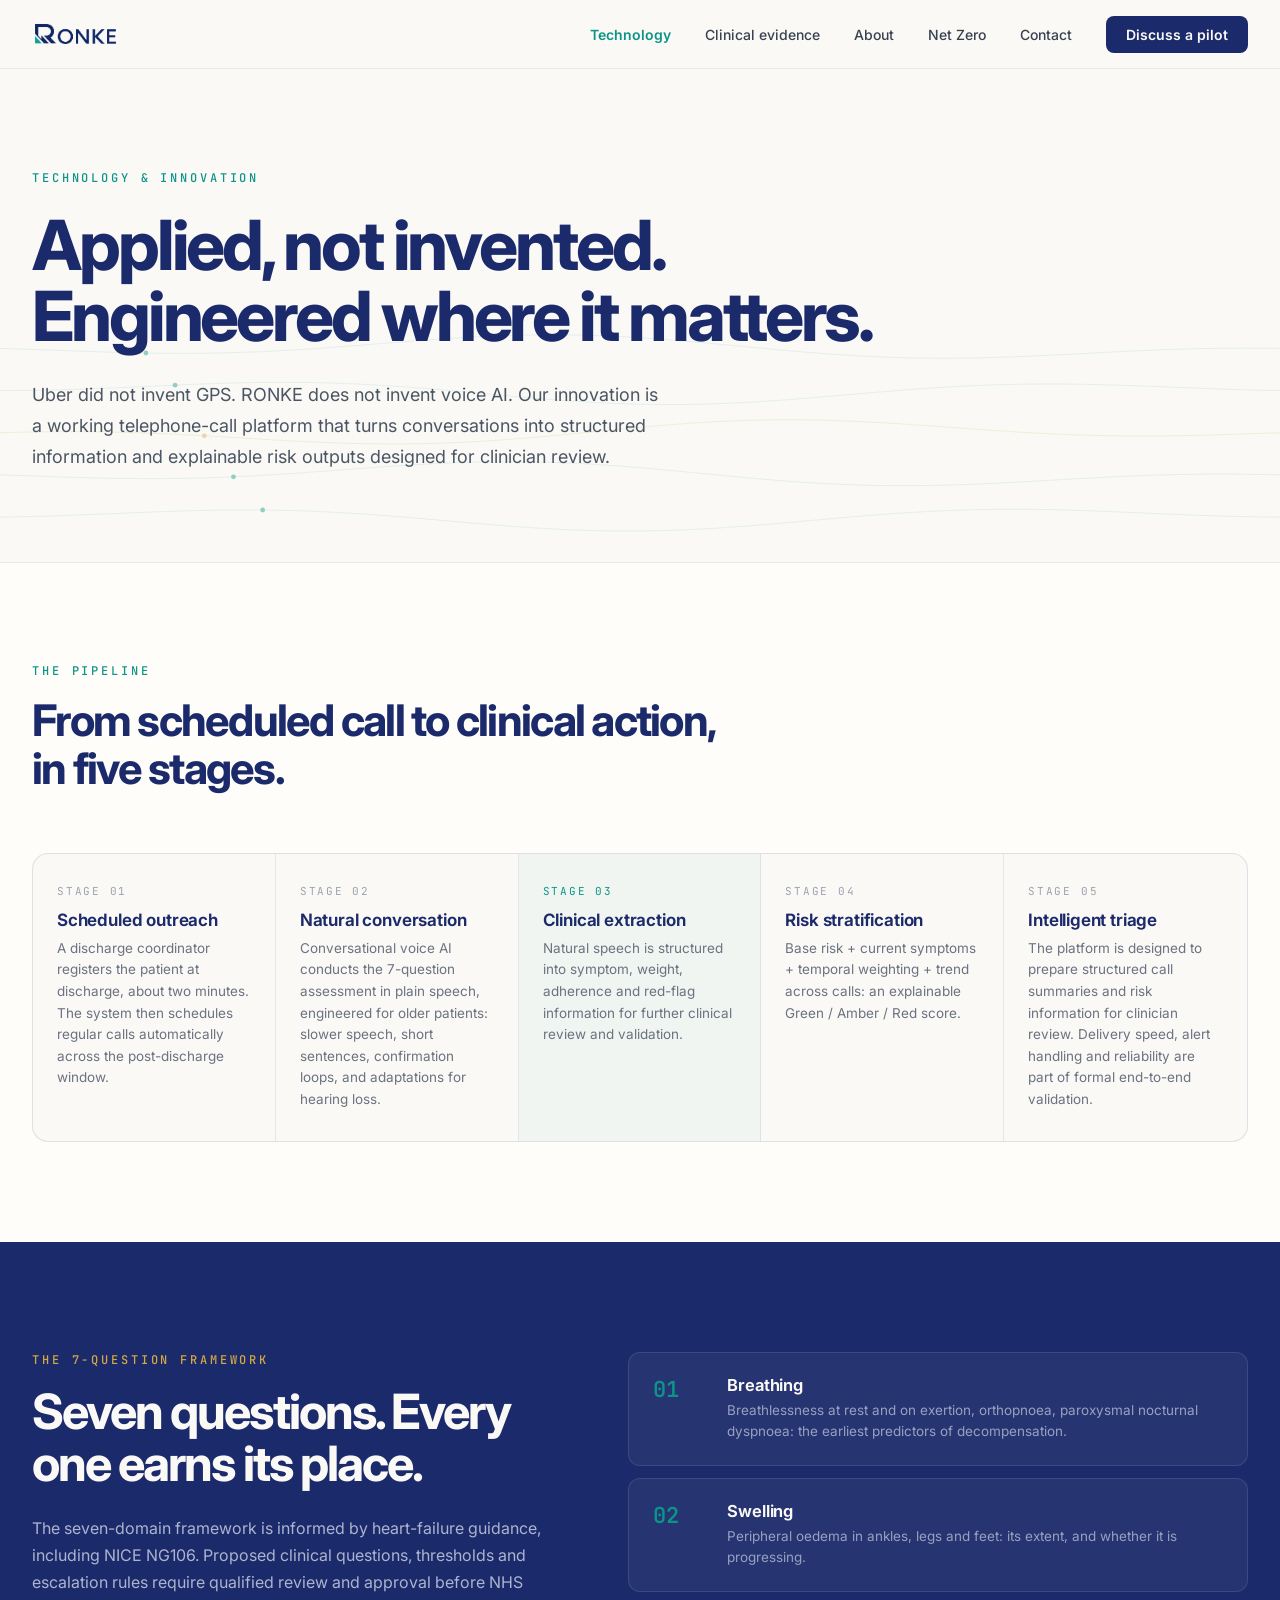
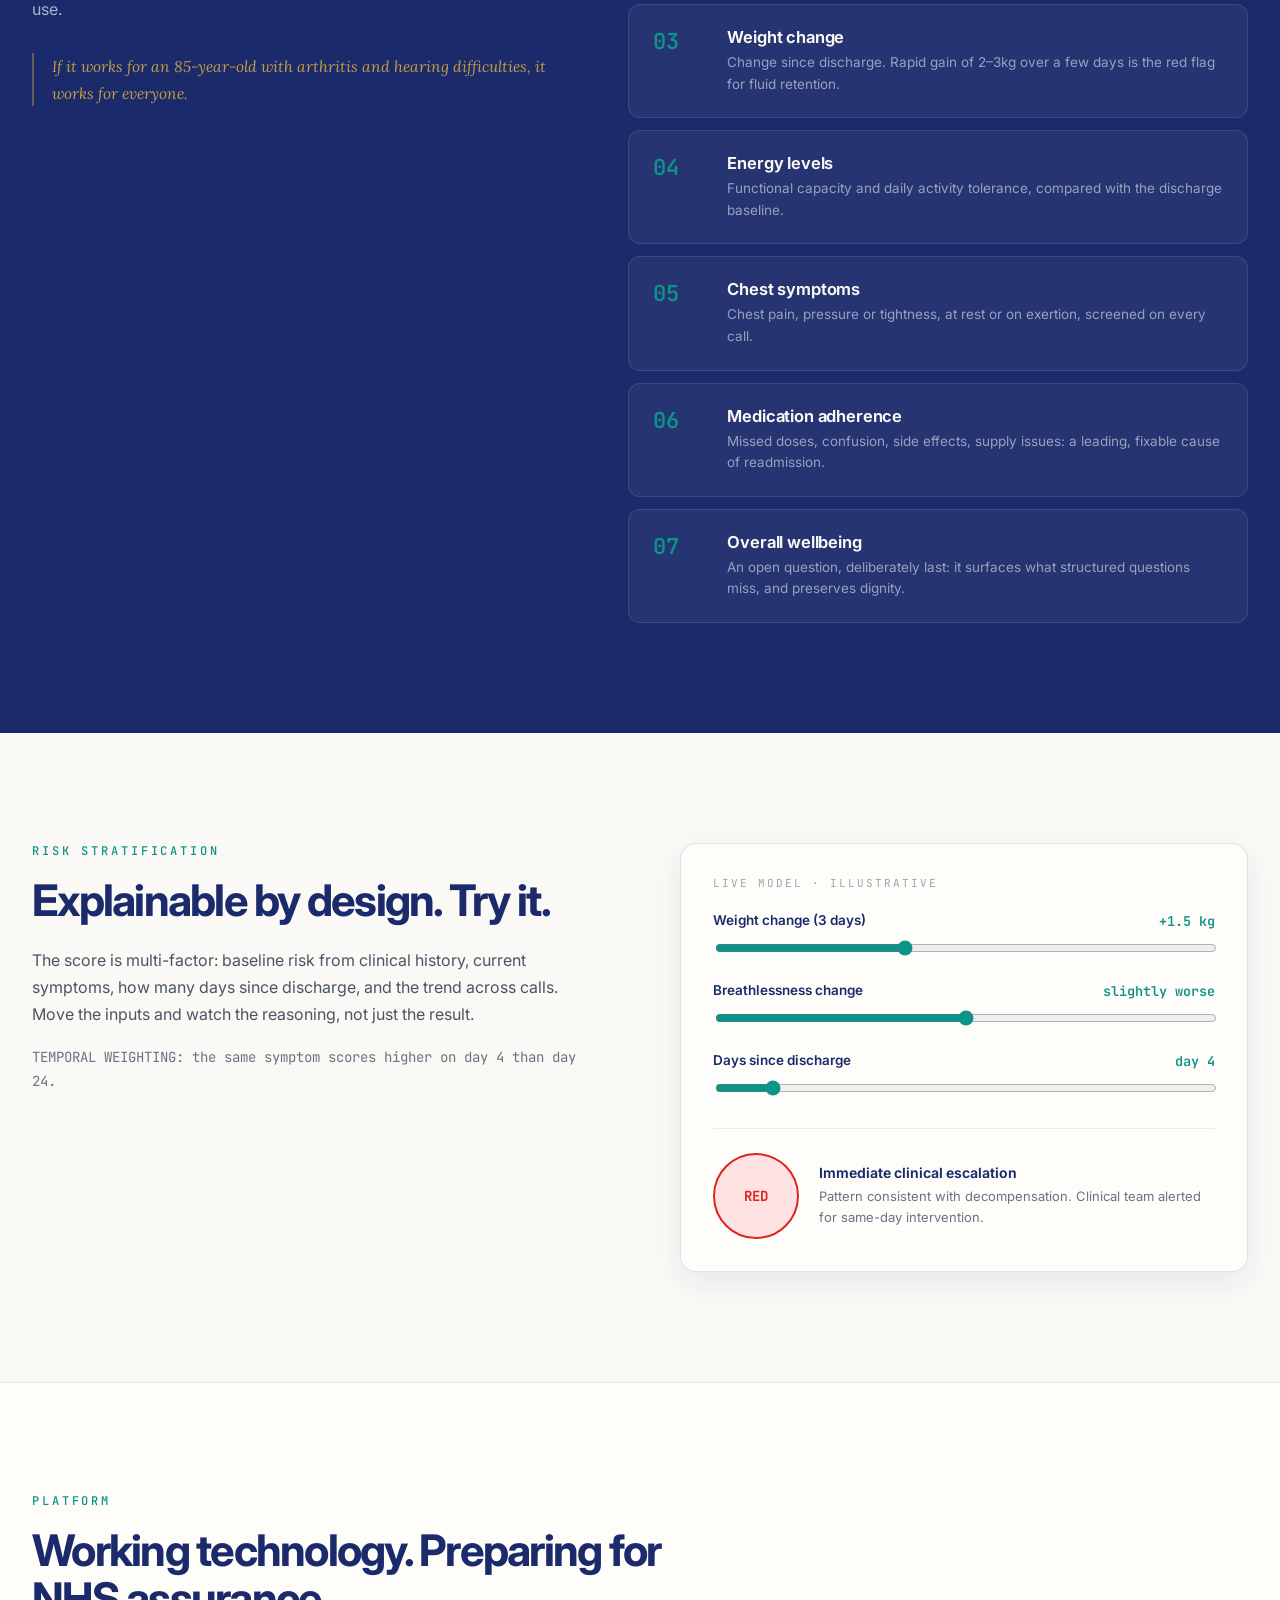
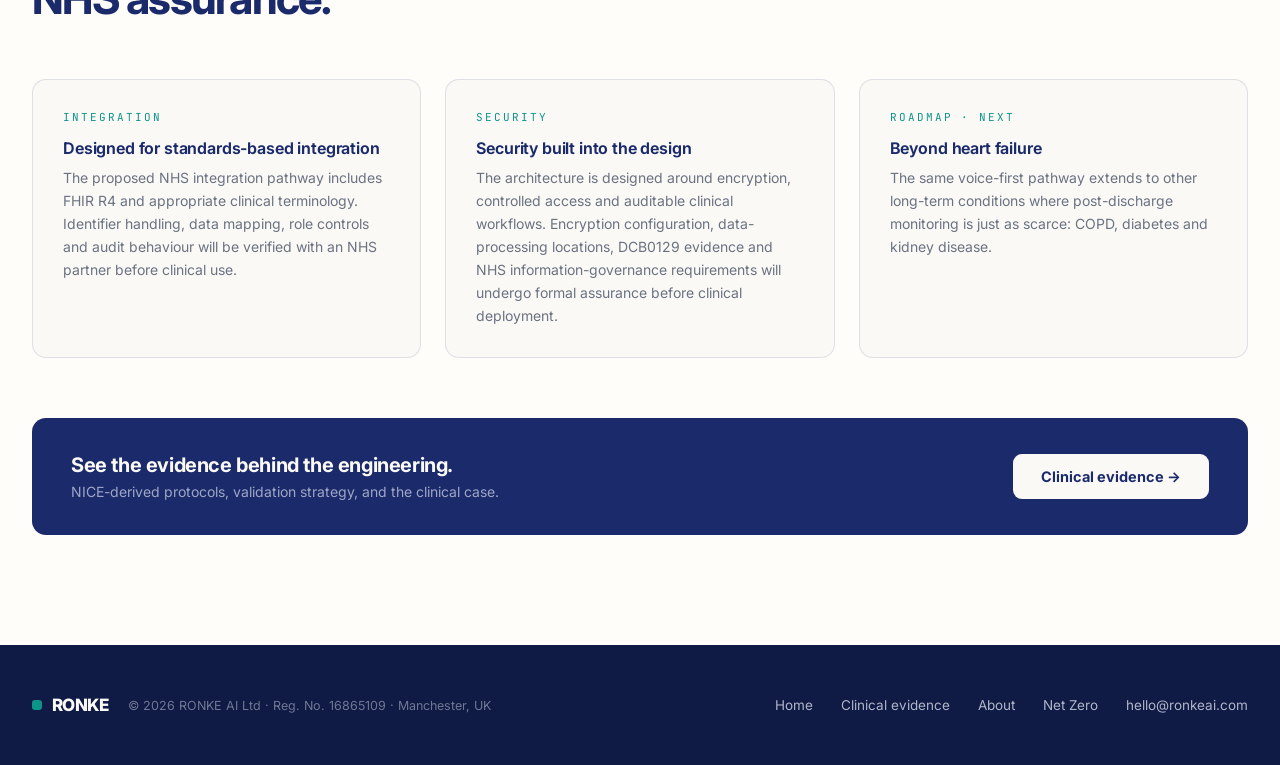
<file: technology.html>
<!doctype html>
<html lang="en-GB">
<head>
<meta charset="utf-8">
<meta name="viewport" content="width=device-width, initial-scale=1">
<!-- Google tag (gtag.js) -->
<script async src="https://www.googletagmanager.com/gtag/js?id=G-WEREX5R5P1"></script>
<script>
  window.dataLayer = window.dataLayer || [];
  function gtag(){dataLayer.push(arguments);}
  gtag('js', new Date());
  gtag('config', 'G-WEREX5R5P1');
</script>
<title>Technology — RONKE AI</title>
<meta name="description" content="RONKE AI has a working telephone-call prototype with structured responses and explainable risk logic. Explore the clinical workflow and the planned NHS assurance and evaluation.">
<link rel="canonical" href="https://ronkeai.com/technology.html">
<meta name="theme-color" content="#FAF9F6">
<meta property="og:type" content="website">
<meta property="og:site_name" content="RONKE AI">
<meta property="og:title" content="Technology — RONKE AI">
<meta property="og:description" content="A working telephone-first prototype combining voice calls, structured information and explainable risk logic for clinician review.">
<meta property="og:url" content="https://ronkeai.com/technology.html">
<meta name="twitter:card" content="summary_large_image">
<meta name="twitter:image" content="https://ronkeai.com/assets/og.png">
<meta name="twitter:image:alt" content="RONKE AI — voice-first remote monitoring for heart failure">
<meta property="og:locale" content="en_GB">
<meta property="og:image" content="https://ronkeai.com/assets/og.png">
<meta property="og:image:secure_url" content="https://ronkeai.com/assets/og.png">
<meta property="og:image:type" content="image/png">
<meta property="og:image:width" content="1200">
<meta property="og:image:height" content="630">
<meta property="og:image:alt" content="RONKE AI — voice-first remote monitoring for heart failure">
<meta name="robots" content="index, follow, max-image-preview:large, max-snippet:-1">
<meta name="author" content="RONKE AI Ltd">
<link rel="icon" type="image/png" href="assets/ronke-mark-primary.png">
<link rel="preconnect" href="https://fonts.googleapis.com">
<link rel="preconnect" href="https://fonts.gstatic.com" crossorigin="anonymous">
<link href="https://fonts.googleapis.com/css2?family=Inter:wght@400;500;600;700;800&amp;family=Lora:ital,wght@0,400;0,500;1,400;1,500&amp;family=JetBrains+Mono:wght@400;500;600&amp;display=swap" rel="stylesheet">
<link rel="stylesheet" href="assets/styles.css">
<script type="application/ld+json">
{"@context":"https://schema.org","@graph":[
{"@type":"Organization","@id":"https://ronkeai.com/#org","name":"RONKE AI","legalName":"RONKE AI Ltd","url":"https://ronkeai.com/","logo":"https://ronkeai.com/assets/ronke-primary.png","image":"https://ronkeai.com/assets/og.png","description":"Voice-first remote monitoring for heart failure patients after hospital discharge.","email":"hello@ronkeai.com","foundingDate":"2025","founder":{"@type":"Person","name":"Stephen Owojori"},"address":{"@type":"PostalAddress","streetAddress":"Unit 7 Wilsons Park, Monsall Road","addressLocality":"Manchester","addressRegion":"Greater Manchester","addressCountry":"GB"},"areaServed":"GB"},
{"@type":"WebSite","@id":"https://ronkeai.com/#website","name":"RONKE AI","url":"https://ronkeai.com/","publisher":{"@id":"https://ronkeai.com/#org"},"inLanguage":"en-GB"}
]}
</script>
</head>
<body>

<!-- NAV -->
<div style="position:fixed;top:0;left:0;right:0;z-index:90;background:rgba(250,249,246,.82);backdrop-filter:blur(14px);-webkit-backdrop-filter:blur(14px);border-bottom:1px solid rgba(27,42,107,.09)">
  <div style="max-width:1280px;margin:0 auto;padding:0 32px;height:68px;display:flex;align-items:center;justify-content:space-between">
    <a href="index.html" style="display:flex;align-items:center;gap:10px">
      <img src="assets/ronke-primary.png" srcset="assets/ronke-primary.png 1x, assets/ronke-primary@2x.png 2x" alt="RONKE" style="height:26px;width:auto;display:block">
    </a>
    <div class="nav-links" style="display:flex;align-items:center;gap:34px">
      <a href="technology.html" style="font-size:14px;font-weight:600;color:#0D9488">Technology</a>
      <a href="clinical-evidence.html" style="font-size:14px;font-weight:500;color:#374151">Clinical evidence</a>
      <a href="about.html" style="font-size:14px;font-weight:500;color:#374151">About</a>
      <a href="net-zero.html" style="font-size:14px;font-weight:500;color:#374151">Net Zero</a>
      <a href="contact.html" style="font-size:14px;font-weight:500;color:#374151">Contact</a>
      <a href="contact.html" class="hv-teal-fill" style="background:#1B2A6B;color:#FAF9F6;font-size:14px;font-weight:600;padding:10px 20px;border-radius:8px">Discuss a pilot</a>
    </div>
  </div>
</div>

<!-- HERO -->
<div style="position:relative;background:#FAF9F6;overflow:hidden;border-bottom:1px solid rgba(27,42,107,.08)">
  <canvas id="pipe-gl" style="position:absolute;inset:0;width:100%;height:100%;display:block;opacity:.6"></canvas>
  <div style="position:relative;max-width:1280px;margin:0 auto;padding:170px 32px 90px">
    <div style="font-family:'JetBrains Mono',monospace;font-size:12px;letter-spacing:.24em;color:#0D9488;font-weight:500;margin-bottom:24px">TECHNOLOGY &amp; INNOVATION</div>
    <h1 style="margin:0;font-size:clamp(40px,5.4vw,72px);line-height:1.03;letter-spacing:-.045em;font-weight:750;color:#1B2A6B;max-width:840px">Applied, not invented. Engineered where it matters.</h1>
    <p style="margin:28px 0 0;font-size:18px;line-height:1.7;max-width:640px;color:#4b5563">Uber did not invent GPS. RONKE does not invent voice AI. Our innovation is a working telephone-call platform that turns conversations into structured information and explainable risk outputs designed for clinician review.</p>
  </div>
</div>

<!-- PIPELINE -->
<div style="background:#FFFDF9">
  <div style="max-width:1280px;margin:0 auto;padding:100px 32px">
    <div style="font-family:'JetBrains Mono',monospace;font-size:12px;letter-spacing:.24em;color:#0D9488;font-weight:500;margin-bottom:18px">THE PIPELINE</div>
    <h2 style="margin:0 0 60px;font-size:clamp(30px,3.4vw,44px);line-height:1.1;letter-spacing:-.04em;font-weight:720;color:#1B2A6B;max-width:700px">From scheduled call to clinical action, in five stages.</h2>
    <div class="grid-5" style="display:grid;grid-template-columns:repeat(5,1fr);gap:0;border:1px solid rgba(27,42,107,.12);border-radius:16px;overflow:hidden;background:#FAF9F6">
      <div style="padding:30px 24px;border-right:1px solid rgba(27,42,107,.09);position:relative">
        <div style="font-family:'JetBrains Mono',monospace;font-size:11px;color:#9ca3af;letter-spacing:.16em">STAGE 01</div>
        <div style="font-size:17px;font-weight:650;color:#1B2A6B;margin-top:12px;letter-spacing:-.01em">Scheduled outreach</div>
        <div style="font-size:13.5px;line-height:1.6;color:#6b7280;margin-top:8px">A discharge coordinator registers the patient at discharge, about two minutes. The system then schedules regular calls automatically across the post-discharge window.</div>
      </div>
      <div style="padding:30px 24px;border-right:1px solid rgba(27,42,107,.09);position:relative">
        <div style="font-family:'JetBrains Mono',monospace;font-size:11px;color:#9ca3af;letter-spacing:.16em">STAGE 02</div>
        <div style="font-size:17px;font-weight:650;color:#1B2A6B;margin-top:12px;letter-spacing:-.01em">Natural conversation</div>
        <div style="font-size:13.5px;line-height:1.6;color:#6b7280;margin-top:8px">Conversational voice AI conducts the 7-question assessment in plain speech, engineered for older patients: slower speech, short sentences, confirmation loops, and adaptations for hearing loss.</div>
      </div>
      <div style="padding:30px 24px;border-right:1px solid rgba(27,42,107,.09);position:relative;background:rgba(13,148,136,.04)">
        <div style="font-family:'JetBrains Mono',monospace;font-size:11px;color:#0D9488;letter-spacing:.16em">STAGE 03</div>
        <div style="font-size:17px;font-weight:650;color:#1B2A6B;margin-top:12px;letter-spacing:-.01em">Clinical extraction</div>
        <div style="font-size:13.5px;line-height:1.6;color:#6b7280;margin-top:8px">Natural speech is structured into symptom, weight, adherence and red-flag information for further clinical review and validation.</div>
      </div>
      <div style="padding:30px 24px;border-right:1px solid rgba(27,42,107,.09);position:relative">
        <div style="font-family:'JetBrains Mono',monospace;font-size:11px;color:#9ca3af;letter-spacing:.16em">STAGE 04</div>
        <div style="font-size:17px;font-weight:650;color:#1B2A6B;margin-top:12px;letter-spacing:-.01em">Risk stratification</div>
        <div style="font-size:13.5px;line-height:1.6;color:#6b7280;margin-top:8px">Base risk + current symptoms + temporal weighting + trend across calls: an explainable Green / Amber / Red score.</div>
      </div>
      <div style="padding:30px 24px">
        <div style="font-family:'JetBrains Mono',monospace;font-size:11px;color:#9ca3af;letter-spacing:.16em">STAGE 05</div>
        <div style="font-size:17px;font-weight:650;color:#1B2A6B;margin-top:12px;letter-spacing:-.01em">Intelligent triage</div>
        <div style="font-size:13.5px;line-height:1.6;color:#6b7280;margin-top:8px">The platform is designed to prepare structured call summaries and risk information for clinician review. Delivery speed, alert handling and reliability are part of formal end-to-end validation.</div>
      </div>
    </div>
  </div>
</div>

<!-- 7 QUESTIONS -->
<div style="background:#1B2A6B">
  <div class="grid-2" style="max-width:1280px;margin:0 auto;padding:110px 32px;display:grid;grid-template-columns:1fr 1.2fr;gap:80px">
    <div style="position:sticky;top:110px;align-self:start">
      <div style="font-family:'JetBrains Mono',monospace;font-size:12px;letter-spacing:.24em;color:#D4A843;font-weight:500;margin-bottom:18px">THE 7-QUESTION FRAMEWORK</div>
      <h2 style="margin:0;font-size:clamp(32px,3.8vw,50px);line-height:1.08;letter-spacing:-.04em;font-weight:720;color:#FAF9F6">Seven questions. Every one earns its place.</h2>
      <p style="margin:24px 0 0;font-size:16px;line-height:1.7;color:rgba(229,233,245,.72)">The seven-domain framework is informed by heart-failure guidance, including NICE NG106. Proposed clinical questions, thresholds and escalation rules require qualified review and approval before NHS use.</p>
      <div style="margin-top:30px;font-family:'Lora',serif;font-style:italic;font-size:15.5px;line-height:1.7;color:rgba(212,168,67,.9);border-left:2px solid rgba(212,168,67,.4);padding-left:18px">If it works for an 85-year-old with arthritis and hearing difficulties, it works for everyone.</div>
    </div>
    <div style="display:flex;flex-direction:column;gap:12px">
      <div style="display:grid;grid-template-columns:56px 1fr;gap:18px;background:rgba(250,249,246,.05);border:1px solid rgba(250,249,246,.1);border-radius:12px;padding:22px 24px;align-items:start">
        <span style="font-family:'JetBrains Mono',monospace;font-size:22px;color:#0D9488;font-weight:600">01</span>
        <div><div style="font-size:16.5px;font-weight:650;color:#FAF9F6;letter-spacing:-.01em">Breathing</div><div style="font-size:13.5px;line-height:1.6;color:rgba(229,233,245,.6);margin-top:5px">Breathlessness at rest and on exertion, orthopnoea, paroxysmal nocturnal dyspnoea: the earliest predictors of decompensation.</div></div>
      </div>
      <div style="display:grid;grid-template-columns:56px 1fr;gap:18px;background:rgba(250,249,246,.05);border:1px solid rgba(250,249,246,.1);border-radius:12px;padding:22px 24px;align-items:start">
        <span style="font-family:'JetBrains Mono',monospace;font-size:22px;color:#0D9488;font-weight:600">02</span>
        <div><div style="font-size:16.5px;font-weight:650;color:#FAF9F6;letter-spacing:-.01em">Swelling</div><div style="font-size:13.5px;line-height:1.6;color:rgba(229,233,245,.6);margin-top:5px">Peripheral oedema in ankles, legs and feet: its extent, and whether it is progressing.</div></div>
      </div>
      <div style="display:grid;grid-template-columns:56px 1fr;gap:18px;background:rgba(250,249,246,.05);border:1px solid rgba(250,249,246,.1);border-radius:12px;padding:22px 24px;align-items:start">
        <span style="font-family:'JetBrains Mono',monospace;font-size:22px;color:#0D9488;font-weight:600">03</span>
        <div><div style="font-size:16.5px;font-weight:650;color:#FAF9F6;letter-spacing:-.01em">Weight change</div><div style="font-size:13.5px;line-height:1.6;color:rgba(229,233,245,.6);margin-top:5px">Change since discharge. Rapid gain of 2–3kg over a few days is the red flag for fluid retention.</div></div>
      </div>
      <div style="display:grid;grid-template-columns:56px 1fr;gap:18px;background:rgba(250,249,246,.05);border:1px solid rgba(250,249,246,.1);border-radius:12px;padding:22px 24px;align-items:start">
        <span style="font-family:'JetBrains Mono',monospace;font-size:22px;color:#0D9488;font-weight:600">04</span>
        <div><div style="font-size:16.5px;font-weight:650;color:#FAF9F6;letter-spacing:-.01em">Energy levels</div><div style="font-size:13.5px;line-height:1.6;color:rgba(229,233,245,.6);margin-top:5px">Functional capacity and daily activity tolerance, compared with the discharge baseline.</div></div>
      </div>
      <div style="display:grid;grid-template-columns:56px 1fr;gap:18px;background:rgba(250,249,246,.05);border:1px solid rgba(250,249,246,.1);border-radius:12px;padding:22px 24px;align-items:start">
        <span style="font-family:'JetBrains Mono',monospace;font-size:22px;color:#0D9488;font-weight:600">05</span>
        <div><div style="font-size:16.5px;font-weight:650;color:#FAF9F6;letter-spacing:-.01em">Chest symptoms</div><div style="font-size:13.5px;line-height:1.6;color:rgba(229,233,245,.6);margin-top:5px">Chest pain, pressure or tightness, at rest or on exertion, screened on every call.</div></div>
      </div>
      <div style="display:grid;grid-template-columns:56px 1fr;gap:18px;background:rgba(250,249,246,.05);border:1px solid rgba(250,249,246,.1);border-radius:12px;padding:22px 24px;align-items:start">
        <span style="font-family:'JetBrains Mono',monospace;font-size:22px;color:#0D9488;font-weight:600">06</span>
        <div><div style="font-size:16.5px;font-weight:650;color:#FAF9F6;letter-spacing:-.01em">Medication adherence</div><div style="font-size:13.5px;line-height:1.6;color:rgba(229,233,245,.6);margin-top:5px">Missed doses, confusion, side effects, supply issues: a leading, fixable cause of readmission.</div></div>
      </div>
      <div style="display:grid;grid-template-columns:56px 1fr;gap:18px;background:rgba(250,249,246,.05);border:1px solid rgba(250,249,246,.1);border-radius:12px;padding:22px 24px;align-items:start">
        <span style="font-family:'JetBrains Mono',monospace;font-size:22px;color:#0D9488;font-weight:600">07</span>
        <div><div style="font-size:16.5px;font-weight:650;color:#FAF9F6;letter-spacing:-.01em">Overall wellbeing</div><div style="font-size:13.5px;line-height:1.6;color:rgba(229,233,245,.6);margin-top:5px">An open question, deliberately last: it surfaces what structured questions miss, and preserves dignity.</div></div>
      </div>
    </div>
  </div>
</div>

<!-- RISK ENGINE INTERACTIVE -->
<div style="background:#FAF9F6;border-bottom:1px solid rgba(27,42,107,.08)">
  <div class="grid-2" style="max-width:1280px;margin:0 auto;padding:110px 32px;display:grid;grid-template-columns:1fr 1fr;gap:80px;align-items:start">
    <div>
      <div style="font-family:'JetBrains Mono',monospace;font-size:12px;letter-spacing:.24em;color:#0D9488;font-weight:500;margin-bottom:18px">RISK STRATIFICATION</div>
      <h2 style="margin:0;font-size:clamp(30px,3.4vw,46px);line-height:1.1;letter-spacing:-.04em;font-weight:720;color:#1B2A6B">Explainable by design. Try it.</h2>
      <p style="margin:22px 0 0;font-size:16px;line-height:1.7;color:#4b5563">The score is multi-factor: baseline risk from clinical history, current symptoms, how many days since discharge, and the trend across calls. Move the inputs and watch the reasoning, not just the result.</p>
      <p style="margin:18px 0 0;font-size:14px;line-height:1.7;color:#6b7280;font-family:'JetBrains Mono',monospace">TEMPORAL WEIGHTING: the same symptom scores higher on day 4 than day 24.</p>
    </div>
    <div style="border:1px solid rgba(27,42,107,.12);border-radius:16px;background:#FFFDF9;box-shadow:0 10px 30px rgba(27,42,107,.08);padding:32px">
      <div style="font-family:'JetBrains Mono',monospace;font-size:11px;letter-spacing:.18em;color:#9ca3af;margin-bottom:22px">LIVE MODEL · ILLUSTRATIVE</div>
      <div style="display:flex;flex-direction:column;gap:22px">
        <div>
          <div style="display:flex;justify-content:space-between;font-size:13.5px;font-weight:600;color:#1B2A6B;margin-bottom:8px"><span>Weight change (3 days)</span><span id="t-weight-label" style="font-family:'JetBrains Mono',monospace;color:#0D9488">+1.5 kg</span></div>
          <input id="t-weight" type="range" min="0" max="4" step="0.5" value="1.5" style="width:100%;accent-color:#0D9488">
        </div>
        <div>
          <div style="display:flex;justify-content:space-between;font-size:13.5px;font-weight:600;color:#1B2A6B;margin-bottom:8px"><span>Breathlessness change</span><span id="t-breath-label" style="font-family:'JetBrains Mono',monospace;color:#0D9488">slightly worse</span></div>
          <input id="t-breath" type="range" min="0" max="2" step="1" value="1" style="width:100%;accent-color:#0D9488">
        </div>
        <div>
          <div style="display:flex;justify-content:space-between;font-size:13.5px;font-weight:600;color:#1B2A6B;margin-bottom:8px"><span>Days since discharge</span><span id="t-day-label" style="font-family:'JetBrains Mono',monospace;color:#0D9488">day 4</span></div>
          <input id="t-day" type="range" min="1" max="30" step="1" value="4" style="width:100%;accent-color:#0D9488">
        </div>
      </div>
      <div style="margin-top:28px;border-top:1px solid rgba(27,42,107,.09);padding-top:24px;display:flex;align-items:center;gap:20px">
        <div id="t-rag-circle" style="width:86px;height:86px;border-radius:50%;display:flex;align-items:center;justify-content:center;background:#FEE2E2;border:2px solid #DC2626;transition:all .4s">
          <span id="t-rag-label" style="font-family:'JetBrains Mono',monospace;font-size:14px;font-weight:700;color:#DC2626">RED</span>
        </div>
        <div style="flex:1">
          <div id="t-rag-action" style="font-size:14px;font-weight:650;color:#1B2A6B">Immediate clinical escalation</div>
          <div id="t-rag-why" style="font-size:13px;line-height:1.6;color:#6b7280;margin-top:5px">Pattern consistent with decompensation. Clinical team alerted for same-day intervention.</div>
        </div>
      </div>
    </div>
  </div>
</div>

<!-- STACK / SECURITY -->
<div style="background:#FFFDF9">
  <div style="max-width:1280px;margin:0 auto;padding:110px 32px">
    <div style="font-family:'JetBrains Mono',monospace;font-size:12px;letter-spacing:.24em;color:#0D9488;font-weight:500;margin-bottom:18px">PLATFORM</div>
    <h2 style="margin:0 0 56px;font-size:clamp(30px,3.4vw,44px);line-height:1.1;letter-spacing:-.04em;font-weight:720;color:#1B2A6B;max-width:720px">Working technology. Preparing for NHS assurance.</h2>
    <div class="grid-3" style="display:grid;grid-template-columns:repeat(3,1fr);gap:24px">
      <div style="border:1px solid rgba(27,42,107,.12);border-radius:14px;padding:30px;background:#FAF9F6">
        <div style="font-family:'JetBrains Mono',monospace;font-size:11px;letter-spacing:.18em;color:#0D9488;margin-bottom:14px">INTEGRATION</div>
        <div style="font-size:16px;font-weight:650;color:#1B2A6B;letter-spacing:-.01em">Designed for standards-based integration</div>
        <div style="font-size:14px;line-height:1.65;color:#6b7280;margin-top:8px">The proposed NHS integration pathway includes FHIR R4 and appropriate clinical terminology. Identifier handling, data mapping, role controls and audit behaviour will be verified with an NHS partner before clinical use.</div>
      </div>
      <div style="border:1px solid rgba(27,42,107,.12);border-radius:14px;padding:30px;background:#FAF9F6">
        <div style="font-family:'JetBrains Mono',monospace;font-size:11px;letter-spacing:.18em;color:#0D9488;margin-bottom:14px">SECURITY</div>
        <div style="font-size:16px;font-weight:650;color:#1B2A6B;letter-spacing:-.01em">Security built into the design</div>
        <div style="font-size:14px;line-height:1.65;color:#6b7280;margin-top:8px">The architecture is designed around encryption, controlled access and auditable clinical workflows. Encryption configuration, data-processing locations, DCB0129 evidence and NHS information-governance requirements will undergo formal assurance before clinical deployment.</div>
      </div>
      <div style="border:1px solid rgba(27,42,107,.12);border-radius:14px;padding:30px;background:#FAF9F6">
        <div style="font-family:'JetBrains Mono',monospace;font-size:11px;letter-spacing:.18em;color:#0D9488;margin-bottom:14px">ROADMAP · NEXT</div>
        <div style="font-size:16px;font-weight:650;color:#1B2A6B;letter-spacing:-.01em">Beyond heart failure</div>
        <div style="font-size:14px;line-height:1.65;color:#6b7280;margin-top:8px">The same voice-first pathway extends to other long-term conditions where post-discharge monitoring is just as scarce: COPD, diabetes and kidney disease.</div>
      </div>
    </div>
    <div style="margin-top:60px;display:flex;justify-content:space-between;align-items:center;gap:30px;flex-wrap:wrap;border:1px solid rgba(27,42,107,.12);border-radius:14px;padding:34px 38px;background:#1B2A6B">
      <div>
        <div style="font-size:20px;font-weight:700;color:#FAF9F6;letter-spacing:-.02em">See the evidence behind the engineering.</div>
        <div style="font-size:14px;color:rgba(229,233,245,.65);margin-top:6px">NICE-derived protocols, validation strategy, and the clinical case.</div>
      </div>
      <a href="clinical-evidence.html" class="hv-teal-fill" style="background:#FAF9F6;color:#1B2A6B;font-size:14.5px;font-weight:700;padding:14px 28px;border-radius:9px;white-space:nowrap">Clinical evidence →</a>
    </div>
  </div>
</div>

<!-- FOOTER -->
<div style="background:#0f1a45;color:rgba(229,233,245,.65)">
  <div style="max-width:1280px;margin:0 auto;padding:50px 32px;display:flex;justify-content:space-between;align-items:center;gap:30px;flex-wrap:wrap">
    <div style="display:flex;align-items:center;gap:10px">
      <span style="width:10px;height:10px;border-radius:3px;background:#0D9488"></span>
      <span style="font-weight:800;font-size:17px;letter-spacing:-.03em;color:#FAF9F6">RONKE</span>
      <span style="font-size:12.5px;color:rgba(229,233,245,.45);margin-left:10px">© 2026 RONKE AI Ltd · Reg. No. 16865109 · Manchester, UK</span>
    </div>
    <div style="display:flex;gap:28px">
      <a href="index.html" style="font-size:13.5px;color:rgba(229,233,245,.75)">Home</a>
      <a href="clinical-evidence.html" style="font-size:13.5px;color:rgba(229,233,245,.75)">Clinical evidence</a>
      <a href="about.html" style="font-size:13.5px;color:rgba(229,233,245,.75)">About</a>
      <a href="net-zero.html" style="font-size:13.5px;color:rgba(229,233,245,.75)">Net Zero</a>
      <a href="mailto:hello@ronkeai.com" style="font-size:13.5px;color:rgba(229,233,245,.75)">hello@ronkeai.com</a>
    </div>
  </div>
</div>

<script>
(function () {
  var reduce = window.matchMedia && window.matchMedia('(prefers-reduced-motion: reduce)').matches;
  function M() { return !reduce; }

  function initPipe() {
    var canvas = document.getElementById('pipe-gl');
    if (!canvas) return;
    var ctx = canvas.getContext('2d');
    var DPR = Math.min(window.devicePixelRatio, 2);
    var fit = function () { canvas.width = canvas.clientWidth * DPR; canvas.height = canvas.clientHeight * DPR; };
    fit();
    window.addEventListener('resize', fit);
    var t = 0;
    var draw = function () {
      var W = canvas.width, H = canvas.height;
      ctx.clearRect(0, 0, W, H);
      for (var i = 0; i < 5; i++) {
        var yBase = H * (0.62 + i * 0.075);
        ctx.strokeStyle = i === 2 ? 'rgba(212,168,67,.28)' : 'rgba(13,148,136,.16)';
        ctx.lineWidth = 1 * DPR;
        ctx.beginPath();
        for (var x = 0; x <= W; x += 5 * DPR) {
          var xn = x / W;
          var y = yBase + Math.sin(xn * 9 + t * (0.8 + i * 0.18) + i * 2) * 14 * DPR * Math.sin(xn * Math.PI);
          if (x === 0) ctx.moveTo(x, y); else ctx.lineTo(x, y);
        }
        ctx.stroke();
        var p = ((t * (0.10 + i * 0.02)) % 1);
        var dy = yBase + Math.sin(p * 9 + t * (0.8 + i * 0.18) + i * 2) * 14 * DPR * Math.sin(p * Math.PI);
        ctx.fillStyle = i === 2 ? '#D4A843' : '#0D9488';
        ctx.globalAlpha = .7;
        ctx.beginPath(); ctx.arc(p * W, dy, 2.4 * DPR, 0, Math.PI * 2); ctx.fill();
        ctx.globalAlpha = 1;
      }
      if (M()) t += 0.012;
      requestAnimationFrame(draw);
    };
    draw();
  }

  function initRiskModel() {
    var wEl = document.getElementById('t-weight');
    var bEl = document.getElementById('t-breath');
    var dEl = document.getElementById('t-day');
    if (!wEl || !bEl || !dEl) return;
    var wLab = document.getElementById('t-weight-label');
    var bLab = document.getElementById('t-breath-label');
    var dLab = document.getElementById('t-day-label');
    var circle = document.getElementById('t-rag-circle');
    var ragLabel = document.getElementById('t-rag-label');
    var action = document.getElementById('t-rag-action');
    var why = document.getElementById('t-rag-why');
    var ragMap = [
      { label: 'GREEN', color: '#059669', bg: '#DCFCE7', action: 'Continue automated monitoring', why: 'No significant symptom change in this illustrative example. Next call proceeds under the agreed clinical review pathway.' },
      { label: 'AMBER', color: '#D97706', bg: '#FEF3C7', action: 'Same-day nurse review', why: 'Early warning pattern detected. Queued with transcript and extracted findings attached.' },
      { label: 'RED', color: '#DC2626', bg: '#FEE2E2', action: 'Immediate clinical escalation', why: 'Pattern consistent with decompensation. Clinical team alerted for same-day intervention.' }
    ];
    var breathLabels = ['no change', 'slightly worse', 'markedly worse'];
    function score(weight, breath, day) {
      var temporal = day <= 7 ? 1.4 : day <= 14 ? 1.15 : 1.0;
      var s = (weight * 2.2 + breath * 3.0) * temporal;
      if (s >= 8) return 2;
      if (s >= 3.5) return 1;
      return 0;
    }
    function update() {
      var weight = parseFloat(wEl.value);
      var breath = parseInt(bEl.value, 10);
      var day = parseInt(dEl.value, 10);
      wLab.textContent = '+' + weight.toFixed(1) + ' kg';
      bLab.textContent = breathLabels[breath];
      dLab.textContent = 'day ' + day;
      var rag = ragMap[score(weight, breath, day)];
      circle.style.background = rag.bg;
      circle.style.borderColor = rag.color;
      ragLabel.style.color = rag.color;
      ragLabel.textContent = rag.label;
      action.textContent = rag.action;
      why.textContent = rag.why;
    }
    [wEl, bEl, dEl].forEach(function (el) { el.addEventListener('input', update); });
    update();
  }

  document.addEventListener('DOMContentLoaded', function () {
    initPipe();
    initRiskModel();
  });
})();
</script>
</body>
</html>
</file>
<file: assets/styles.css>
/* RONKE Health — shared site styles.
   Rebuilt from the Claude Design handoff into plain, self-contained CSS.
   Brand: navy #1B2A6B · teal #0D9488 · gold #D4A843 · cream #FAF9F6 */

*,*::before,*::after{box-sizing:border-box}
html{scroll-behavior:smooth}
body{
  margin:0;
  background:#FAF9F6;
  color:#374151;
  font-family:'Inter',system-ui,-apple-system,Segoe UI,Roboto,sans-serif;
  -webkit-font-smoothing:antialiased;
}
a{color:#0D9488;text-decoration:none}
a:hover{color:#1B2A6B}
img{max-width:100%}
::selection{background:rgba(13,148,136,.2)}

/* Form controls (Contact) */
input,textarea,select{font-family:'Inter',system-ui,sans-serif}
input:focus,textarea:focus,select:focus{outline:2px solid rgba(13,148,136,.5);outline-offset:1px}

/* Hover helpers — replace the design tool's `style-hover` attribute.
   !important so they override each element's inline base styles. */
.hv-teal-fill:hover{background:#0D9488 !important;color:#FAF9F6 !important}
.hv-teal-bg:hover{background:#0D9488 !important}
.hv-outline-teal:hover{border-color:#0D9488 !important;color:#0D9488 !important}
.hv-outline-gold:hover{border-color:#D4A843 !important;color:#D4A843 !important}

/* Animations used across pages */
@keyframes ronkePulse{0%{transform:scale(.6);opacity:.9}70%{transform:scale(2.2);opacity:0}100%{transform:scale(2.2);opacity:0}}
@keyframes ronkeBeat{0%,100%{transform:scale(1)}12%{transform:scale(1.12)}24%{transform:scale(1)}36%{transform:scale(1.06)}48%{transform:scale(1)}}

/* Responsive: collapse the multi-column layouts on narrow screens so the
   body never scrolls horizontally on phones/tablets. */
@media (max-width:900px){
  .grid-2,.grid-3,.grid-4,.grid-5{grid-template-columns:1fr !important}
  .nav-links{display:none !important}
}
@media (prefers-reduced-motion:reduce){
  html{scroll-behavior:auto}
}
</file>
<file: assets/home-hero.css>
.home-hero {
  isolation: isolate;
  justify-content: flex-start !important;
}

.home-hero__photo {
  position: absolute;
  inset: 0;
  z-index: 0;
  width: 100%;
  height: 100%;
  object-fit: cover;
  object-position: 64% 20%;
  opacity: 0.9;
}

.home-hero__text-field {
  position: absolute;
  inset: 0 auto 0 0;
  z-index: 1;
  width: 100%;
  background: rgba(250, 249, 246, 0.18);
}

.home-hero #hero-gl {
  display: block !important;
  z-index: 2;
  opacity: 0.62;
  mix-blend-mode: multiply;
  pointer-events: none;
  -webkit-mask-image: radial-gradient(
    ellipse 72% 58% at 80% 72%,
    #000 0%,
    rgba(0, 0, 0, 0.86) 44%,
    rgba(0, 0, 0, 0.32) 70%,
    transparent 100%
  );
  mask-image: radial-gradient(
    ellipse 72% 58% at 80% 72%,
    #000 0%,
    rgba(0, 0, 0, 0.86) 44%,
    rgba(0, 0, 0, 0.32) 70%,
    transparent 100%
  );
}

.home-hero > :not(.home-hero__photo, .home-hero__text-field, #hero-gl) {
  z-index: 3;
}

.home-hero__content h1 {
  font-weight: 800 !important;
  letter-spacing: 0 !important;
  max-width: 760px !important;
}

.home-hero__content p {
  max-width: 550px !important;
  color: #354064 !important;
  font-weight: 500;
}

.home-hero__content > div:first-child {
  font-weight: 600 !important;
  color: #087b73 !important;
  letter-spacing: 0.2em !important;
}

.home-hero__content .hv-outline-teal {
  background: rgba(250, 249, 246, 0.9) !important;
}

.home-hero__metrics {
  z-index: 4 !important;
  flex-shrink: 0;
  margin-top: auto;
  background: rgba(250, 249, 246, 0.93) !important;
  backdrop-filter: blur(10px) !important;
}

@media (min-width: 901px) and (max-height: 800px) {
  .home-hero {
    min-height: calc(100vh - 68px) !important;
  }

  .home-hero__content {
    padding-top: 92px !important;
    padding-bottom: 28px !important;
  }

  .home-hero__content > div:first-child {
    margin-bottom: 18px !important;
  }

  .home-hero__content h1 {
    max-width: 740px !important;
    font-size: 60px !important;
  }

  .home-hero__content p {
    max-width: 590px !important;
    margin-top: 20px !important;
    font-size: 17px !important;
    line-height: 1.5 !important;
  }

  .home-hero__content p + div {
    margin-top: 24px !important;
  }

  .home-hero__metrics .grid-3 {
    padding-top: 18px !important;
    padding-bottom: 18px !important;
  }

  .home-hero__metrics span:first-child {
    font-size: 25px !important;
  }
}

@media (max-width: 900px) {
  .home-hero {
    min-height: 100svh !important;
  }

  .home-hero__photo {
    object-position: 69% center;
  }

  .home-hero__text-field {
    width: 100%;
    background: rgba(250, 249, 246, 0.62);
  }

  .home-hero__content {
    padding: 110px 24px 32px !important;
  }

  .home-hero__content > div:first-child {
    margin-bottom: 14px !important;
    font-size: 11px !important;
    line-height: 1.35;
  }

  .home-hero__content h1 {
    max-width: 100% !important;
    font-size: 42px !important;
  }

  .home-hero__content p {
    max-width: 100% !important;
    margin-top: 22px !important;
    font-size: 16px !important;
    line-height: 1.5 !important;
  }

  .home-hero__content p + div {
    margin-top: 24px !important;
    gap: 10px !important;
  }

  .home-hero__content p + div a {
    padding: 14px 22px !important;
  }

  .home-hero__metrics .grid-3 {
    gap: 18px !important;
    padding: 20px 24px !important;
  }

  .home-hero #hero-gl {
    display: block !important;
    opacity: 0.38;
    -webkit-mask-image: radial-gradient(
      ellipse 86% 46% at 78% 82%,
      #000 0%,
      rgba(0, 0, 0, 0.76) 48%,
      rgba(0, 0, 0, 0.2) 72%,
      transparent 100%
    );
    mask-image: radial-gradient(
      ellipse 86% 46% at 78% 82%,
      #000 0%,
      rgba(0, 0, 0, 0.76) 48%,
      rgba(0, 0, 0, 0.2) 72%,
      transparent 100%
    );
  }
}

@media (max-width: 560px) {
  .home-hero #hero-gl {
    opacity: 0.3;
  }
}
</file>
<file: assets/net-zero.css>
:root{
  --nz-navy:#1B2A6B;
  --nz-navy-deep:#0f1a45;
  --nz-teal:#0D9488;
  --nz-teal-dark:#08766d;
  --nz-gold:#D4A843;
  --nz-cream:#FAF9F6;
  --nz-paper:#FFFDF9;
  --nz-text:#4b5563;
  --nz-line:rgba(27,42,107,.12);
}
body{overflow-x:hidden}
.nz-shell{width:min(1280px,calc(100% - 64px));margin:0 auto}
.nz-nav{position:fixed;inset:0 0 auto;z-index:90;background:rgba(250,249,246,.86);border-bottom:1px solid rgba(27,42,107,.09);backdrop-filter:blur(14px);-webkit-backdrop-filter:blur(14px)}
.nz-nav__inner{width:min(1280px,calc(100% - 64px));height:68px;margin:0 auto;display:flex;align-items:center;justify-content:space-between}
.nz-brand{display:flex;align-items:center}.nz-brand img{display:block;width:auto;height:26px}
.nz-nav__links{display:flex;align-items:center;gap:34px}.nz-nav__links>a{font-size:14px;font-weight:500;color:#374151}.nz-nav__links>a:hover{color:var(--nz-teal)}
.nz-button{display:inline-flex!important;align-items:center;justify-content:center;background:var(--nz-navy);color:var(--nz-cream)!important;border-radius:8px;font-weight:600!important;transition:background .2s ease,transform .2s ease}.nz-button:hover{background:var(--nz-teal);transform:translateY(-1px)}.nz-button--small{padding:10px 20px}
.nz-eyebrow{margin:0 0 22px;font:600 12px/1 'JetBrains Mono',monospace;letter-spacing:.22em;color:var(--nz-teal)}.nz-eyebrow--gold{color:var(--nz-gold)}.nz-eyebrow--light{color:#85d8ce}
.nz-hero{position:relative;min-height:820px;padding:150px 0 90px;overflow:hidden;background:var(--nz-cream)}
.nz-hero__wash{position:absolute;inset:-20% -15% auto auto;width:70vw;height:70vw;max-width:1050px;max-height:1050px;border-radius:50%;background:radial-gradient(circle,rgba(13,148,136,.11) 0,rgba(13,148,136,.04) 44%,rgba(250,249,246,0) 70%)}
.nz-hero__grid{position:relative;display:grid;grid-template-columns:minmax(0,1.08fr) minmax(0,.92fr);gap:70px;align-items:center}
.nz-hero__content{min-width:0}
.nz-hero__content h1{margin:0;color:var(--nz-navy);font-size:clamp(52px,6.5vw,88px);font-weight:750;line-height:1.01;letter-spacing:-.052em}.nz-hero__content h1 em{font-family:'Lora',serif;font-weight:400;color:var(--nz-teal);letter-spacing:-.04em}
.nz-hero__intro{max-width:650px;margin:32px 0 0;color:var(--nz-text);font-size:19px;line-height:1.7}.nz-hero__intro strong{color:var(--nz-navy)}
.nz-hero__meta{display:grid;grid-template-columns:repeat(3,1fr);max-width:650px;margin-top:48px;border-top:1px solid var(--nz-line);border-bottom:1px solid var(--nz-line)}
.nz-hero__meta div{padding:20px 18px 20px 0}.nz-hero__meta div+div{padding-left:22px;border-left:1px solid var(--nz-line)}.nz-hero__meta span,.nz-hero__meta strong{display:block}.nz-hero__meta span{font:500 10px/1 'JetBrains Mono',monospace;letter-spacing:.16em;color:#8a92a1;text-transform:uppercase}.nz-hero__meta strong{margin-top:9px;color:var(--nz-navy);font-size:16px}
.nz-orbit{position:relative;width:100%;max-width:540px;aspect-ratio:1;margin:auto;filter:drop-shadow(0 22px 50px rgba(27,42,107,.08))}
.nz-orbit__ring,.nz-orbit__core{position:absolute;display:flex;align-items:center;justify-content:center;border-radius:50%}.nz-orbit__ring{border:1px solid rgba(13,148,136,.25)}.nz-orbit__ring span,.nz-orbit__ring small{position:absolute;font-family:'JetBrains Mono',monospace}.nz-orbit__ring span{font-size:11px;font-weight:600;color:var(--nz-teal)}.nz-orbit__ring small{font-size:10px;letter-spacing:.12em;color:#657080;text-transform:uppercase}
.nz-orbit__ring--three{inset:0;background:rgba(255,253,249,.36)}.nz-orbit__ring--three span{top:13%;right:18%}.nz-orbit__ring--three small{top:18%;right:7%}
.nz-orbit__ring--two{inset:15%;background:rgba(13,148,136,.035)}.nz-orbit__ring--two span{bottom:15%;left:10%}.nz-orbit__ring--two small{bottom:8%;left:4%}
.nz-orbit__ring--one{inset:30%;background:rgba(13,148,136,.07)}.nz-orbit__ring--one span{top:10%;left:4%}.nz-orbit__ring--one small{top:22%;left:-7%}
.nz-orbit__core{inset:40%;flex-direction:column;background:var(--nz-navy);box-shadow:0 16px 34px rgba(27,42,107,.22);color:var(--nz-cream)}.nz-orbit__core strong{font:700 clamp(16px,2.1vw,25px)/.95 'JetBrains Mono',monospace;letter-spacing:-.05em;text-align:center}.nz-orbit__core span{margin-top:7px;font:500 9px/1 'JetBrains Mono',monospace;letter-spacing:.12em;color:#85d8ce}
.nz-statement{padding:110px 0;background:var(--nz-navy);color:#e5e9f5}.nz-statement__grid{display:grid;grid-template-columns:.8fr 1.2fr;gap:100px}.nz-statement h2,.nz-actions h2,.nz-signature h2{margin:0;color:var(--nz-cream);font-size:clamp(36px,4.2vw,58px);line-height:1.08;letter-spacing:-.045em}.nz-statement__copy{padding-left:46px;border-left:1px solid rgba(250,249,246,.15)}.nz-statement__copy p{margin:0;color:rgba(229,233,245,.76);font-size:18px;line-height:1.8}.nz-statement__copy p+p{margin-top:22px}
.nz-scopes{padding:120px 0;background:var(--nz-paper)}.nz-section-heading{display:grid;grid-template-columns:1.1fr .9fr;gap:80px;align-items:end}.nz-section-heading h2,.nz-context h2{max-width:720px;margin:0;color:var(--nz-navy);font-size:clamp(36px,4.3vw,58px);line-height:1.08;letter-spacing:-.045em}.nz-section-heading>p{margin:0;color:var(--nz-text);font-size:16.5px;line-height:1.75}
.nz-scope-grid{display:grid;grid-template-columns:repeat(3,1fr);gap:22px;margin-top:64px}.nz-scope-card{position:relative;min-height:400px;padding:30px;overflow:hidden;border:1px solid var(--nz-line);border-radius:18px;background:var(--nz-cream);display:flex;flex-direction:column}.nz-scope-card::after{content:"";position:absolute;width:170px;height:170px;right:-70px;top:-70px;border-radius:50%;background:var(--card-wash)}.nz-scope-card--one{--card:#0D9488;--card-wash:rgba(13,148,136,.09)}.nz-scope-card--two{--card:#1B2A6B;--card-wash:rgba(27,42,107,.08)}.nz-scope-card--three{--card:#B8872E;--card-wash:rgba(212,168,67,.13)}.nz-scope-card__top{display:flex;align-items:center;justify-content:space-between}.nz-scope-card__top span{font:600 30px/1 'JetBrains Mono',monospace;color:var(--card)}.nz-scope-card__top small{font:600 10px/1 'JetBrains Mono',monospace;letter-spacing:.18em;color:#8a92a1}.nz-scope-card h3{margin:52px 0 14px;color:var(--nz-navy);font-size:28px;letter-spacing:-.035em}.nz-scope-card p{margin:0;color:var(--nz-text);font-size:15px;line-height:1.72}.nz-scope-card__tag{margin-top:auto;padding-top:24px;border-top:1px solid var(--nz-line);font:500 10px/1 'JetBrains Mono',monospace;letter-spacing:.13em;color:var(--card);text-transform:uppercase}
.nz-actions{padding:120px 0;background:var(--nz-navy-deep);color:#e5e9f5}.nz-actions__grid{display:grid;grid-template-columns:.85fr 1.15fr;gap:110px}.nz-actions__lead{position:sticky;top:110px;align-self:start}.nz-actions__lead>p:last-child{max-width:470px;margin:26px 0 0;color:rgba(229,233,245,.65);font-size:16px;line-height:1.75}.nz-action-list{margin:0;padding:0;list-style:none}.nz-action-list li{display:grid;grid-template-columns:54px 1fr;gap:26px;padding:34px 0;border-top:1px solid rgba(250,249,246,.12)}.nz-action-list li:last-child{border-bottom:1px solid rgba(250,249,246,.12)}.nz-action-list>li>span{display:flex;width:44px;height:44px;align-items:center;justify-content:center;border:1px solid rgba(133,216,206,.4);border-radius:50%;font:600 11px/1 'JetBrains Mono',monospace;color:#85d8ce}.nz-action-list h3{margin:1px 0 10px;color:var(--nz-cream);font-size:21px;letter-spacing:-.025em}.nz-action-list p{margin:0;color:rgba(229,233,245,.65);font-size:15px;line-height:1.7}
.nz-context{padding:110px 0;background:var(--nz-cream)}.nz-context__grid{display:grid;grid-template-columns:1fr 1fr;gap:100px}.nz-context__grid>div:last-child>p{margin:0;color:var(--nz-text);font-size:16.5px;line-height:1.8}.nz-context__grid>div:last-child>p+p{margin-top:18px}.nz-reference-links{display:flex;flex-direction:column;margin-top:35px;border-top:1px solid var(--nz-line)}.nz-reference-links a{display:flex;justify-content:space-between;padding:16px 0;border-bottom:1px solid var(--nz-line);color:var(--nz-navy);font-size:13px;font-weight:600}.nz-reference-links a:hover{color:var(--nz-teal)}
.nz-signature{padding:0 0 110px;background:var(--nz-cream)}.nz-signature__card{display:grid;grid-template-columns:1.15fr .85fr;gap:70px;align-items:end;padding:64px;border-radius:24px;background:linear-gradient(135deg,var(--nz-navy),#132258 70%,#0e635f 160%);box-shadow:0 24px 60px rgba(27,42,107,.15)}.nz-signature h2{font-size:clamp(32px,3.7vw,50px)}.nz-signature__card>div>p:last-child{margin:24px 0 0;color:rgba(229,233,245,.65)}.nz-signature__name{display:flex;align-items:center;gap:19px;padding:23px;border:1px solid rgba(250,249,246,.14);border-radius:14px;background:rgba(250,249,246,.05)}.nz-signature__mark{display:flex;width:56px;height:56px;flex:0 0 56px;align-items:center;justify-content:center;border-radius:50%;background:var(--nz-teal);color:white;font-weight:700}.nz-signature__name div>strong,.nz-signature__name div>span,.nz-signature__name div>small{display:block}.nz-signature__name strong{color:var(--nz-cream);font-size:16px}.nz-signature__name div>span{margin-top:5px;color:#85d8ce;font:500 10px/1.2 'JetBrains Mono',monospace;letter-spacing:.1em;text-transform:uppercase}.nz-signature__name small{margin-top:7px;color:rgba(229,233,245,.55);font-size:12px}
.nz-footer{background:#0a1232;color:rgba(229,233,245,.65)}.nz-footer__inner{min-height:130px;display:flex;align-items:center;justify-content:space-between;gap:30px}.nz-footer__brand{display:flex;align-items:center;gap:10px}.nz-footer__brand>span{width:10px;height:10px;border-radius:3px;background:var(--nz-teal)}.nz-footer__brand strong{color:var(--nz-cream);font-size:17px;letter-spacing:-.03em}.nz-footer__brand small{margin-left:10px;color:rgba(229,233,245,.45);font-size:12.5px}.nz-footer nav{display:flex;gap:26px;flex-wrap:wrap}.nz-footer a{color:rgba(229,233,245,.75);font-size:13px}.nz-footer a:hover{color:#85d8ce}
@media(max-width:900px){
  .nz-shell,.nz-nav__inner{width:min(100% - 40px,1280px)}
  .nz-hero{min-height:auto;padding:130px 0 80px}.nz-hero__grid,.nz-statement__grid,.nz-section-heading,.nz-actions__grid,.nz-context__grid,.nz-signature__card{grid-template-columns:minmax(0,1fr)}.nz-hero__grid{gap:55px}.nz-orbit{width:100%;max-width:480px}
  .nz-statement__grid,.nz-section-heading,.nz-actions__grid,.nz-context__grid{gap:48px}.nz-statement__copy{padding:0;border:0}.nz-scope-grid{grid-template-columns:1fr}.nz-scope-card{min-height:330px}.nz-actions__lead{position:static}.nz-signature__card{padding:44px;gap:42px}.nz-footer__inner{padding:38px 0;align-items:flex-start;flex-direction:column}.nz-footer__brand{flex-wrap:wrap}.nz-footer__brand small{width:100%;margin:4px 0 0}
}
@media(max-width:560px){
  .nz-shell,.nz-nav__inner{width:calc(100% - 32px)}.nz-hero__content h1{font-size:46px}.nz-hero__intro{font-size:17px}.nz-hero__meta{grid-template-columns:1fr}.nz-hero__meta div{padding:16px 0!important}.nz-hero__meta div+div{border-left:0;border-top:1px solid var(--nz-line)}.nz-orbit__ring small{display:none}.nz-statement,.nz-scopes,.nz-actions,.nz-context{padding:84px 0}.nz-scope-grid{margin-top:42px}.nz-scope-card{padding:25px}.nz-action-list li{grid-template-columns:44px 1fr;gap:18px}.nz-signature{padding-bottom:84px}.nz-signature__card{padding:30px 24px;border-radius:18px}.nz-signature__name{align-items:flex-start}.nz-footer nav{gap:15px 22px}
}
@media(prefers-reduced-motion:no-preference){.nz-orbit__ring{animation:nz-breathe 7s ease-in-out infinite}.nz-orbit__ring--two{animation-delay:-2s}.nz-orbit__ring--one{animation-delay:-4s}@keyframes nz-breathe{0%,100%{transform:scale(1)}50%{transform:scale(1.012)}}}
</file>
